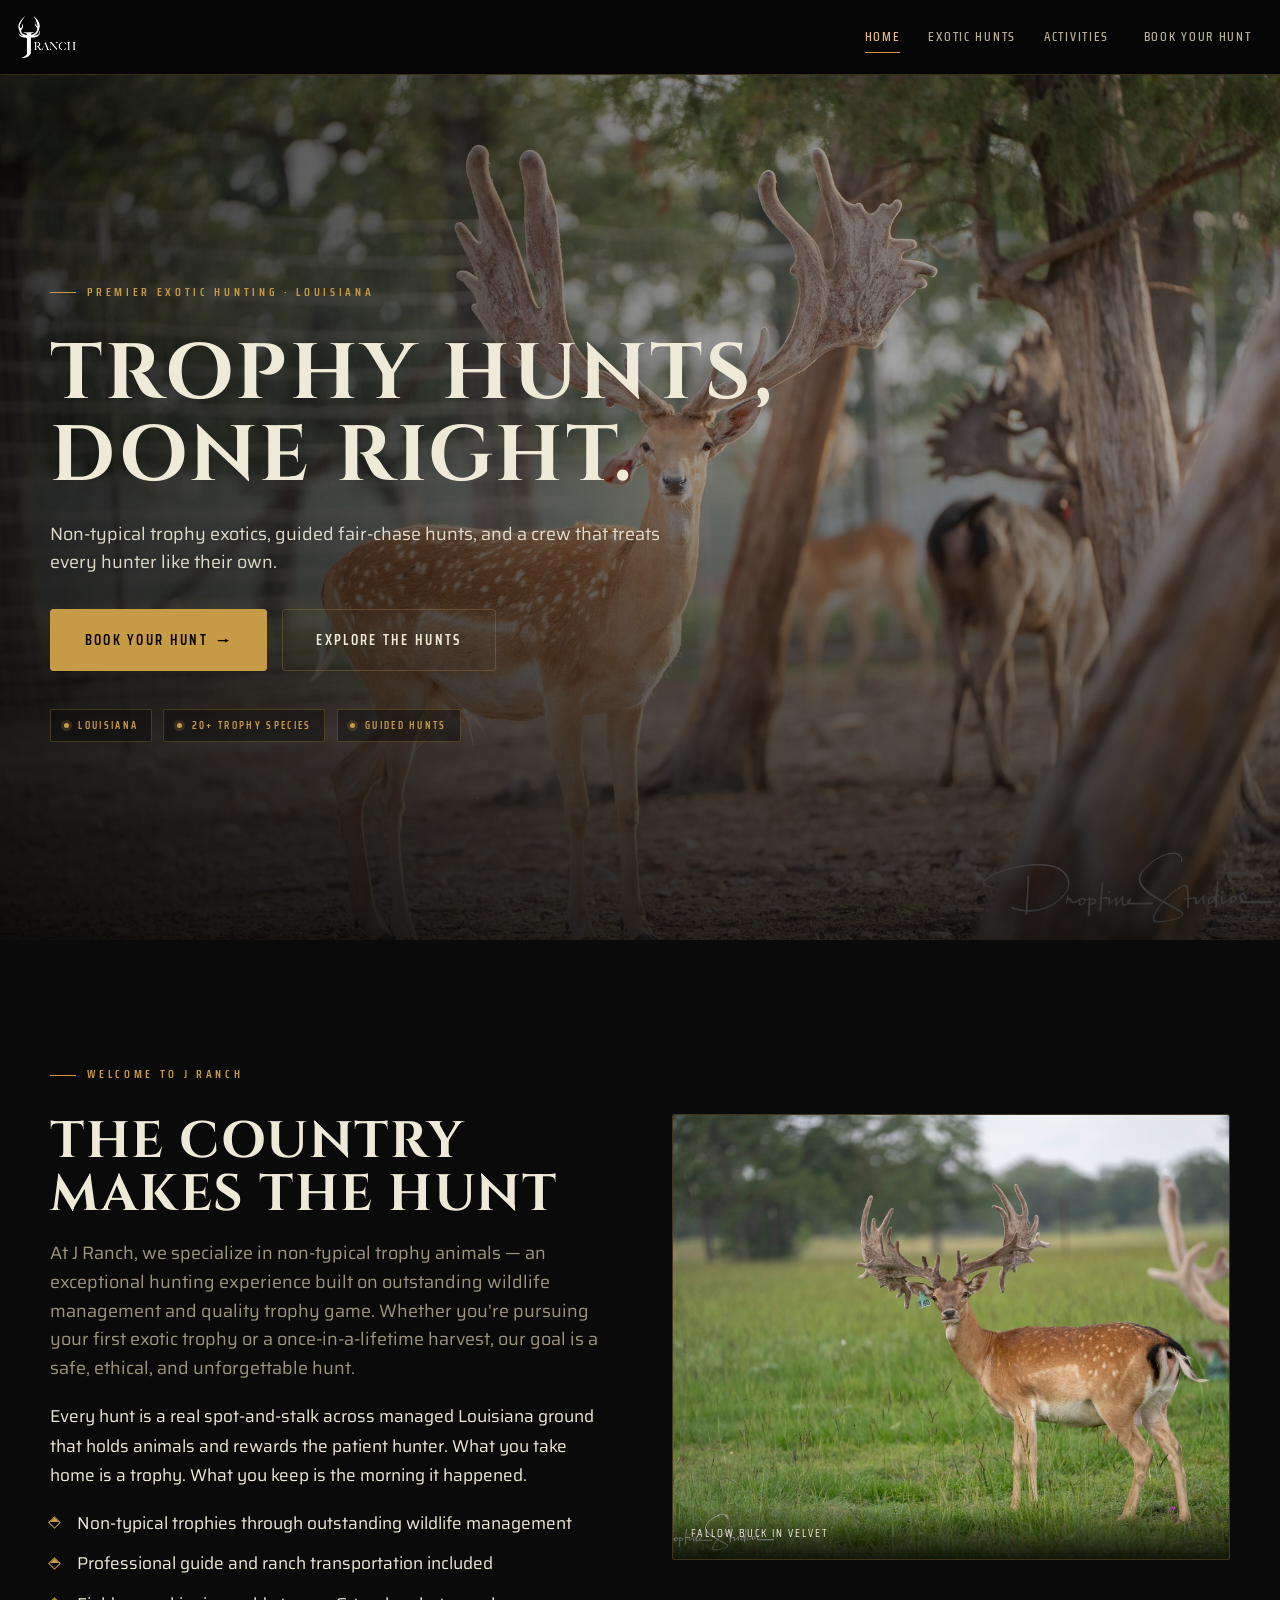
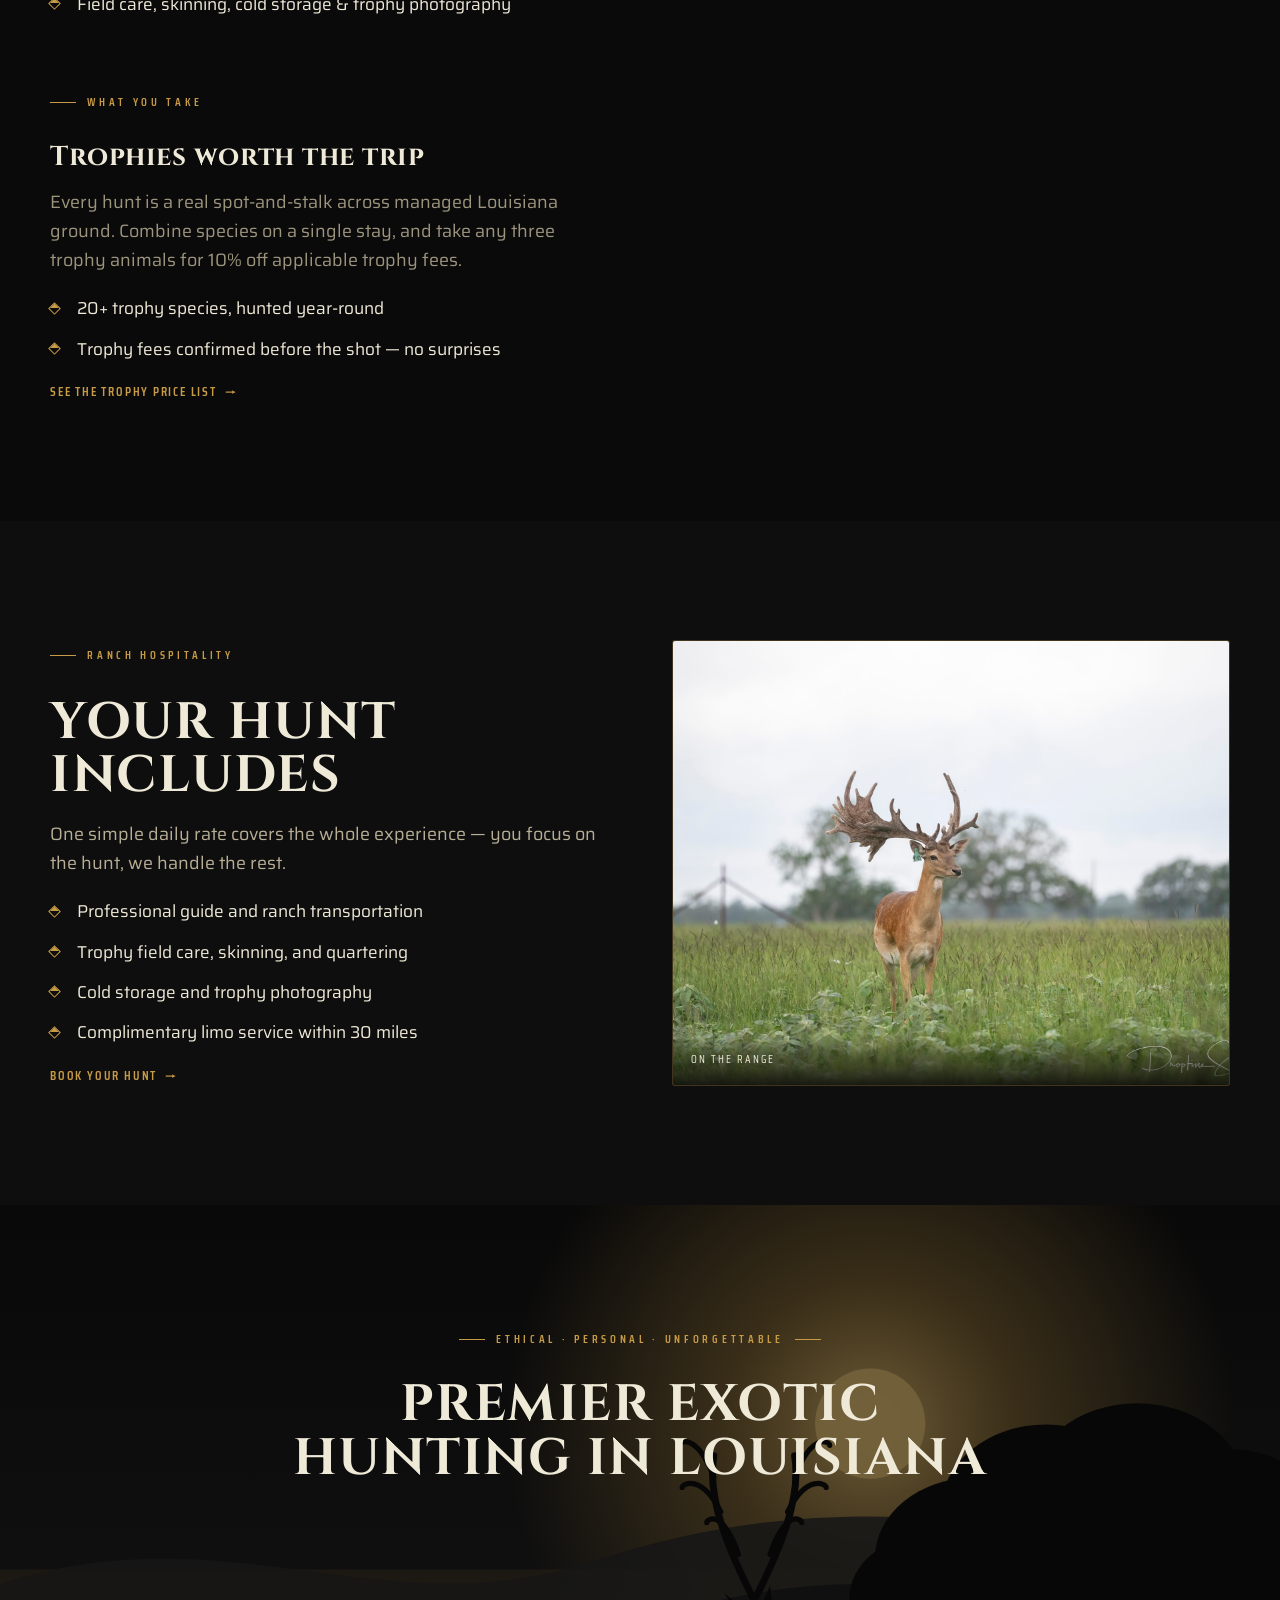
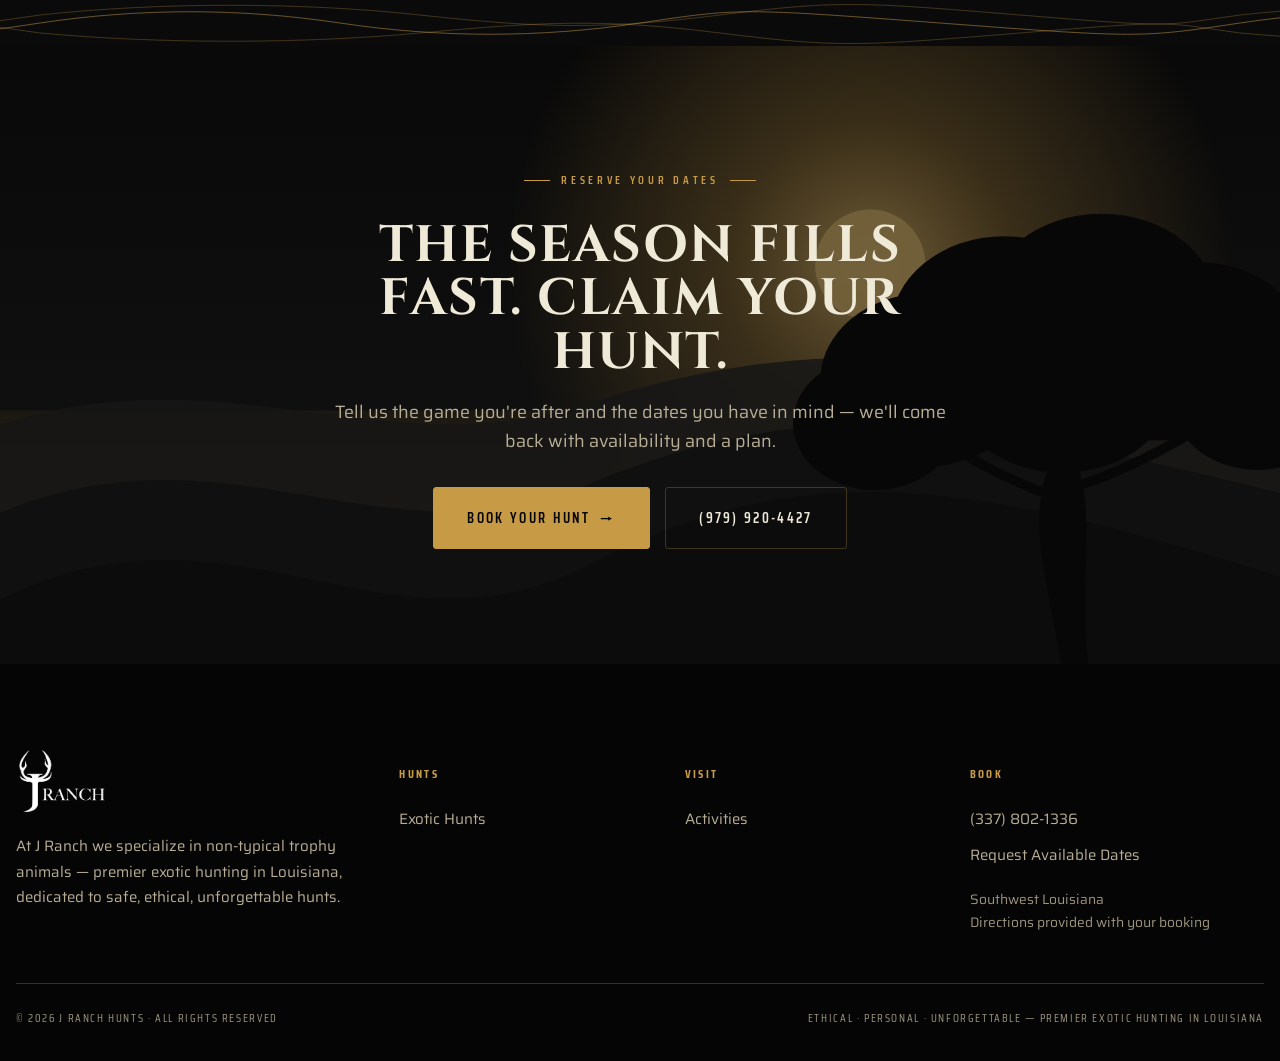
<file: index.html>
<!DOCTYPE html>
<html lang="en">
<head>
<meta charset="utf-8">
<meta name="viewport" content="width=device-width, initial-scale=1, viewport-fit=cover">
<title>Premier Exotic Hunts · J Ranch</title>
<meta name="description" content="Premier exotic hunting in Louisiana — 20+ trophy species hunted year-round with professional guides. Ethical, personal, unforgettable.">
<link rel="preconnect" href="https://fonts.googleapis.com">
<link rel="preconnect" href="https://fonts.gstatic.com" crossorigin>
<link href="https://fonts.googleapis.com/css2?family=Cinzel:wght@400;600;700&family=Saira+Condensed:wght@400;500;600;700&family=Saira:wght@300;400;500;600&display=swap" rel="stylesheet">
<link rel="stylesheet" href="styles.css">
<link rel="icon" type="image/png" href="images/favicon.png">
</head>
<body>
<a class="skip" href="#main">Skip to content</a><header class="site-header">
<div class="wrap-wide nav">
  <a class="brand" href="index.html"><img class="brand-logo" src="images/jranch-logo.png" alt="J Ranch — Premier Exotic Hunts"></a>
  <nav id="nav-links" class="nav-links" aria-label="Primary"><a href="index.html" aria-current="page">Home</a><a href="exotics.html">Exotic Hunts</a><a href="activities.html">Activities</a><a class="btn nav-cta" href="contact.html">Book Your Hunt</a></nav>
  <button class="nav-toggle" aria-label="Menu" aria-controls="nav-links" aria-expanded="false">
    <span></span><span></span><span></span></button>
</div>
</header><main id="main">
<section class="hero home">
  <div class="scene"><img src="images/fallow-cedars.jpg" alt="Fallow buck in velvet under the cedars at first light"></div>
  <div class="hero-veil"></div>
  <div class="wrap hero-inner" data-reveal>
    <p class="eyebrow" style="color:var(--brass)">Premier Exotic Hunting · Louisiana</p>
    <h1 class="display h1" style="margin-top:1.2rem">Trophy hunts, done right.</h1>
    <p class="lead" style="margin-top:1.4rem">Non-typical trophy exotics, guided fair-chase hunts, and a crew that treats every hunter like their own.</p>
    <div class="hero-cta">
      <a class="btn lg" href="contact.html">Book Your Hunt <span class="arw">→</span></a>
      <a class="btn ghost lg" href="exotics.html">Explore the Hunts</a>
    </div>
    <div style="display:flex;gap:.7rem;flex-wrap:wrap;margin-top:2.4rem">
      <span class="tag"><span class="dot"></span>Louisiana</span>
      <span class="tag"><span class="dot"></span>20+ Trophy Species</span>
      <span class="tag"><span class="dot"></span>Guided Hunts</span>
    </div>
  </div>
</section>

<section class="section">
  <div class="wrap">
    <div class="split">
      <div class="stack" data-reveal>
        <p class="eyebrow">Welcome to J Ranch</p>
        <h2 class="display h2">The country makes the hunt</h2>
        <p class="lead">At J Ranch, we specialize in non-typical trophy animals — an exceptional hunting experience built on outstanding wildlife management and quality trophy game. Whether you're pursuing your first exotic trophy or a once-in-a-lifetime harvest, our goal is a safe, ethical, and unforgettable hunt.</p>
        <p>Every hunt is a real spot-and-stalk across managed Louisiana ground that holds animals and rewards the patient hunter. What you take home is a trophy. What you keep is the morning it happened.</p>
        <ul class="ticks">
          <li>Non-typical trophies through outstanding wildlife management</li>
          <li>Professional guide and ranch transportation included</li>
          <li>Field care, skinning, cold storage &amp; trophy photography</li>
        </ul>
        
      </div>
      <div class="split-media" data-reveal data-delay="120"><img src="images/fallow-broadside.jpg" alt="Spotted fallow buck broadside in the pasture" loading="lazy"><div class="cap">Fallow buck in velvet</div></div>
      <div class="stack" data-reveal data-delay="120">
        <p class="eyebrow">What You Take</p>
        <h3 class="display h3">Trophies worth the trip</h3>
        <p class="lead">Every hunt is a real spot-and-stalk across managed Louisiana ground. Combine species on a single stay, and take any three trophy animals for 10% off applicable trophy fees.</p>
        <ul class="ticks">
          <li>20+ trophy species, hunted year-round</li>
          <li>Trophy fees confirmed before the shot &mdash; no surprises</li>
        </ul>
        <a class="textlink" href="exotics.html">See the Trophy Price List <span class="arw">&rarr;</span></a>
      </div>
    </div>
  </div>
</section>

<section class="section on-dark">
  <div class="wrap">
    <div class="split reverse">
      <div class="stack" data-reveal>
        <p class="eyebrow">Ranch Hospitality</p>
        <h2 class="display h2">Your hunt includes</h2>
        <p class="lead">One simple daily rate covers the whole experience &mdash; you focus on the hunt, we handle the rest.</p>
        <ul class="ticks">
          <li>Professional guide and ranch transportation</li>
          <li>Trophy field care, skinning, and quartering</li>
          <li>Cold storage and trophy photography</li>
          <li>Complimentary limo service within 30 miles</li>
        </ul>
        <a class="textlink" href="contact.html">Book Your Hunt <span class="arw">&rarr;</span></a>
      </div>
      <div class="split-media" data-reveal data-delay="120"><img src="images/fallow-pasture.jpg" alt="Fallow buck standing in an open green pasture" loading="lazy"><div class="cap">On the range</div>
      </div>
    </div>
  </div>
</section>



<section class="section on-ink cta-band">
  <div class="scene"><svg viewBox="0 0 1440 820" preserveAspectRatio="xMidYMid slice" xmlns="http://www.w3.org/2000/svg" role="img" aria-hidden="true"><defs>
  <linearGradient id="skybuckdusk" x1="0" y1="0" x2="0" y2="1"><stop offset="0" stop-color="#0d0d0d"/><stop offset="0.5" stop-color="#1a1a1a"/><stop offset="0.78" stop-color="#7d5e2b"/><stop offset="1" stop-color="#c79a46"/></linearGradient>
  <radialGradient id="sunbuckdusk" cx="0.5" cy="0.5" r="0.5">
    <stop offset="0" stop-color="#e0bd72" stop-opacity="0.95"/>
    <stop offset="0.4" stop-color="#c79a46" stop-opacity="0.5"/>
    <stop offset="1" stop-color="#c79a46" stop-opacity="0"/>
  </radialGradient>
  <linearGradient id="hazebuckdusk" x1="0" y1="0" x2="0" y2="1">
    <stop offset="0" stop-color="#c79a46" stop-opacity="0.14"/>
    <stop offset="1" stop-color="#c79a46" stop-opacity="0"/>
  </linearGradient>
</defs><rect width="1440" height="820" fill="url(#skybuckdusk)"/><circle cx="979" cy="246" r="410" fill="url(#sunbuckdusk)"/><circle cx="979" cy="246" r="62" fill="#e0bd72" fill-opacity="0.9"/><rect x="0" y="410" width="1440" height="180" fill="url(#hazebuckdusk)"/><path d="M0,426 C 259,344 432,476 662,402 S 1066,336 1440,410 L 1440,820 L0,820 Z" fill="#272727" fill-opacity="0.85"/><path d="M0,525 C 259,418 432,589 662,493 S 1066,408 1440,503 L 1440,820 L0,820 Z" fill="#1c1c1c" fill-opacity="0.95"/><path d="M0,623 C 259,492 432,702 662,584 S 1066,479 1440,597 L 1440,820 L0,820 Z" fill="#131313" fill-opacity="1.0"/><g><rect x="623.1" y="614.3" width="11.9" height="98.8" rx="4.0" fill="#0a0a0a"/><rect x="654.8" y="614.3" width="11.9" height="98.8" rx="4.0" fill="#0a0a0a"/><rect x="773.4" y="614.3" width="11.9" height="98.8" rx="4.0" fill="#0a0a0a"/><rect x="805.0" y="614.3" width="11.9" height="98.8" rx="4.0" fill="#0a0a0a"/><ellipse cx="720.0" cy="590.5" rx="106.7" ry="47.4" fill="#0a0a0a"/><ellipse cx="640.9" cy="590.5" rx="39.5" ry="43.5" fill="#0a0a0a"/><path d="M 799.1,566.8 L 834.7,491.7 L 862.3,499.6 L 830.7,594.5 Z" fill="#0a0a0a"/><ellipse cx="850.5" cy="483.8" rx="29.7" ry="21.7" fill="#0a0a0a"/><path d="M 870.2,471.9 L 909.8,487.8 L 905.8,503.6 L 866.3,499.6 Z" fill="#0a0a0a"/><path d="M 834.7,468.0 L 814.9,436.4 L 838.6,456.1 Z" fill="#0a0a0a"/><path d="M 850.5,464.0 L 866.3,428.5 L 870.2,460.1 Z" fill="#0a0a0a"/><path d="M 617.2,566.8 L 593.5,531.2 L 609.3,590.5 Z" fill="#0a0a0a"/><path d="M 842.6,456.1 C 878.1,388.9 901.9,329.6 894.0,282.2" stroke="#0a0a0a" stroke-width="7.9" fill="none" stroke-linecap="round"/><path d="M 866.3,392.9 C 884.1,341.5 901.9,353.3 901.9,357.3" stroke="#0a0a0a" stroke-width="5.9" fill="none" stroke-linecap="round"/><path d="M 886.0,345.4 C 907.8,301.9 929.5,313.8 929.5,317.8" stroke="#0a0a0a" stroke-width="5.9" fill="none" stroke-linecap="round"/><path d="M 894.0,305.9 C 913.7,254.5 933.5,266.4 933.5,270.3" stroke="#0a0a0a" stroke-width="5.9" fill="none" stroke-linecap="round"/><path d="M 854.4,456.1 C 818.8,388.9 795.1,329.6 803.0,282.2" stroke="#0a0a0a" stroke-width="7.9" fill="none" stroke-linecap="round"/><path d="M 830.7,392.9 C 812.9,341.5 795.1,353.3 795.1,357.3" stroke="#0a0a0a" stroke-width="5.9" fill="none" stroke-linecap="round"/><path d="M 810.9,345.4 C 789.2,301.9 767.4,313.8 767.4,317.8" stroke="#0a0a0a" stroke-width="5.9" fill="none" stroke-linecap="round"/><path d="M 803.0,305.9 C 783.3,254.5 763.5,266.4 763.5,270.3" stroke="#0a0a0a" stroke-width="5.9" fill="none" stroke-linecap="round"/></g><g><path d="M 1220.0,516.6 C 1156.4,492.0 1094.9,459.2 1049.8,397.7" stroke="#0a0a0a" stroke-width="10.2" fill="none" stroke-linecap="round"/><path d="M 1256.9,508.4 C 1328.6,483.8 1398.3,442.8 1451.6,397.7" stroke="#0a0a0a" stroke-width="10.2" fill="none" stroke-linecap="round"/><path d="M 1238.4,500.2 C 1226.1,418.2 1242.5,356.7 1238.4,303.4" stroke="#0a0a0a" stroke-width="9.2" fill="none" stroke-linecap="round"/><path d="M 1238.4,705.2 C 1226.1,623.2 1205.6,561.7 1217.9,508.4 C 1230.2,459.2 1250.7,459.2 1258.9,504.3 C 1271.2,557.6 1254.8,623.2 1267.1,705.2 Z" fill="#0a0a0a"/><ellipse cx="1094.9" cy="397.7" rx="110.7" ry="90.8" fill="#0a0a0a"/><ellipse cx="1176.9" cy="344.4" rx="118.9" ry="97.5" fill="#0a0a0a"/><ellipse cx="1279.4" cy="323.9" rx="123.0" ry="100.9" fill="#0a0a0a"/><ellipse cx="1381.9" cy="364.9" rx="110.7" ry="90.8" fill="#0a0a0a"/><ellipse cx="1443.4" cy="418.2" rx="90.2" ry="74.0" fill="#0a0a0a"/><ellipse cx="1041.6" cy="442.8" rx="86.1" ry="70.6" fill="#0a0a0a"/><ellipse cx="1238.4" cy="397.7" rx="118.9" ry="97.5" fill="#0a0a0a"/><ellipse cx="1336.8" cy="377.2" rx="102.5" ry="84.0" fill="#0a0a0a"/></g><rect x="0" y="705" width="1440" height="115" fill="#0a0a0a"/></svg></div>
  <div class="wrap inner" data-reveal>
    <p class="eyebrow center">Ethical &middot; Personal &middot; Unforgettable</p>
    <h2 class="display h2" style="margin:1rem auto 0;max-width:22ch">Premier exotic hunting in Louisiana</h2>
  </div>
</section>

<div class="contour" aria-hidden="true"></div>
<section class="section on-ink cta-band">
  <div class="scene"><svg viewBox="0 0 1440 820" preserveAspectRatio="xMidYMid slice" xmlns="http://www.w3.org/2000/svg" role="img" aria-hidden="true"><defs>
  <linearGradient id="skyridgedusk" x1="0" y1="0" x2="0" y2="1"><stop offset="0" stop-color="#0d0d0d"/><stop offset="0.5" stop-color="#1a1a1a"/><stop offset="0.78" stop-color="#7d5e2b"/><stop offset="1" stop-color="#c79a46"/></linearGradient>
  <radialGradient id="sunridgedusk" cx="0.5" cy="0.5" r="0.5">
    <stop offset="0" stop-color="#e0bd72" stop-opacity="0.95"/>
    <stop offset="0.4" stop-color="#c79a46" stop-opacity="0.5"/>
    <stop offset="1" stop-color="#c79a46" stop-opacity="0"/>
  </radialGradient>
  <linearGradient id="hazeridgedusk" x1="0" y1="0" x2="0" y2="1">
    <stop offset="0" stop-color="#c79a46" stop-opacity="0.14"/>
    <stop offset="1" stop-color="#c79a46" stop-opacity="0"/>
  </linearGradient>
</defs><rect width="1440" height="820" fill="url(#skyridgedusk)"/><circle cx="979" cy="246" r="410" fill="url(#sunridgedusk)"/><circle cx="979" cy="246" r="62" fill="#e0bd72" fill-opacity="0.9"/><rect x="0" y="410" width="1440" height="180" fill="url(#hazeridgedusk)"/><path d="M0,426 C 259,344 432,476 662,402 S 1066,336 1440,410 L 1440,820 L0,820 Z" fill="#272727" fill-opacity="0.85"/><path d="M0,525 C 259,418 432,589 662,493 S 1066,408 1440,503 L 1440,820 L0,820 Z" fill="#1c1c1c" fill-opacity="0.95"/><path d="M0,623 C 259,492 432,702 662,584 S 1066,479 1440,597 L 1440,820 L0,820 Z" fill="#131313" fill-opacity="1.0"/><g><path d="M 1175.4,503.1 C 1107.3,476.8 1041.5,441.6 993.1,375.7" stroke="#0a0a0a" stroke-width="11.0" fill="none" stroke-linecap="round"/><path d="M 1215.0,494.3 C 1291.8,468.0 1366.5,424.1 1423.6,375.7" stroke="#0a0a0a" stroke-width="11.0" fill="none" stroke-linecap="round"/><path d="M 1195.2,485.6 C 1182.0,397.7 1199.6,331.8 1195.2,274.7" stroke="#0a0a0a" stroke-width="9.9" fill="none" stroke-linecap="round"/><path d="M 1195.2,705.2 C 1182.0,617.3 1160.1,551.5 1173.2,494.3 C 1186.4,441.6 1208.4,441.6 1217.2,490.0 C 1230.3,547.1 1212.8,617.3 1226.0,705.2 Z" fill="#0a0a0a"/><ellipse cx="1041.5" cy="375.7" rx="118.6" ry="97.3" fill="#0a0a0a"/><ellipse cx="1129.3" cy="318.6" rx="127.4" ry="104.5" fill="#0a0a0a"/><ellipse cx="1239.1" cy="296.7" rx="131.8" ry="108.1" fill="#0a0a0a"/><ellipse cx="1349.0" cy="340.6" rx="118.6" ry="97.3" fill="#0a0a0a"/><ellipse cx="1414.8" cy="397.7" rx="96.6" ry="79.2" fill="#0a0a0a"/><ellipse cx="984.3" cy="424.1" rx="92.2" ry="75.6" fill="#0a0a0a"/><ellipse cx="1195.2" cy="375.7" rx="127.4" ry="104.5" fill="#0a0a0a"/><ellipse cx="1300.6" cy="353.8" rx="109.8" ry="90.1" fill="#0a0a0a"/></g><rect x="0" y="705" width="1440" height="115" fill="#0a0a0a"/></svg></div>
  <div class="wrap inner" data-reveal>
    <p class="eyebrow center">Reserve Your Dates</p>
    <h2 class="display h2" style="margin:1rem auto 1.2rem;max-width:18ch">The season fills fast. Claim your hunt.</h2>
    <p class="lead" style="max-width:52ch;margin:0 auto 2rem">Tell us the game you're after and the dates you have in mind — we'll come back with availability and a plan.</p>
    <div style="display:flex;gap:.9rem;justify-content:center;flex-wrap:wrap">
      <a class="btn lg" href="contact.html">Book Your Hunt <span class="arw">→</span></a>
      <a class="btn ghost lg" href="tel:+19799204427">(979) 920-4427</a>
    </div>
  </div>
</section>
</main><footer class="site-footer">
<div class="wrap-wide">
  <div class="footer-top">
    <div class="footer-about">
      <a class="brand" href="index.html"><img class="brand-logo" src="images/jranch-logo.png" alt="J Ranch — Premier Exotic Hunts"></a>
      <p>At J Ranch we specialize in non-typical trophy animals — premier exotic
         hunting in Louisiana, dedicated to safe, ethical, unforgettable hunts.</p>
    </div>
    <div class="footer-col"><h5>Hunts</h5><a href="exotics.html">Exotic Hunts</a></div>
    <div class="footer-col"><h5>Visit</h5><a href="activities.html">Activities</a></div>
    <div class="footer-col"><h5>Book</h5>
      <a href="tel:+13378021336">(337) 802-1336</a>
      <a href="contact.html">Request Available Dates</a>
      <p style="margin:.9rem 0 0;color:var(--stone-dk);font-size:.86rem">Southwest Louisiana<br>Directions provided with your booking</p>
    </div>
  </div>
  <div class="footer-bottom">
    <span>© 2026 J Ranch Hunts · All rights reserved</span>
    <span>Ethical · Personal · Unforgettable — premier exotic hunting in Louisiana</span>
  </div>
</div>
</footer>
<script src="main.js"></script>
</body></html>
</file>
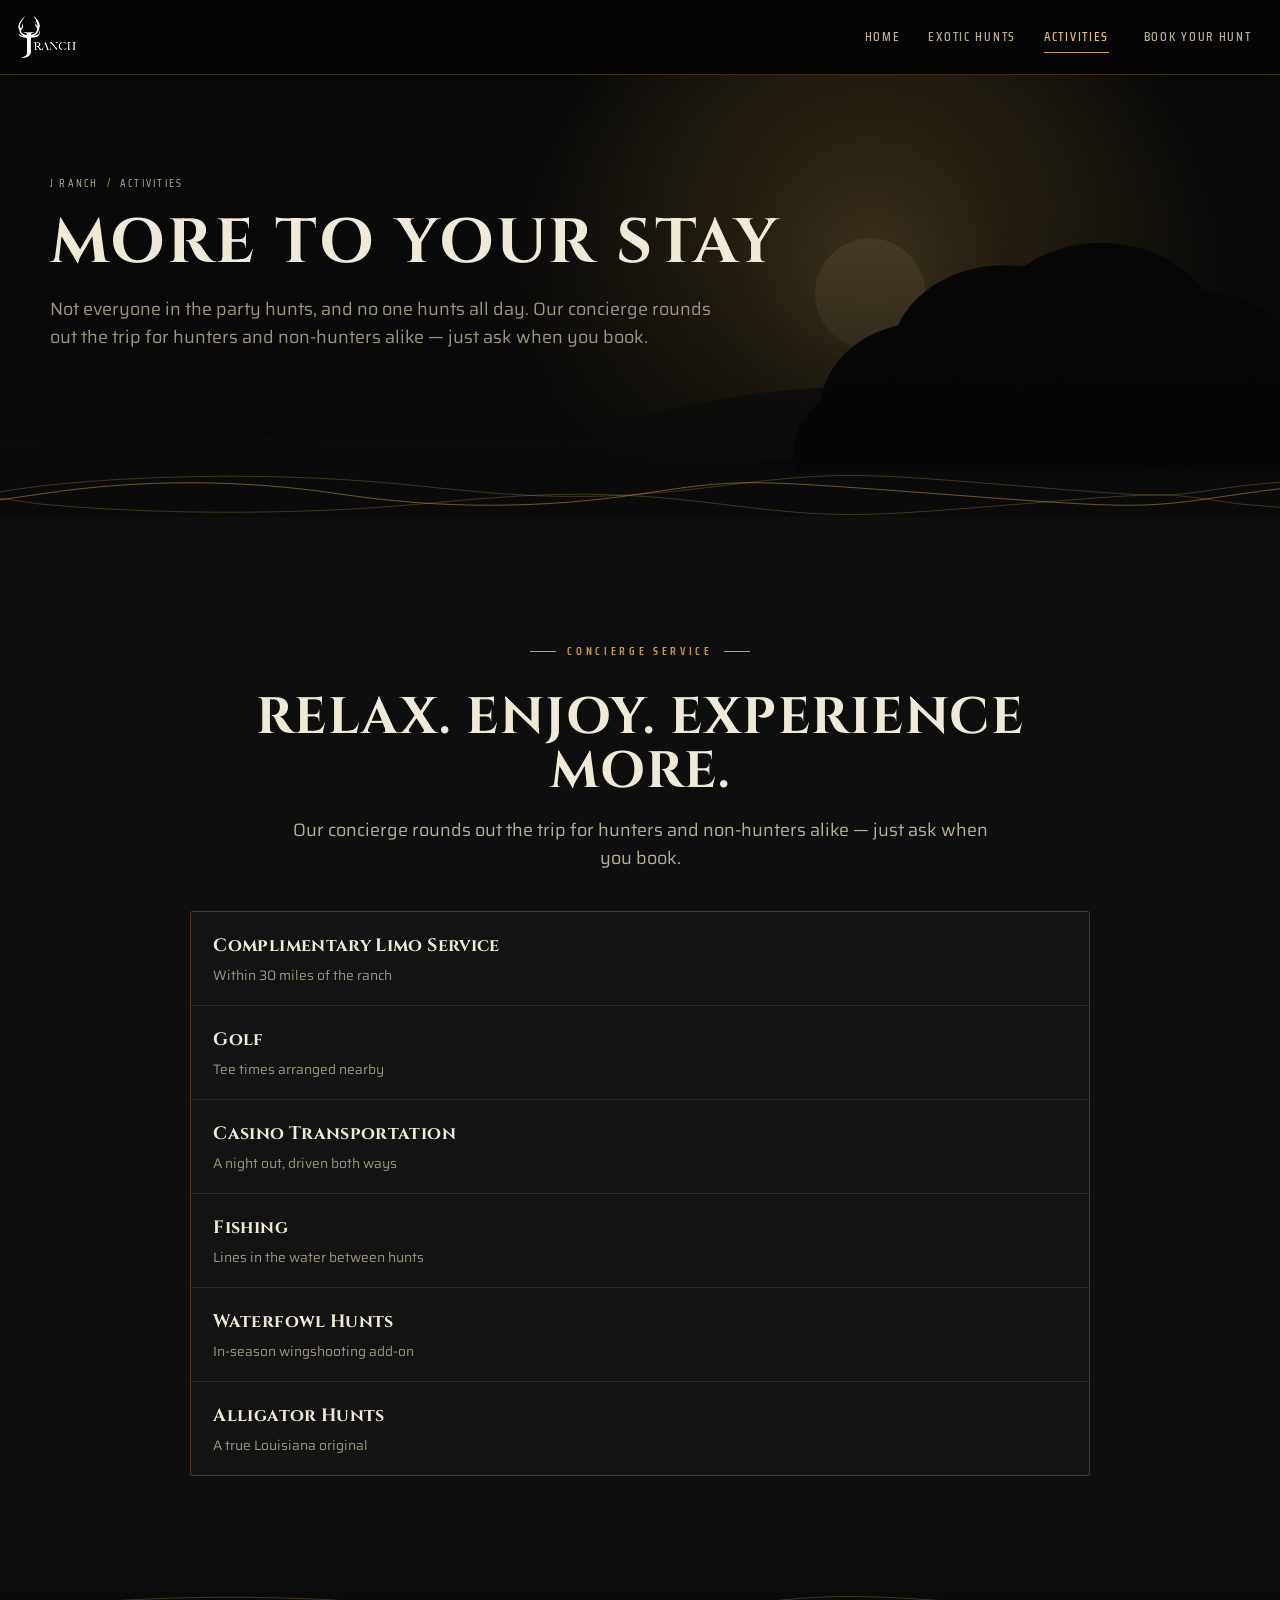
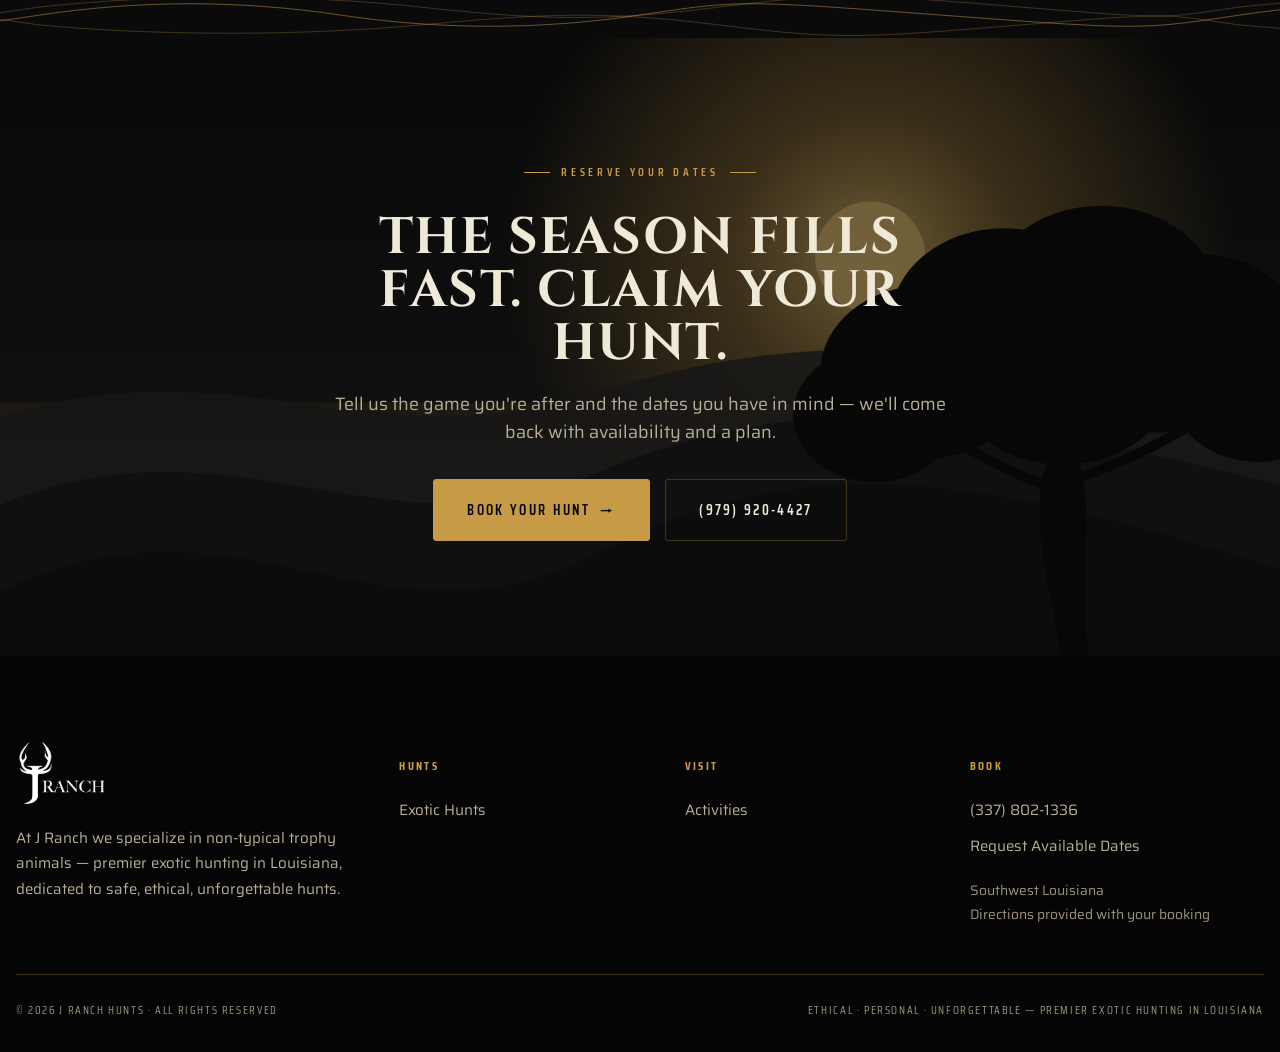
<file: activities.html>
<!DOCTYPE html>
<html lang="en">
<head>
<meta charset="utf-8">
<meta name="viewport" content="width=device-width, initial-scale=1, viewport-fit=cover">
<title>Activities · J Ranch</title>
<meta name="description" content="Concierge service at J Ranch — complimentary limo, golf, casino transportation, fishing, waterfowl hunts, and alligator hunts. Premier exotic hunting in Louisiana.">
<link rel="preconnect" href="https://fonts.googleapis.com">
<link rel="preconnect" href="https://fonts.gstatic.com" crossorigin>
<link href="https://fonts.googleapis.com/css2?family=Cinzel:wght@400;600;700&family=Saira+Condensed:wght@400;500;600;700&family=Saira:wght@300;400;500;600&display=swap" rel="stylesheet">
<link rel="stylesheet" href="styles.css">
<link rel="icon" type="image/png" href="images/favicon.png">
</head>
<body>
<a class="skip" href="#main">Skip to content</a><header class="site-header">
<div class="wrap-wide nav">
  <a class="brand" href="index.html"><img class="brand-logo" src="images/jranch-logo.png" alt="J Ranch — Premier Exotic Hunts"></a>
  <nav id="nav-links" class="nav-links" aria-label="Primary"><a href="index.html">Home</a><a href="exotics.html">Exotic Hunts</a><a href="activities.html" aria-current="page">Activities</a><a class="btn nav-cta" href="contact.html">Book Your Hunt</a></nav>
  <button class="nav-toggle" aria-label="Menu" aria-controls="nav-links" aria-expanded="false">
    <span></span><span></span><span></span></button>
</div>
</header><main id="main"><section class="pagehero">
  <div class="scene"><svg viewBox="0 0 1440 820" preserveAspectRatio="xMidYMid slice" xmlns="http://www.w3.org/2000/svg" role="img" aria-hidden="true"><defs>
  <linearGradient id="skyridgedawn" x1="0" y1="0" x2="0" y2="1"><stop offset="0" stop-color="#0d0d0d"/><stop offset="0.52" stop-color="#191919"/><stop offset="0.8" stop-color="#6f5629"/><stop offset="1" stop-color="#c99f49"/></linearGradient>
  <radialGradient id="sunridgedawn" cx="0.5" cy="0.5" r="0.5">
    <stop offset="0" stop-color="#e0bd72" stop-opacity="0.95"/>
    <stop offset="0.4" stop-color="#c79a46" stop-opacity="0.5"/>
    <stop offset="1" stop-color="#c79a46" stop-opacity="0"/>
  </radialGradient>
  <linearGradient id="hazeridgedawn" x1="0" y1="0" x2="0" y2="1">
    <stop offset="0" stop-color="#c79a46" stop-opacity="0.14"/>
    <stop offset="1" stop-color="#c79a46" stop-opacity="0"/>
  </linearGradient>
</defs><rect width="1440" height="820" fill="url(#skyridgedawn)"/><circle cx="979" cy="246" r="410" fill="url(#sunridgedawn)"/><circle cx="979" cy="246" r="62" fill="#e0bd72" fill-opacity="0.9"/><rect x="0" y="410" width="1440" height="180" fill="url(#hazeridgedawn)"/><path d="M0,426 C 259,344 432,476 662,402 S 1066,336 1440,410 L 1440,820 L0,820 Z" fill="#272727" fill-opacity="0.85"/><path d="M0,525 C 259,418 432,589 662,493 S 1066,408 1440,503 L 1440,820 L0,820 Z" fill="#1c1c1c" fill-opacity="0.95"/><path d="M0,623 C 259,492 432,702 662,584 S 1066,479 1440,597 L 1440,820 L0,820 Z" fill="#131313" fill-opacity="1.0"/><g><path d="M 1175.4,503.1 C 1107.3,476.8 1041.5,441.6 993.1,375.7" stroke="#0a0a0a" stroke-width="11.0" fill="none" stroke-linecap="round"/><path d="M 1215.0,494.3 C 1291.8,468.0 1366.5,424.1 1423.6,375.7" stroke="#0a0a0a" stroke-width="11.0" fill="none" stroke-linecap="round"/><path d="M 1195.2,485.6 C 1182.0,397.7 1199.6,331.8 1195.2,274.7" stroke="#0a0a0a" stroke-width="9.9" fill="none" stroke-linecap="round"/><path d="M 1195.2,705.2 C 1182.0,617.3 1160.1,551.5 1173.2,494.3 C 1186.4,441.6 1208.4,441.6 1217.2,490.0 C 1230.3,547.1 1212.8,617.3 1226.0,705.2 Z" fill="#0a0a0a"/><ellipse cx="1041.5" cy="375.7" rx="118.6" ry="97.3" fill="#0a0a0a"/><ellipse cx="1129.3" cy="318.6" rx="127.4" ry="104.5" fill="#0a0a0a"/><ellipse cx="1239.1" cy="296.7" rx="131.8" ry="108.1" fill="#0a0a0a"/><ellipse cx="1349.0" cy="340.6" rx="118.6" ry="97.3" fill="#0a0a0a"/><ellipse cx="1414.8" cy="397.7" rx="96.6" ry="79.2" fill="#0a0a0a"/><ellipse cx="984.3" cy="424.1" rx="92.2" ry="75.6" fill="#0a0a0a"/><ellipse cx="1195.2" cy="375.7" rx="127.4" ry="104.5" fill="#0a0a0a"/><ellipse cx="1300.6" cy="353.8" rx="109.8" ry="90.1" fill="#0a0a0a"/></g><rect x="0" y="705" width="1440" height="115" fill="#0a0a0a"/></svg></div>
  <div class="hero-veil"></div>
  <div class="wrap pagehero-inner" data-reveal>
    <p class="crumbs"><a href="index.html">J Ranch</a><span class="sep">/</span>Activities</p>
    <h1 class="display h1">More to your stay</h1>
    <p class="lead" style="margin-top:1.2rem;max-width:56ch">Not everyone in the party hunts, and no one hunts all day. Our concierge rounds out the trip for hunters and non-hunters alike &mdash; just ask when you book.</p>
  </div>
</section>


<div class="contour" aria-hidden="true"></div>
<section class="section on-dark">
  <div class="wrap" style="max-width:900px">
    <div class="center stack" style="margin-bottom:2.4rem" data-reveal>
      <p class="eyebrow center">Concierge Service</p>
      <h2 class="display h2">Relax. Enjoy. Experience more.</h2>
      <p class="lead measure center">Our concierge rounds out the trip for hunters and non-hunters alike — just ask when you book.</p>
    </div>
    <div class="rows" data-reveal style="--line-lt:rgba(199,154,70,.18)"><div class="row-item"><div class="rt"><strong>Complimentary Limo Service</strong><small>Within 30 miles of the ranch</small></div></div><div class="row-item"><div class="rt"><strong>Golf</strong><small>Tee times arranged nearby</small></div></div><div class="row-item"><div class="rt"><strong>Casino Transportation</strong><small>A night out, driven both ways</small></div></div><div class="row-item"><div class="rt"><strong>Fishing</strong><small>Lines in the water between hunts</small></div></div><div class="row-item"><div class="rt"><strong>Waterfowl Hunts</strong><small>In-season wingshooting add-on</small></div></div><div class="row-item"><div class="rt"><strong>Alligator Hunts</strong><small>A true Louisiana original</small></div></div></div>
  </div>
</section>



<div class="contour" aria-hidden="true"></div>
<section class="section on-ink cta-band">
  <div class="scene"><svg viewBox="0 0 1440 820" preserveAspectRatio="xMidYMid slice" xmlns="http://www.w3.org/2000/svg" role="img" aria-hidden="true"><defs>
  <linearGradient id="skyridgedusk" x1="0" y1="0" x2="0" y2="1"><stop offset="0" stop-color="#0d0d0d"/><stop offset="0.5" stop-color="#1a1a1a"/><stop offset="0.78" stop-color="#7d5e2b"/><stop offset="1" stop-color="#c79a46"/></linearGradient>
  <radialGradient id="sunridgedusk" cx="0.5" cy="0.5" r="0.5">
    <stop offset="0" stop-color="#e0bd72" stop-opacity="0.95"/>
    <stop offset="0.4" stop-color="#c79a46" stop-opacity="0.5"/>
    <stop offset="1" stop-color="#c79a46" stop-opacity="0"/>
  </radialGradient>
  <linearGradient id="hazeridgedusk" x1="0" y1="0" x2="0" y2="1">
    <stop offset="0" stop-color="#c79a46" stop-opacity="0.14"/>
    <stop offset="1" stop-color="#c79a46" stop-opacity="0"/>
  </linearGradient>
</defs><rect width="1440" height="820" fill="url(#skyridgedusk)"/><circle cx="979" cy="246" r="410" fill="url(#sunridgedusk)"/><circle cx="979" cy="246" r="62" fill="#e0bd72" fill-opacity="0.9"/><rect x="0" y="410" width="1440" height="180" fill="url(#hazeridgedusk)"/><path d="M0,426 C 259,344 432,476 662,402 S 1066,336 1440,410 L 1440,820 L0,820 Z" fill="#272727" fill-opacity="0.85"/><path d="M0,525 C 259,418 432,589 662,493 S 1066,408 1440,503 L 1440,820 L0,820 Z" fill="#1c1c1c" fill-opacity="0.95"/><path d="M0,623 C 259,492 432,702 662,584 S 1066,479 1440,597 L 1440,820 L0,820 Z" fill="#131313" fill-opacity="1.0"/><g><path d="M 1175.4,503.1 C 1107.3,476.8 1041.5,441.6 993.1,375.7" stroke="#0a0a0a" stroke-width="11.0" fill="none" stroke-linecap="round"/><path d="M 1215.0,494.3 C 1291.8,468.0 1366.5,424.1 1423.6,375.7" stroke="#0a0a0a" stroke-width="11.0" fill="none" stroke-linecap="round"/><path d="M 1195.2,485.6 C 1182.0,397.7 1199.6,331.8 1195.2,274.7" stroke="#0a0a0a" stroke-width="9.9" fill="none" stroke-linecap="round"/><path d="M 1195.2,705.2 C 1182.0,617.3 1160.1,551.5 1173.2,494.3 C 1186.4,441.6 1208.4,441.6 1217.2,490.0 C 1230.3,547.1 1212.8,617.3 1226.0,705.2 Z" fill="#0a0a0a"/><ellipse cx="1041.5" cy="375.7" rx="118.6" ry="97.3" fill="#0a0a0a"/><ellipse cx="1129.3" cy="318.6" rx="127.4" ry="104.5" fill="#0a0a0a"/><ellipse cx="1239.1" cy="296.7" rx="131.8" ry="108.1" fill="#0a0a0a"/><ellipse cx="1349.0" cy="340.6" rx="118.6" ry="97.3" fill="#0a0a0a"/><ellipse cx="1414.8" cy="397.7" rx="96.6" ry="79.2" fill="#0a0a0a"/><ellipse cx="984.3" cy="424.1" rx="92.2" ry="75.6" fill="#0a0a0a"/><ellipse cx="1195.2" cy="375.7" rx="127.4" ry="104.5" fill="#0a0a0a"/><ellipse cx="1300.6" cy="353.8" rx="109.8" ry="90.1" fill="#0a0a0a"/></g><rect x="0" y="705" width="1440" height="115" fill="#0a0a0a"/></svg></div>
  <div class="wrap inner" data-reveal>
    <p class="eyebrow center">Reserve Your Dates</p>
    <h2 class="display h2" style="margin:1rem auto 1.2rem;max-width:18ch">The season fills fast. Claim your hunt.</h2>
    <p class="lead" style="max-width:52ch;margin:0 auto 2rem">Tell us the game you're after and the dates you have in mind — we'll come back with availability and a plan.</p>
    <div style="display:flex;gap:.9rem;justify-content:center;flex-wrap:wrap">
      <a class="btn lg" href="contact.html">Book Your Hunt <span class="arw">→</span></a>
      <a class="btn ghost lg" href="tel:+19799204427">(979) 920-4427</a>
    </div>
  </div>
</section>
</main><footer class="site-footer">
<div class="wrap-wide">
  <div class="footer-top">
    <div class="footer-about">
      <a class="brand" href="index.html"><img class="brand-logo" src="images/jranch-logo.png" alt="J Ranch — Premier Exotic Hunts"></a>
      <p>At J Ranch we specialize in non-typical trophy animals — premier exotic
         hunting in Louisiana, dedicated to safe, ethical, unforgettable hunts.</p>
    </div>
    <div class="footer-col"><h5>Hunts</h5><a href="exotics.html">Exotic Hunts</a></div>
    <div class="footer-col"><h5>Visit</h5><a href="activities.html">Activities</a></div>
    <div class="footer-col"><h5>Book</h5>
      <a href="tel:+13378021336">(337) 802-1336</a>
      <a href="contact.html">Request Available Dates</a>
      <p style="margin:.9rem 0 0;color:var(--stone-dk);font-size:.86rem">Southwest Louisiana<br>Directions provided with your booking</p>
    </div>
  </div>
  <div class="footer-bottom">
    <span>© 2026 J Ranch Hunts · All rights reserved</span>
    <span>Ethical · Personal · Unforgettable — premier exotic hunting in Louisiana</span>
  </div>
</div>
</footer>
<script src="main.js"></script>
</body></html>
</file>
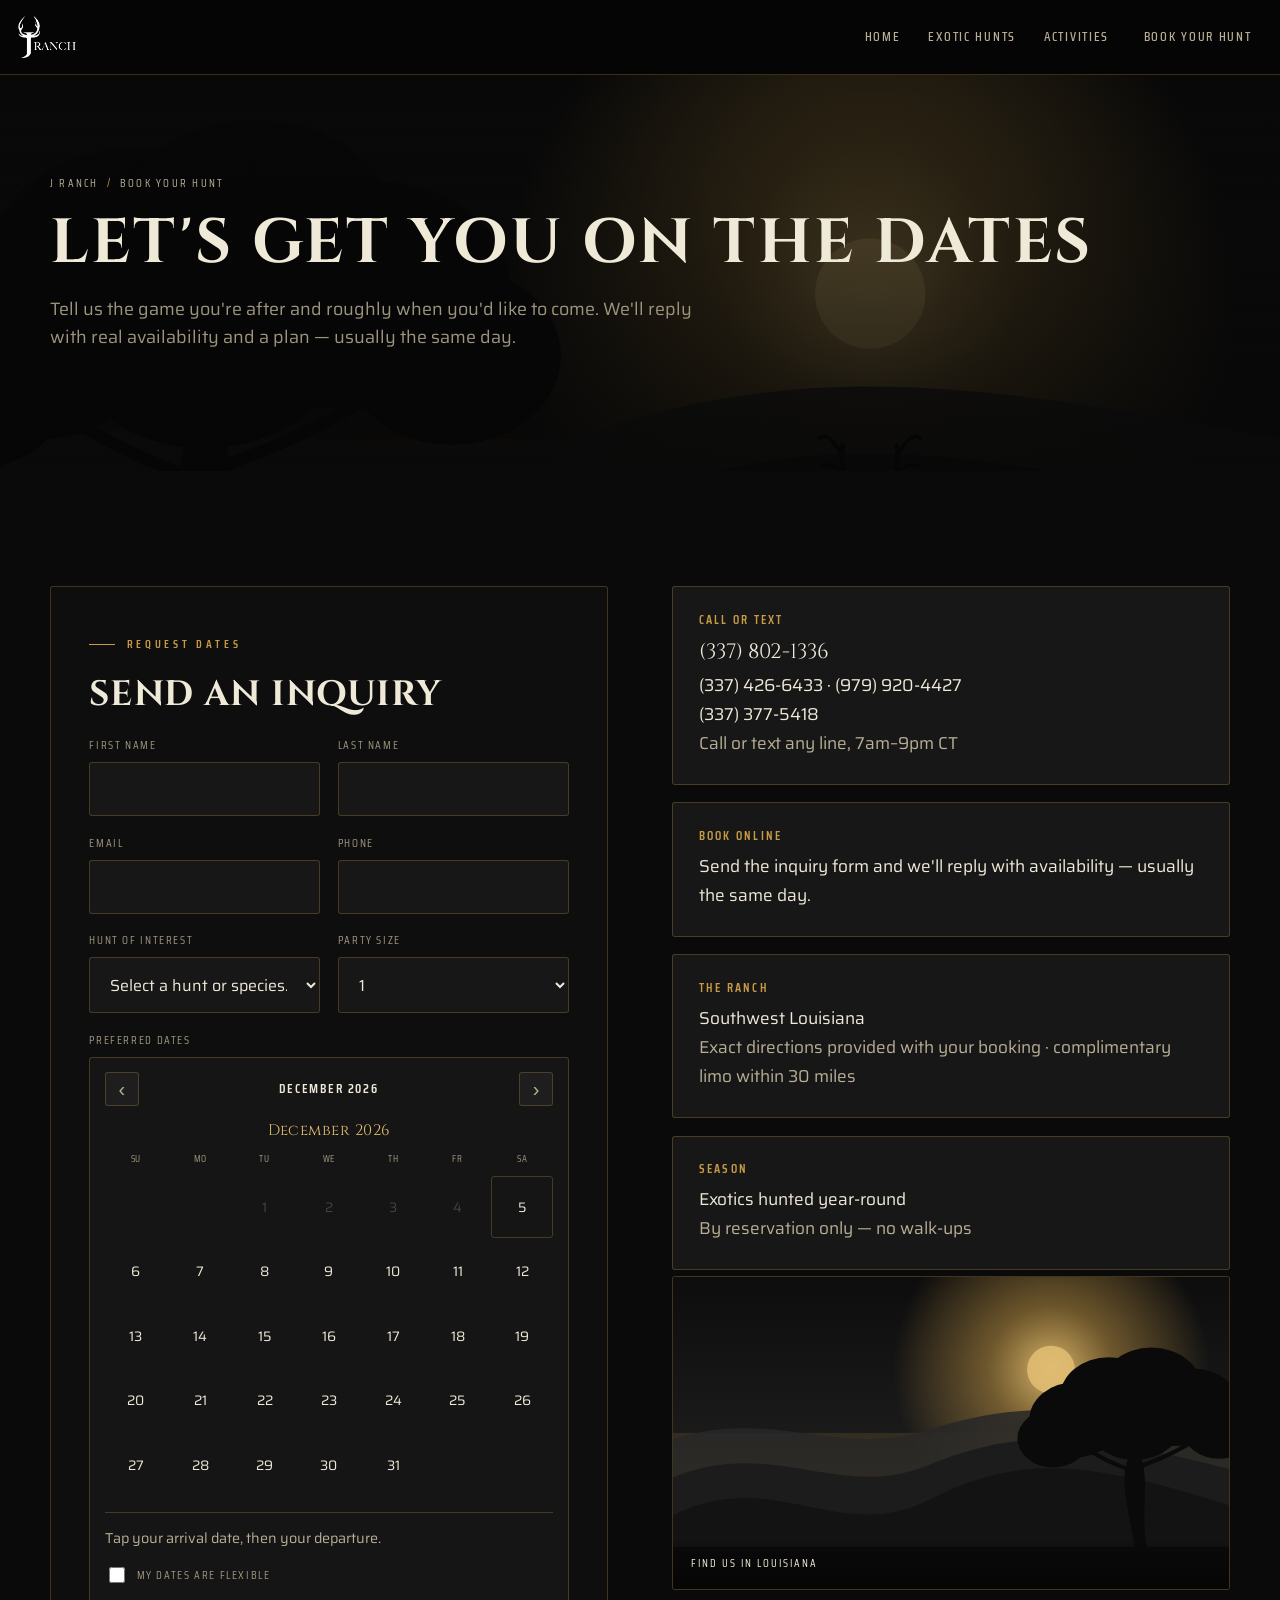
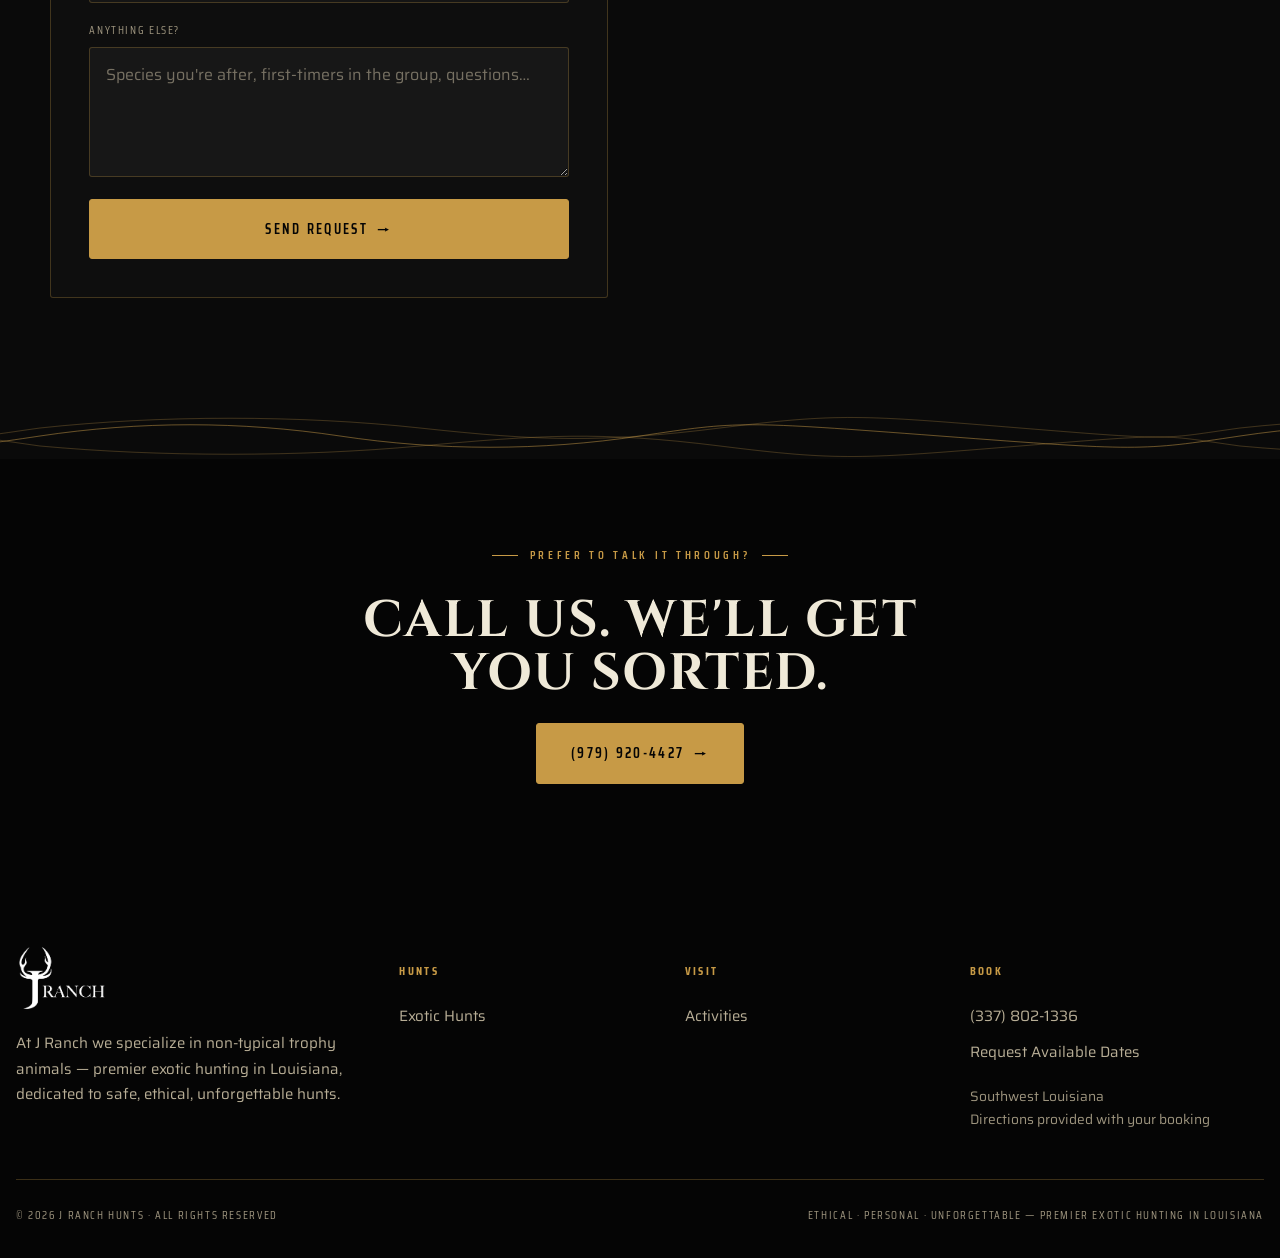
<file: contact.html>
<!DOCTYPE html>
<html lang="en">
<head>
<meta charset="utf-8">
<meta name="viewport" content="width=device-width, initial-scale=1, viewport-fit=cover">
<title>Book Your Hunt · J Ranch</title>
<meta name="description" content="Request available dates at J Ranch — premier exotic hunting in Louisiana. Call or text (337) 802-1336 or send an inquiry.">
<link rel="preconnect" href="https://fonts.googleapis.com">
<link rel="preconnect" href="https://fonts.gstatic.com" crossorigin>
<link href="https://fonts.googleapis.com/css2?family=Cinzel:wght@400;600;700&family=Saira+Condensed:wght@400;500;600;700&family=Saira:wght@300;400;500;600&display=swap" rel="stylesheet">
<link rel="stylesheet" href="styles.css">
<link rel="icon" type="image/png" href="images/favicon.png">
</head>
<body>
<a class="skip" href="#main">Skip to content</a><header class="site-header">
<div class="wrap-wide nav">
  <a class="brand" href="index.html"><img class="brand-logo" src="images/jranch-logo.png" alt="J Ranch — Premier Exotic Hunts"></a>
  <nav id="nav-links" class="nav-links" aria-label="Primary"><a href="index.html">Home</a><a href="exotics.html">Exotic Hunts</a><a href="activities.html">Activities</a><a class="btn nav-cta" href="contact.html">Book Your Hunt</a></nav>
  <button class="nav-toggle" aria-label="Menu" aria-controls="nav-links" aria-expanded="false">
    <span></span><span></span><span></span></button>
</div>
</header><main id="main"><section class="pagehero">
  <div class="scene"><svg viewBox="0 0 1440 820" preserveAspectRatio="xMidYMid slice" xmlns="http://www.w3.org/2000/svg" role="img" aria-hidden="true"><defs>
  <linearGradient id="skyoakdawn" x1="0" y1="0" x2="0" y2="1"><stop offset="0" stop-color="#0d0d0d"/><stop offset="0.52" stop-color="#191919"/><stop offset="0.8" stop-color="#6f5629"/><stop offset="1" stop-color="#c99f49"/></linearGradient>
  <radialGradient id="sunoakdawn" cx="0.5" cy="0.5" r="0.5">
    <stop offset="0" stop-color="#e0bd72" stop-opacity="0.95"/>
    <stop offset="0.4" stop-color="#c79a46" stop-opacity="0.5"/>
    <stop offset="1" stop-color="#c79a46" stop-opacity="0"/>
  </radialGradient>
  <linearGradient id="hazeoakdawn" x1="0" y1="0" x2="0" y2="1">
    <stop offset="0" stop-color="#c79a46" stop-opacity="0.14"/>
    <stop offset="1" stop-color="#c79a46" stop-opacity="0"/>
  </linearGradient>
</defs><rect width="1440" height="820" fill="url(#skyoakdawn)"/><circle cx="979" cy="246" r="410" fill="url(#sunoakdawn)"/><circle cx="979" cy="246" r="62" fill="#e0bd72" fill-opacity="0.9"/><rect x="0" y="410" width="1440" height="180" fill="url(#hazeoakdawn)"/><path d="M0,426 C 259,344 432,476 662,402 S 1066,336 1440,410 L 1440,820 L0,820 Z" fill="#272727" fill-opacity="0.85"/><path d="M0,525 C 259,418 432,589 662,493 S 1066,408 1440,503 L 1440,820 L0,820 Z" fill="#1c1c1c" fill-opacity="0.95"/><path d="M0,623 C 259,492 432,702 662,584 S 1066,479 1440,597 L 1440,820 L0,820 Z" fill="#131313" fill-opacity="1.0"/><g><path d="M 205.4,449.2 C 119.1,415.9 35.7,371.3 -25.6,287.9" stroke="#0a0a0a" stroke-width="13.9" fill="none" stroke-linecap="round"/><path d="M 255.4,438.1 C 352.8,404.7 447.4,349.1 519.7,287.9" stroke="#0a0a0a" stroke-width="13.9" fill="none" stroke-linecap="round"/><path d="M 230.4,427.0 C 213.7,315.7 236.0,232.2 230.4,159.9" stroke="#0a0a0a" stroke-width="12.5" fill="none" stroke-linecap="round"/><path d="M 230.4,705.2 C 213.7,593.9 185.9,510.5 202.6,438.1 C 219.3,371.3 247.1,371.3 258.2,432.6 C 274.9,504.9 252.7,593.9 269.4,705.2 Z" fill="#0a0a0a"/><ellipse cx="35.7" cy="287.9" rx="150.2" ry="123.2" fill="#0a0a0a"/><ellipse cx="146.9" cy="215.5" rx="161.4" ry="132.3" fill="#0a0a0a"/><ellipse cx="286.0" cy="187.7" rx="166.9" ry="136.9" fill="#0a0a0a"/><ellipse cx="425.1" cy="243.4" rx="150.2" ry="123.2" fill="#0a0a0a"/><ellipse cx="508.6" cy="315.7" rx="122.4" ry="100.4" fill="#0a0a0a"/><ellipse cx="-36.7" cy="349.1" rx="116.8" ry="95.8" fill="#0a0a0a"/><ellipse cx="230.4" cy="287.9" rx="161.4" ry="132.3" fill="#0a0a0a"/><ellipse cx="363.9" cy="260.1" rx="139.1" ry="114.1" fill="#0a0a0a"/></g><g><rect x="828.2" y="638.6" width="7.9" height="65.9" rx="2.6" fill="#0a0a0a"/><rect x="849.3" y="638.6" width="7.9" height="65.9" rx="2.6" fill="#0a0a0a"/><rect x="928.4" y="638.6" width="7.9" height="65.9" rx="2.6" fill="#0a0a0a"/><rect x="949.5" y="638.6" width="7.9" height="65.9" rx="2.6" fill="#0a0a0a"/><ellipse cx="892.8" cy="622.8" rx="71.2" ry="31.6" fill="#0a0a0a"/><ellipse cx="840.1" cy="622.8" rx="26.4" ry="29.0" fill="#0a0a0a"/><path d="M 945.5,607.0 L 969.2,556.9 L 987.7,562.1 L 966.6,625.4 Z" fill="#0a0a0a"/><ellipse cx="979.8" cy="551.6" rx="19.8" ry="14.5" fill="#0a0a0a"/><path d="M 993.0,543.7 L 1019.3,554.2 L 1016.7,564.8 L 990.3,562.1 Z" fill="#0a0a0a"/><path d="M 969.2,541.1 L 956.1,520.0 L 971.9,533.2 Z" fill="#0a0a0a"/><path d="M 979.8,538.4 L 990.3,514.7 L 993.0,535.8 Z" fill="#0a0a0a"/><path d="M 824.3,607.0 L 808.5,583.2 L 819.0,622.8 Z" fill="#0a0a0a"/><path d="M 974.5,533.2 C 998.2,488.3 1014.0,448.8 1008.8,417.2" stroke="#0a0a0a" stroke-width="5.3" fill="none" stroke-linecap="round"/><path d="M 990.3,491.0 C 1002.2,456.7 1014.0,464.6 1014.0,467.3" stroke="#0a0a0a" stroke-width="4.0" fill="none" stroke-linecap="round"/><path d="M 1003.5,459.4 C 1018.0,430.4 1032.5,438.3 1032.5,440.9" stroke="#0a0a0a" stroke-width="4.0" fill="none" stroke-linecap="round"/><path d="M 1008.8,433.0 C 1021.9,398.7 1035.1,406.6 1035.1,409.3" stroke="#0a0a0a" stroke-width="4.0" fill="none" stroke-linecap="round"/><path d="M 982.4,533.2 C 958.7,488.3 942.9,448.8 948.1,417.2" stroke="#0a0a0a" stroke-width="5.3" fill="none" stroke-linecap="round"/><path d="M 966.6,491.0 C 954.7,456.7 942.9,464.6 942.9,467.3" stroke="#0a0a0a" stroke-width="4.0" fill="none" stroke-linecap="round"/><path d="M 953.4,459.4 C 938.9,430.4 924.4,438.3 924.4,440.9" stroke="#0a0a0a" stroke-width="4.0" fill="none" stroke-linecap="round"/><path d="M 948.1,433.0 C 935.0,398.7 921.8,406.6 921.8,409.3" stroke="#0a0a0a" stroke-width="4.0" fill="none" stroke-linecap="round"/></g><rect x="0" y="705" width="1440" height="115" fill="#0a0a0a"/></svg></div>
  <div class="hero-veil"></div>
  <div class="wrap pagehero-inner" data-reveal>
    <p class="crumbs"><a href="index.html">J Ranch</a><span class="sep">/</span>Book Your Hunt</p>
    <h1 class="display h1">Let's get you on the dates</h1>
    <p class="lead" style="margin-top:1.2rem;max-width:56ch">Tell us the game you're after and roughly when you'd like to come. We'll reply with real availability and a plan — usually the same day.</p>
  </div>
</section>
<section class="section on-light">
  <div class="wrap">
    <div class="split" style="align-items:start;gap:clamp(2rem,5vw,4rem)">
      <div class="on-dark" style="background:var(--forest);padding:clamp(1.6rem,3vw,2.4rem);border-radius:var(--radius);border:1px solid var(--line-dk)" data-reveal>
        <p class="eyebrow">Request Dates</p>
        <h2 class="display h2" style="font-size:clamp(1.6rem,3vw,2.2rem);margin:.6rem 0 1.4rem">Send an inquiry</h2>
        <p id="form-note" hidden tabindex="-1" role="status">Thanks — your request is in. We'll be in touch shortly with availability.</p>
        <form id="inquiry-form" action="/api/inquiry" method="post" novalidate>
          <input type="text" name="company" tabindex="-1" autocomplete="off" aria-hidden="true" class="hp-field">
          <div class="form-grid">
            <div class="field"><label for="fn">First name</label><input id="fn" name="fn" autocomplete="given-name" required></div>
            <div class="field"><label for="ln">Last name</label><input id="ln" name="ln" autocomplete="family-name" required></div>
            <div class="field"><label for="em">Email</label><input id="em" name="em" type="email" autocomplete="email" required></div>
            <div class="field"><label for="ph">Phone</label><input id="ph" name="ph" type="tel" autocomplete="tel"></div>
            <div class="field"><label for="hunt">Hunt of interest</label>
              <select id="hunt" name="hunt">
                <option value="">Select a hunt or species&hellip;</option>
                <option>Not sure yet &mdash; help me choose</option>
                <option>Combo &mdash; any 3 trophies (10% off)</option>
                <option>Youth hunt</option>
                <optgroup label="Trophy Animals"><option>Trophy Axis Buck</option><option>Gold Medal Axis Buck</option><option>Elite Axis Buck</option><option>Axis Doe</option><option>Blackbuck</option><option>Blackbuck Doe</option><option>Trophy Fallow Buck</option><option>Premium Fallow Buck</option><option>Elite Fallow Buck</option><option>Fallow Doe</option><option>Red Stag</option><option>Sika Deer</option><option>Père David Deer</option><option>Nilgai Bull</option><option>Nilgai Cow</option></optgroup>
                <optgroup label="Premier Game"><option>Scimitar Oryx</option><option>Gemsbok</option><option>Addax</option><option>Aoudad Ram</option><option>Mouflon Ram</option><option>Texas Dall Ram</option><option>Corsican Ram</option><option>Black Hawaiian Ram</option><option>Buffalo Bull</option><option>Buffalo Cow</option><option>Zebra</option><option>Eland</option><option>Blue Wildebeest</option></optgroup>
              </select></div>
            <div class="field"><label for="party">Party size</label>
              <select id="party" name="party"><option>1</option><option>2</option><option>3–4</option><option>5–8</option><option>9+</option></select></div>
            <div class="field full">
              <label id="dates-label">Preferred dates</label>
              <div class="datepick" role="group" aria-labelledby="dates-label">
                <div class="dp-head">
                  <button type="button" class="dp-nav" data-dp="prev" aria-label="Previous month">‹</button>
                  <div class="dp-title" id="dp-title" aria-live="polite"></div>
                  <button type="button" class="dp-nav" data-dp="next" aria-label="Next month">›</button>
                </div>
                <div class="dp-months" id="dp-months"></div>
                <div class="dp-foot">
                  <span class="dp-readout" id="dp-readout">Tap your arrival date, then your departure.</span>
                  <button type="button" class="dp-clear" id="dp-clear" hidden>Clear</button>
                </div>
                <label class="dp-flex"><input type="checkbox" id="dp-flex" name="flexible" value="yes"> My dates are flexible</label>
              </div>
              <input type="hidden" id="dates" name="dates">
            </div>
            <div class="field full"><label for="msg">Anything else?</label><textarea id="msg" name="msg" placeholder="Species you're after, first-timers in the group, questions…"></textarea></div>
          </div>
          <button class="btn lg" type="submit" style="margin-top:1.4rem;width:100%;justify-content:center">Send Request <span class="arw">→</span></button>
        </form>
      </div>

      <div class="stack" style="gap:1rem" data-reveal data-delay="120">
        <div class="info-card"><h4>Call or Text</h4>
          <p><a href="tel:+13378021336" style="font-size:1.3rem;font-family:var(--display)">(337) 802-1336</a><br>
          <a href="tel:+13374266433">(337) 426-6433</a> · <a href="tel:+19799204427">(979) 920-4427</a><br>
          <a href="tel:+13373775418">(337) 377-5418</a><br>
          <span class="muted" style="color:var(--stone)">Call or text any line, 7am–9pm CT</span></p></div>
        <div class="info-card"><h4>Book Online</h4>
          <p>Send the inquiry form and we'll reply with availability &mdash; usually the same day.</p></div>
        <div class="info-card"><h4>The Ranch</h4>
          <p>Southwest Louisiana<br>
          <span class="muted" style="color:var(--stone)">Exact directions provided with your booking &middot; complimentary limo within 30 miles</span></p></div>
        <div class="info-card"><h4>Season</h4>
          <p>Exotics hunted year-round<br>
          <span class="muted" style="color:var(--stone)">By reservation only — no walk-ups</span></p></div>
        <div class="split-media" style="aspect-ratio:16/9;margin-top:.4rem"><svg viewBox="0 0 1440 820" preserveAspectRatio="xMidYMid slice" xmlns="http://www.w3.org/2000/svg" role="img" aria-hidden="true"><defs>
  <linearGradient id="skyridgedusk" x1="0" y1="0" x2="0" y2="1"><stop offset="0" stop-color="#0d0d0d"/><stop offset="0.5" stop-color="#1a1a1a"/><stop offset="0.78" stop-color="#7d5e2b"/><stop offset="1" stop-color="#c79a46"/></linearGradient>
  <radialGradient id="sunridgedusk" cx="0.5" cy="0.5" r="0.5">
    <stop offset="0" stop-color="#e0bd72" stop-opacity="0.95"/>
    <stop offset="0.4" stop-color="#c79a46" stop-opacity="0.5"/>
    <stop offset="1" stop-color="#c79a46" stop-opacity="0"/>
  </radialGradient>
  <linearGradient id="hazeridgedusk" x1="0" y1="0" x2="0" y2="1">
    <stop offset="0" stop-color="#c79a46" stop-opacity="0.14"/>
    <stop offset="1" stop-color="#c79a46" stop-opacity="0"/>
  </linearGradient>
</defs><rect width="1440" height="820" fill="url(#skyridgedusk)"/><circle cx="979" cy="246" r="410" fill="url(#sunridgedusk)"/><circle cx="979" cy="246" r="62" fill="#e0bd72" fill-opacity="0.9"/><rect x="0" y="410" width="1440" height="180" fill="url(#hazeridgedusk)"/><path d="M0,426 C 259,344 432,476 662,402 S 1066,336 1440,410 L 1440,820 L0,820 Z" fill="#272727" fill-opacity="0.85"/><path d="M0,525 C 259,418 432,589 662,493 S 1066,408 1440,503 L 1440,820 L0,820 Z" fill="#1c1c1c" fill-opacity="0.95"/><path d="M0,623 C 259,492 432,702 662,584 S 1066,479 1440,597 L 1440,820 L0,820 Z" fill="#131313" fill-opacity="1.0"/><g><path d="M 1175.4,503.1 C 1107.3,476.8 1041.5,441.6 993.1,375.7" stroke="#0a0a0a" stroke-width="11.0" fill="none" stroke-linecap="round"/><path d="M 1215.0,494.3 C 1291.8,468.0 1366.5,424.1 1423.6,375.7" stroke="#0a0a0a" stroke-width="11.0" fill="none" stroke-linecap="round"/><path d="M 1195.2,485.6 C 1182.0,397.7 1199.6,331.8 1195.2,274.7" stroke="#0a0a0a" stroke-width="9.9" fill="none" stroke-linecap="round"/><path d="M 1195.2,705.2 C 1182.0,617.3 1160.1,551.5 1173.2,494.3 C 1186.4,441.6 1208.4,441.6 1217.2,490.0 C 1230.3,547.1 1212.8,617.3 1226.0,705.2 Z" fill="#0a0a0a"/><ellipse cx="1041.5" cy="375.7" rx="118.6" ry="97.3" fill="#0a0a0a"/><ellipse cx="1129.3" cy="318.6" rx="127.4" ry="104.5" fill="#0a0a0a"/><ellipse cx="1239.1" cy="296.7" rx="131.8" ry="108.1" fill="#0a0a0a"/><ellipse cx="1349.0" cy="340.6" rx="118.6" ry="97.3" fill="#0a0a0a"/><ellipse cx="1414.8" cy="397.7" rx="96.6" ry="79.2" fill="#0a0a0a"/><ellipse cx="984.3" cy="424.1" rx="92.2" ry="75.6" fill="#0a0a0a"/><ellipse cx="1195.2" cy="375.7" rx="127.4" ry="104.5" fill="#0a0a0a"/><ellipse cx="1300.6" cy="353.8" rx="109.8" ry="90.1" fill="#0a0a0a"/></g><rect x="0" y="705" width="1440" height="115" fill="#0a0a0a"/></svg><div class="cap">Find us in Louisiana</div></div>
      </div>
    </div>
  </div>
</section>

<div class="contour" aria-hidden="true"></div>
<section class="section tight on-ink">
  <div class="wrap center" data-reveal>
    <p class="eyebrow center">Prefer to Talk It Through?</p>
    <h2 class="display h2" style="margin:1rem auto 1.4rem;max-width:20ch">Call us. We'll get you sorted.</h2>
    <a class="btn lg" href="tel:+19799204427">(979) 920-4427 <span class="arw">→</span></a>
  </div>
</section>
</main><footer class="site-footer">
<div class="wrap-wide">
  <div class="footer-top">
    <div class="footer-about">
      <a class="brand" href="index.html"><img class="brand-logo" src="images/jranch-logo.png" alt="J Ranch — Premier Exotic Hunts"></a>
      <p>At J Ranch we specialize in non-typical trophy animals — premier exotic
         hunting in Louisiana, dedicated to safe, ethical, unforgettable hunts.</p>
    </div>
    <div class="footer-col"><h5>Hunts</h5><a href="exotics.html">Exotic Hunts</a></div>
    <div class="footer-col"><h5>Visit</h5><a href="activities.html">Activities</a></div>
    <div class="footer-col"><h5>Book</h5>
      <a href="tel:+13378021336">(337) 802-1336</a>
      <a href="contact.html">Request Available Dates</a>
      <p style="margin:.9rem 0 0;color:var(--stone-dk);font-size:.86rem">Southwest Louisiana<br>Directions provided with your booking</p>
    </div>
  </div>
  <div class="footer-bottom">
    <span>© 2026 J Ranch Hunts · All rights reserved</span>
    <span>Ethical · Personal · Unforgettable — premier exotic hunting in Louisiana</span>
  </div>
</div>
</footer>
<script>
/* J RANCH — inquiry date-range calendar */
(function () {
  "use strict";
  var monthsEl = document.getElementById("dp-months");
  if (!monthsEl) return;

  var titleEl   = document.getElementById("dp-title");
  var readoutEl = document.getElementById("dp-readout");
  var clearBtn  = document.getElementById("dp-clear");
  var flexEl    = document.getElementById("dp-flex");
  var hidden    = document.getElementById("dates");

  var DOW   = ["Su", "Mo", "Tu", "We", "Th", "Fr", "Sa"];
  var MON   = ["January","February","March","April","May","June","July",
               "August","September","October","November","December"];
  var MONS  = ["Jan","Feb","Mar","Apr","May","Jun","Jul","Aug","Sep","Oct","Nov","Dec"];
  var DAYS  = ["Sun","Mon","Tue","Wed","Thu","Fri","Sat"];

  var today = new Date(); today.setHours(0, 0, 0, 0);
  var view  = new Date(today.getFullYear(), today.getMonth(), 1);
  var start = null, end = null, hover = null;

  // show two months only when the calendar's own container is wide enough
  // for them (not just the viewport) — otherwise a narrow form column would
  // push the second month past the border
  function monthCount() {
    var w = monthsEl.clientWidth ||
            (monthsEl.parentElement ? monthsEl.parentElement.clientWidth : 0);
    return w >= 560 ? 2 : 1;
  }
  function key(d) { return d.getFullYear() * 10000 + d.getMonth() * 100 + d.getDate(); }
  function same(a, b) { return a && b && key(a) === key(b); }
  function fmt(d) { return DAYS[d.getDay()] + ", " + MONS[d.getMonth()] + " " + d.getDate(); }

  function within(d) {
    var lo = start, hi = end || hover;
    if (!lo || !hi) return false;
    var a = key(lo), b = key(hi), k = key(d);
    if (a > b) { var t = a; a = b; b = t; }
    return k > a && k < b;
  }

  function pick(d) {
    if (!start || (start && end)) { start = d; end = null; }
    else if (key(d) < key(start)) { start = d; }
    else if (key(d) === key(start)) { end = d; }
    else { end = d; }
    render();
  }

  function render() {
    monthsEl.innerHTML = "";
    var n = monthCount();
    monthsEl.style.gridTemplateColumns = "repeat(" + n + ", minmax(0, 1fr))";
    for (var m = 0; m < n; m++) {
      monthsEl.appendChild(buildMonth(view.getFullYear(), view.getMonth() + m));
    }
    var first = view;
    var last  = new Date(view.getFullYear(), view.getMonth() + n - 1, 1);
    titleEl.textContent = n === 2
      ? MON[first.getMonth()] + " – " + MON[last.getMonth()] + " " + last.getFullYear()
      : MON[first.getMonth()] + " " + first.getFullYear();
    updateReadout();
  }

  function buildMonth(year, monthIdx) {
    var base = new Date(year, monthIdx, 1);
    var wrap = document.createElement("div");
    wrap.className = "dp-month";

    var cap = document.createElement("div");
    cap.className = "dp-mname";
    cap.textContent = MON[base.getMonth()] + " " + base.getFullYear();
    wrap.appendChild(cap);

    var grid = document.createElement("div");
    grid.className = "dp-grid";
    DOW.forEach(function (d) {
      var h = document.createElement("span");
      h.className = "dp-dow"; h.textContent = d; grid.appendChild(h);
    });

    var lead = base.getDay();
    for (var i = 0; i < lead; i++) grid.appendChild(document.createElement("span"));

    var days = new Date(year, monthIdx + 1, 0).getDate();
    for (var day = 1; day <= days; day++) {
      var d = new Date(year, monthIdx, day);
      var cell = document.createElement("button");
      cell.type = "button";
      cell.className = "dp-day";
      cell.textContent = day;

      if (key(d) < key(today)) {
        cell.disabled = true; cell.classList.add("is-disabled");
      } else {
        if (same(d, today)) cell.classList.add("is-today");
        if (same(d, start)) cell.classList.add("is-start", "is-sel");
        if (same(d, end))   cell.classList.add("is-end", "is-sel");
        if (within(d))      cell.classList.add("in-range");
        (function (dd) {
          cell.addEventListener("click", function () { pick(dd); });
          cell.addEventListener("mouseenter", function () {
            if (start && !end) { hover = dd; paintRange(); }
          });
        })(d);
      }
      grid.appendChild(cell);
    }
    wrap.appendChild(grid);
    return wrap;
  }

  // lightweight repaint of range on hover (no full rebuild)
  function paintRange() {
    monthsEl.querySelectorAll(".dp-day").forEach(function (cell) {
      cell.classList.remove("in-range", "is-end-preview");
    });
    if (!(start && !end && hover)) return;
    monthsEl.querySelectorAll(".dp-day:not(.is-disabled)").forEach(function (cell) {
      var day = parseInt(cell.textContent, 10);
      // resolve the cell's month via its parent caption
      var cap = cell.closest(".dp-month").querySelector(".dp-mname").textContent.split(" ");
      var mi = MON.indexOf(cap[0]), yr = parseInt(cap[1], 10);
      var d = new Date(yr, mi, day);
      if (within(d)) cell.classList.add("in-range");
      if (same(d, hover) && key(hover) !== key(start)) cell.classList.add("is-end-preview");
    });
  }

  function updateReadout() {
    if (start && end) {
      var lo = start, hi = end;
      if (key(lo) > key(hi)) { var t = lo; lo = hi; hi = t; }
      var nights = Math.round((hi - lo) / 86400000);
      var label = fmt(lo) + "  →  " + fmt(hi) +
                  (nights > 0 ? "  ·  " + nights + " night" + (nights > 1 ? "s" : "") : "  ·  day trip");
      readoutEl.textContent = label;
      readoutEl.classList.add("has-val");
      clearBtn.hidden = false;
      writeHidden(fmt(lo) + " to " + fmt(hi) + " (" + lo.getFullYear() + ")");
    } else if (start) {
      readoutEl.textContent = "Arrival " + fmt(start) + " — now pick your departure.";
      readoutEl.classList.add("has-val");
      clearBtn.hidden = false;
      writeHidden(fmt(start) + " (" + start.getFullYear() + ")");
    } else {
      readoutEl.textContent = "Tap your arrival date, then your departure.";
      readoutEl.classList.remove("has-val");
      clearBtn.hidden = true;
      writeHidden("");
    }
  }

  function writeHidden(text) {
    if (text && flexEl && flexEl.checked) text += " — flexible";
    else if (!text && flexEl && flexEl.checked) text = "Flexible / open to suggestions";
    hidden.value = text;
  }

  monthsEl.addEventListener("mouseleave", function () {
    hover = null; render();
  });

  document.querySelectorAll("[data-dp]").forEach(function (btn) {
    btn.addEventListener("click", function () {
      var step = btn.getAttribute("data-dp") === "next" ? 1 : -1;
      view = new Date(view.getFullYear(), view.getMonth() + step, 1);
      // don't page earlier than the current month
      var floor = new Date(today.getFullYear(), today.getMonth(), 1);
      if (view < floor) view = floor;
      render();
    });
  });

  clearBtn.addEventListener("click", function () {
    start = end = hover = null; render();
  });
  if (flexEl) flexEl.addEventListener("change", updateReadout);

  // when the form is reset after a successful send, clear the calendar too
  var formEl = document.getElementById("inquiry-form");
  if (formEl) formEl.addEventListener("reset", function () {
    start = end = hover = null;
    setTimeout(render, 0); // let the native reset clear the flexible checkbox first
  });

  var rt;
  window.addEventListener("resize", function () {
    clearTimeout(rt); rt = setTimeout(render, 150);
  });

  render();
})();
</script>
<script src="main.js"></script>
</body></html>
</file>
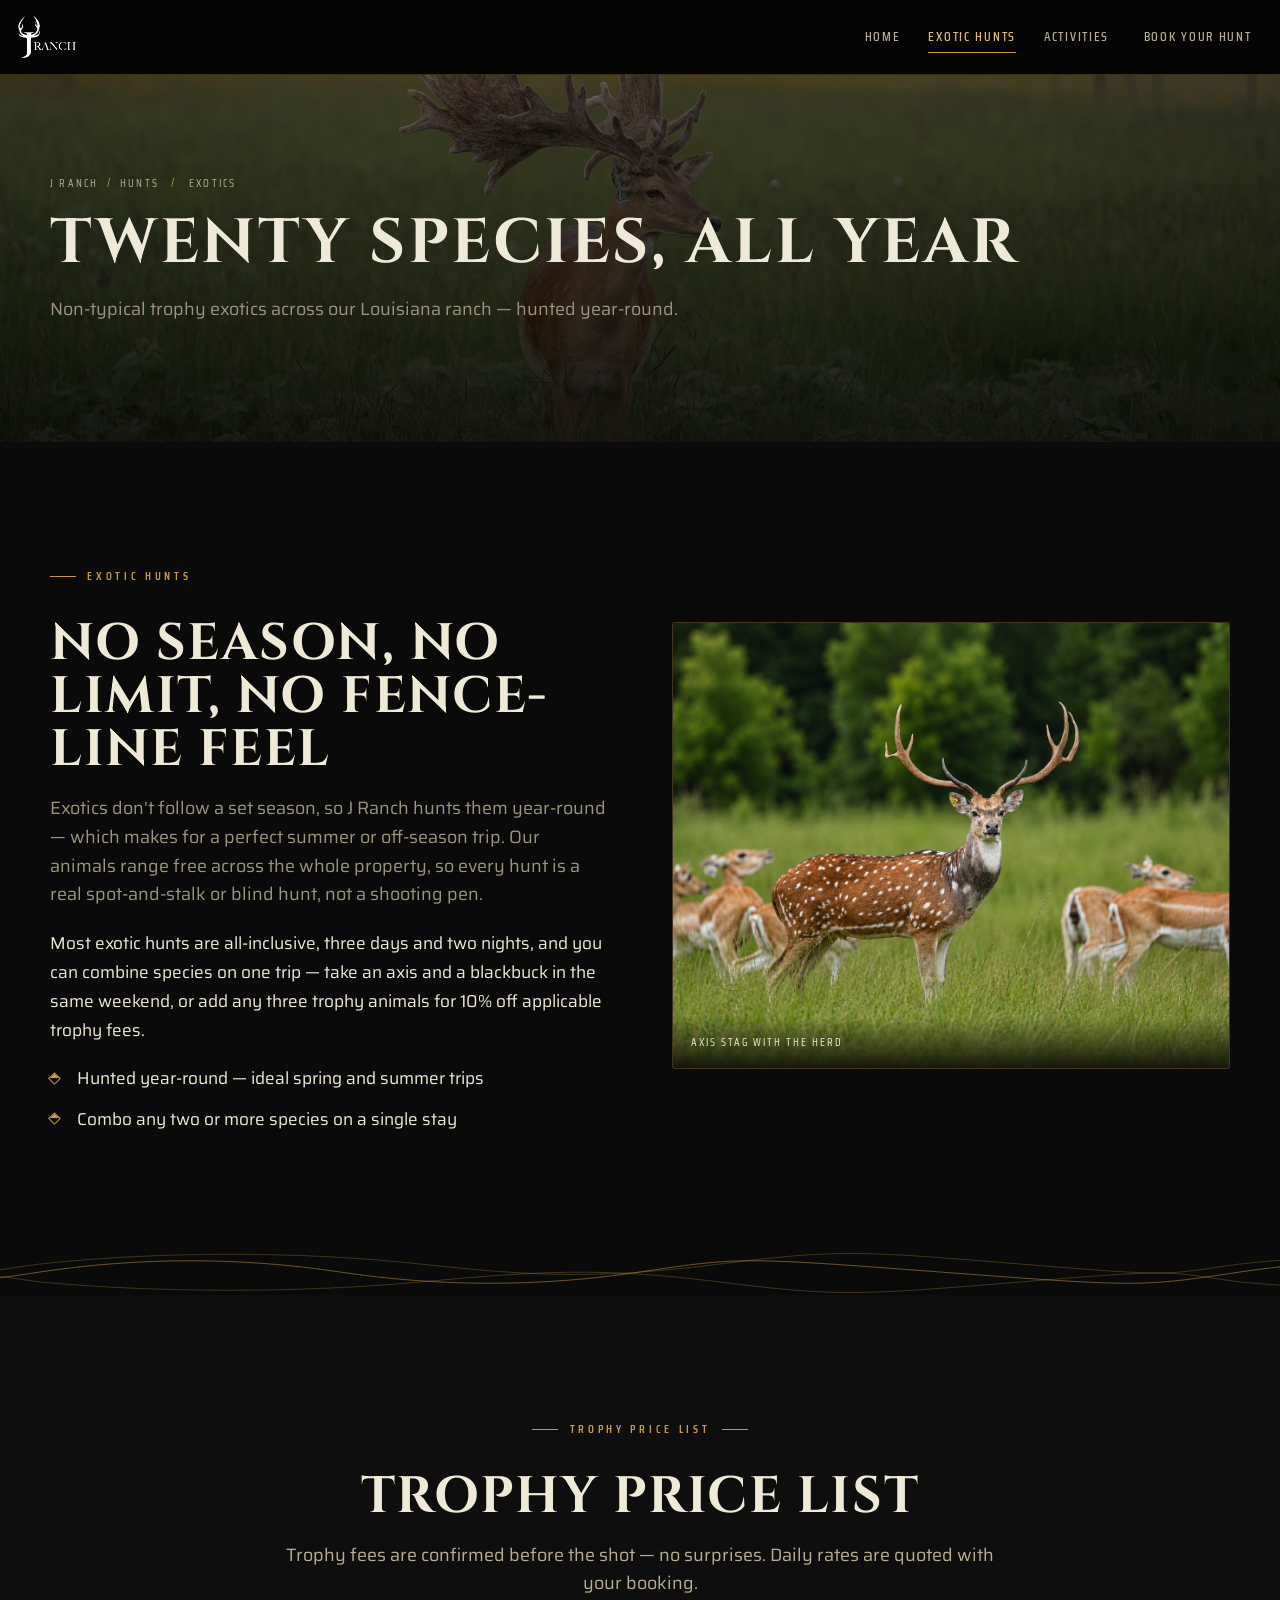
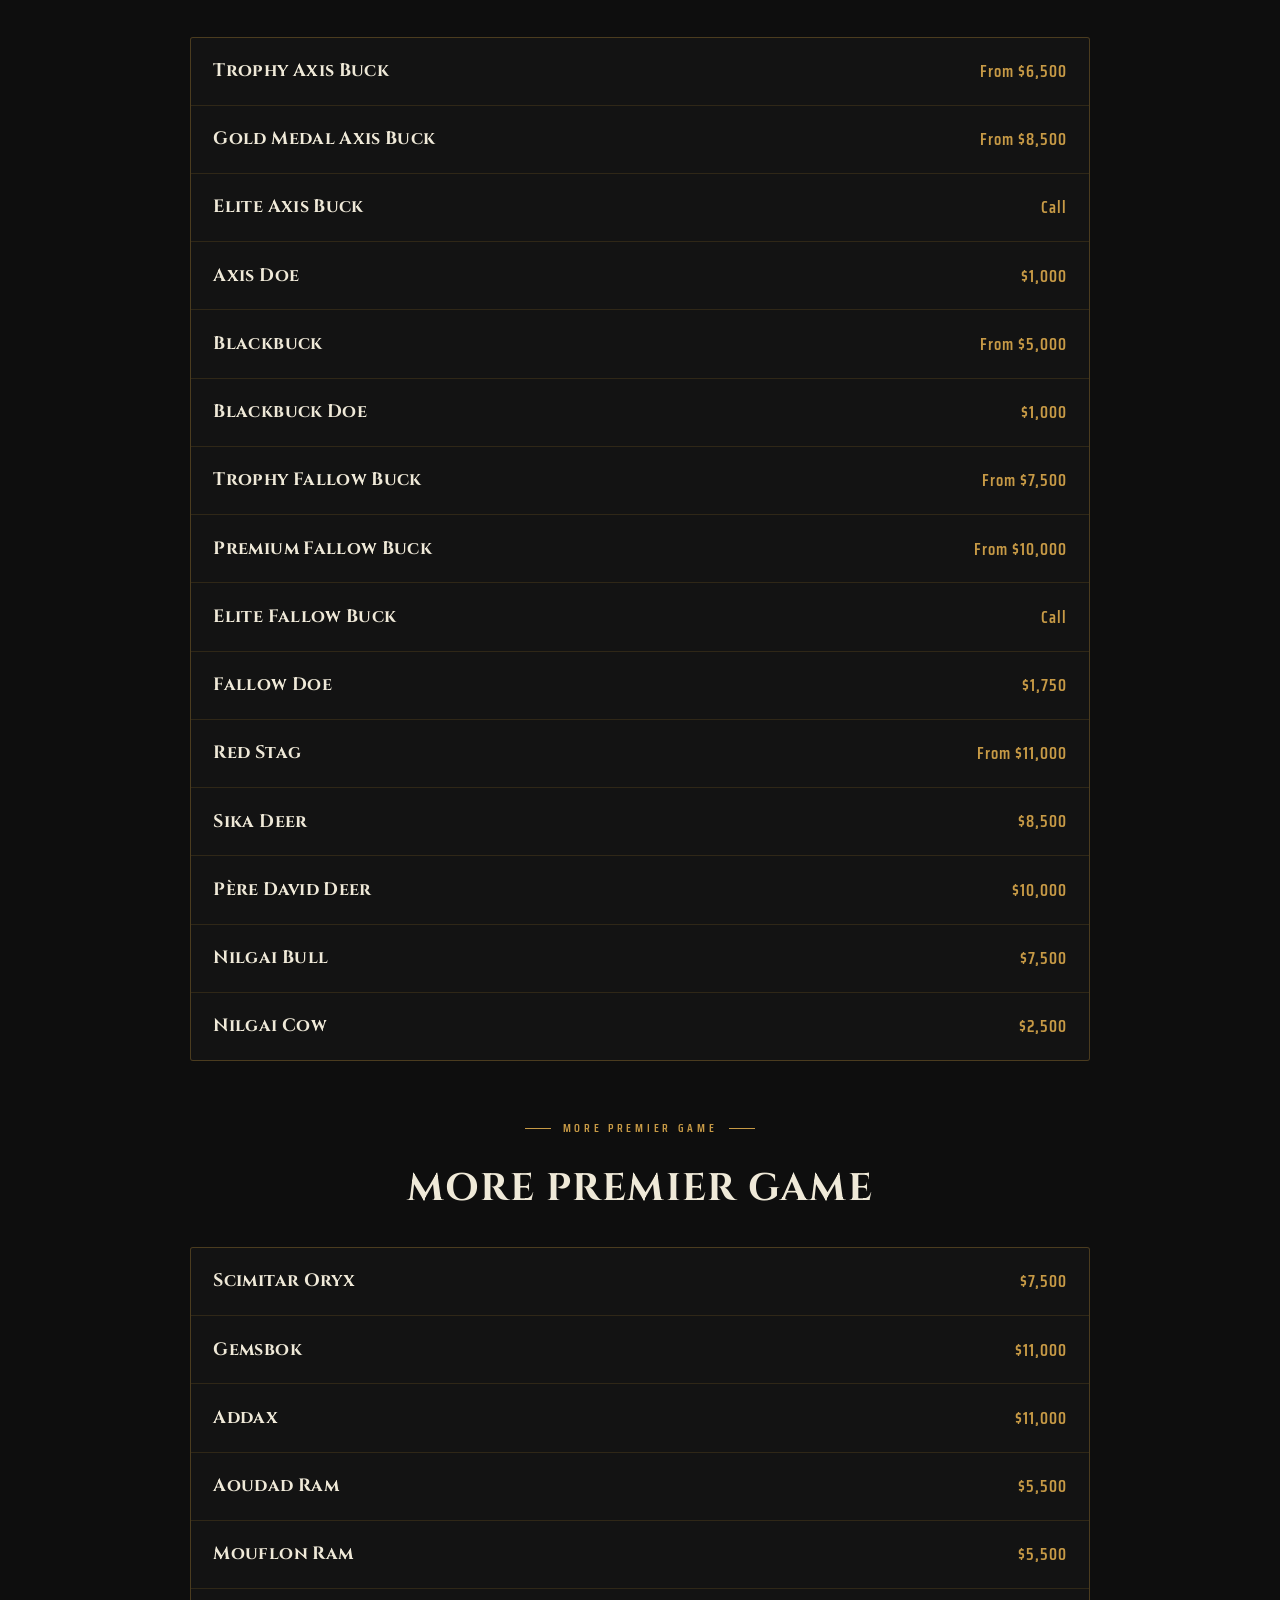
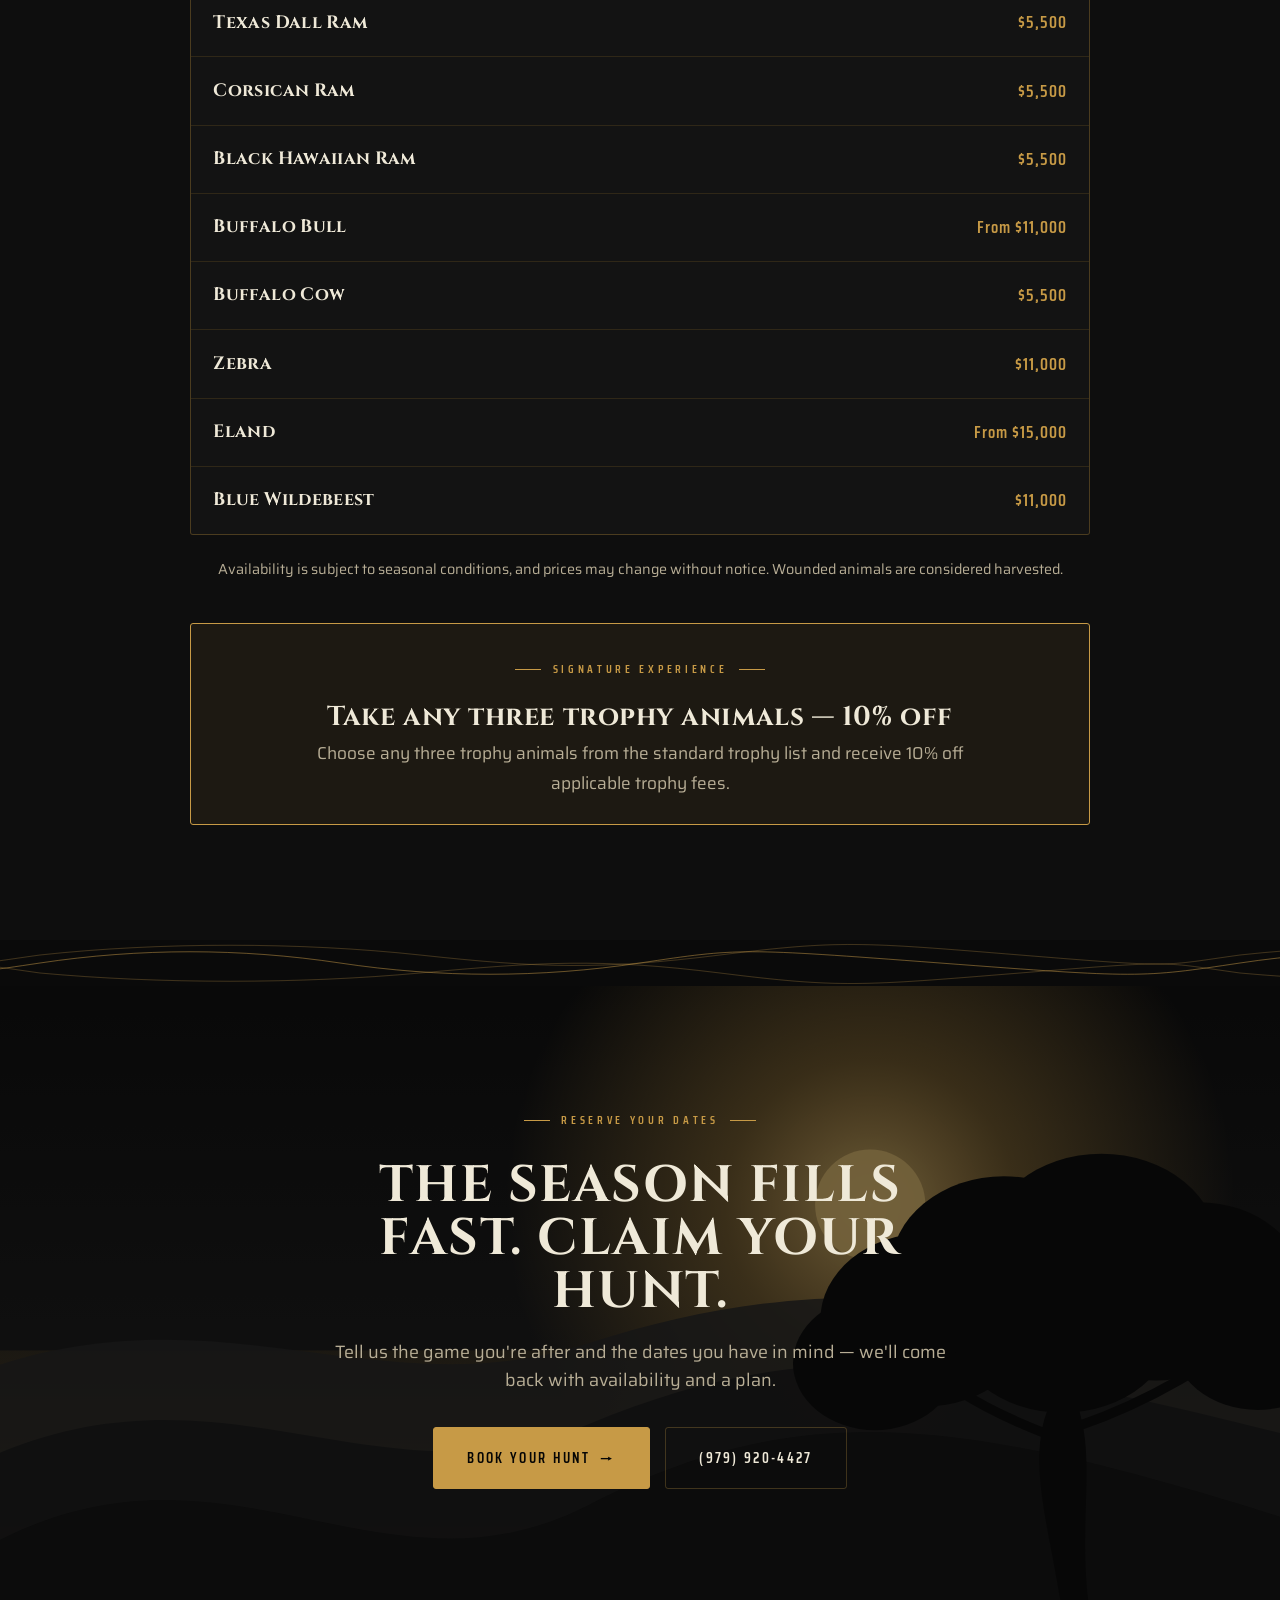
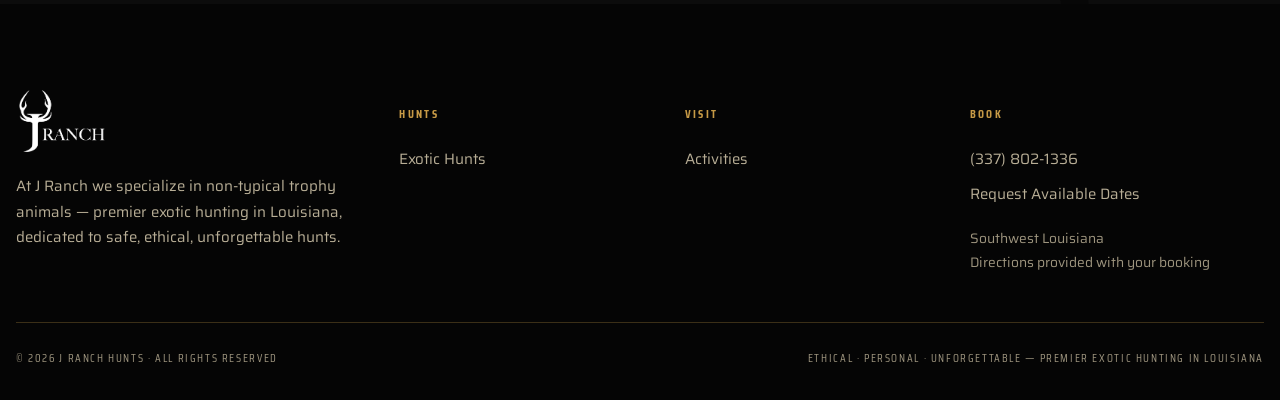
<file: exotics.html>
<!DOCTYPE html>
<html lang="en">
<head>
<meta charset="utf-8">
<meta name="viewport" content="width=device-width, initial-scale=1, viewport-fit=cover">
<title>Exotic Hunts · J Ranch</title>
<meta name="description" content="Premier exotic hunting in Louisiana — trophy axis, fallow, blackbuck, red stag, oryx, addax and more, hunted year-round. Trophy price list inside.">
<link rel="preconnect" href="https://fonts.googleapis.com">
<link rel="preconnect" href="https://fonts.gstatic.com" crossorigin>
<link href="https://fonts.googleapis.com/css2?family=Cinzel:wght@400;600;700&family=Saira+Condensed:wght@400;500;600;700&family=Saira:wght@300;400;500;600&display=swap" rel="stylesheet">
<link rel="stylesheet" href="styles.css">
<link rel="icon" type="image/png" href="images/favicon.png">
</head>
<body>
<a class="skip" href="#main">Skip to content</a><header class="site-header">
<div class="wrap-wide nav">
  <a class="brand" href="index.html"><img class="brand-logo" src="images/jranch-logo.png" alt="J Ranch — Premier Exotic Hunts"></a>
  <nav id="nav-links" class="nav-links" aria-label="Primary"><a href="index.html">Home</a><a href="exotics.html" aria-current="page">Exotic Hunts</a><a href="activities.html">Activities</a><a class="btn nav-cta" href="contact.html">Book Your Hunt</a></nav>
  <button class="nav-toggle" aria-label="Menu" aria-controls="nav-links" aria-expanded="false">
    <span></span><span></span><span></span></button>
</div>
</header><main id="main"><section class="pagehero">
  <div class="scene"><img src="images/fallow-wildflowers.jpg" alt="Trophy fallow buck in velvet among summer wildflowers"></div>
  <div class="hero-veil"></div>
  <div class="wrap pagehero-inner" data-reveal>
    <p class="crumbs"><a href="index.html">J Ranch</a><span class="sep">/</span>Hunts <span class="sep">/</span> Exotics</p>
    <h1 class="display h1">Twenty species, all year</h1>
    <p class="lead" style="margin-top:1.2rem;max-width:56ch">Non-typical trophy exotics across our Louisiana ranch — hunted year-round.</p>
  </div>
</section>
<section class="section">
  <div class="wrap">
    <div class="split">
      <div class="stack" data-reveal>
        <p class="eyebrow">Exotic Hunts</p>
        <h2 class="display h2">No season, no limit, no fence-line feel</h2>
        <p class="lead">Exotics don't follow a set season, so J Ranch hunts them year-round — which makes for a perfect summer or off-season trip. Our animals range free across the whole property, so every hunt is a real spot-and-stalk or blind hunt, not a shooting pen.</p>
        <p>Most exotic hunts are all-inclusive, three days and two nights, and you can combine species on one trip — take an axis and a blackbuck in the same weekend, or add any three trophy animals for 10% off applicable trophy fees.</p>
        <ul class="ticks">
          <li>Hunted year-round — ideal spring and summer trips</li>
          <li>Combo any two or more species on a single stay</li>
        </ul>
      </div>
      <div class="split-media" data-reveal data-delay="120"><img src="images/axis-herd.jpg" alt="Spotted axis stag standing with the herd" loading="lazy"><div class="cap">Axis stag with the herd</div></div>
    </div>
  </div>
</section>

<div class="contour" aria-hidden="true"></div>
<section class="section on-dark">
  <div class="wrap" style="max-width:900px">
    <div class="center stack" style="margin-bottom:2.4rem" data-reveal>
      <p class="eyebrow center">Trophy Price List</p>
      <h2 class="display h2">Trophy price list</h2>
      <p class="lead measure center">Trophy fees are confirmed before the shot — no surprises. Daily rates are quoted with your booking.</p>
    </div>
    <div class="rows" data-reveal style="--line-lt:rgba(199,154,70,.18)"><div class="row-item"><div class="rt"><strong>Trophy Axis Buck</strong></div>
        <div class="price">From $6,500</div></div><div class="row-item"><div class="rt"><strong>Gold Medal Axis Buck</strong></div>
        <div class="price">From $8,500</div></div><div class="row-item"><div class="rt"><strong>Elite Axis Buck</strong></div>
        <div class="price">Call</div></div><div class="row-item"><div class="rt"><strong>Axis Doe</strong></div>
        <div class="price">$1,000</div></div><div class="row-item"><div class="rt"><strong>Blackbuck</strong></div>
        <div class="price">From $5,000</div></div><div class="row-item"><div class="rt"><strong>Blackbuck Doe</strong></div>
        <div class="price">$1,000</div></div><div class="row-item"><div class="rt"><strong>Trophy Fallow Buck</strong></div>
        <div class="price">From $7,500</div></div><div class="row-item"><div class="rt"><strong>Premium Fallow Buck</strong></div>
        <div class="price">From $10,000</div></div><div class="row-item"><div class="rt"><strong>Elite Fallow Buck</strong></div>
        <div class="price">Call</div></div><div class="row-item"><div class="rt"><strong>Fallow Doe</strong></div>
        <div class="price">$1,750</div></div><div class="row-item"><div class="rt"><strong>Red Stag</strong></div>
        <div class="price">From $11,000</div></div><div class="row-item"><div class="rt"><strong>Sika Deer</strong></div>
        <div class="price">$8,500</div></div><div class="row-item"><div class="rt"><strong>Père David Deer</strong></div>
        <div class="price">$10,000</div></div><div class="row-item"><div class="rt"><strong>Nilgai Bull</strong></div>
        <div class="price">$7,500</div></div><div class="row-item"><div class="rt"><strong>Nilgai Cow</strong></div>
        <div class="price">$2,500</div></div></div>
    <div class="center stack" style="margin:3rem 0 2.4rem" data-reveal>
      <p class="eyebrow center">More Premier Game</p>
      <h2 class="display h2" style="font-size:clamp(1.6rem,3vw,2.4rem)">More premier game</h2>
    </div>
    <div class="rows" data-reveal style="--line-lt:rgba(199,154,70,.18)"><div class="row-item"><div class="rt"><strong>Scimitar Oryx</strong></div>
        <div class="price">$7,500</div></div><div class="row-item"><div class="rt"><strong>Gemsbok</strong></div>
        <div class="price">$11,000</div></div><div class="row-item"><div class="rt"><strong>Addax</strong></div>
        <div class="price">$11,000</div></div><div class="row-item"><div class="rt"><strong>Aoudad Ram</strong></div>
        <div class="price">$5,500</div></div><div class="row-item"><div class="rt"><strong>Mouflon Ram</strong></div>
        <div class="price">$5,500</div></div><div class="row-item"><div class="rt"><strong>Texas Dall Ram</strong></div>
        <div class="price">$5,500</div></div><div class="row-item"><div class="rt"><strong>Corsican Ram</strong></div>
        <div class="price">$5,500</div></div><div class="row-item"><div class="rt"><strong>Black Hawaiian Ram</strong></div>
        <div class="price">$5,500</div></div><div class="row-item"><div class="rt"><strong>Buffalo Bull</strong></div>
        <div class="price">From $11,000</div></div><div class="row-item"><div class="rt"><strong>Buffalo Cow</strong></div>
        <div class="price">$5,500</div></div><div class="row-item"><div class="rt"><strong>Zebra</strong></div>
        <div class="price">$11,000</div></div><div class="row-item"><div class="rt"><strong>Eland</strong></div>
        <div class="price">From $15,000</div></div><div class="row-item"><div class="rt"><strong>Blue Wildebeest</strong></div>
        <div class="price">$11,000</div></div></div>
    <p class="muted center" style="margin-top:1.4rem;font-size:.9rem;color:var(--stone)">Availability is subject to seasonal conditions, and prices may change without notice. Wounded animals are considered harvested.</p>
    <div class="center" data-reveal style="margin-top:2.6rem;padding:1.6rem 1.4rem;border:1px solid var(--brass);border-radius:var(--radius);background:rgba(199,154,70,.08)">
      <p class="eyebrow center">Signature Experience</p>
      <h3 class="display h3" style="margin:.7rem 0 .5rem">Take any three trophy animals — 10% off</h3>
      <p class="measure center" style="margin:0 auto;color:var(--stone)">Choose any three trophy animals from the standard trophy list and receive 10% off applicable trophy fees.</p>
    </div>
  </div>
</section>

<div class="contour" aria-hidden="true"></div>
<section class="section on-ink cta-band">
  <div class="scene"><svg viewBox="0 0 1440 820" preserveAspectRatio="xMidYMid slice" xmlns="http://www.w3.org/2000/svg" role="img" aria-hidden="true"><defs>
  <linearGradient id="skyridgedusk" x1="0" y1="0" x2="0" y2="1"><stop offset="0" stop-color="#0d0d0d"/><stop offset="0.5" stop-color="#1a1a1a"/><stop offset="0.78" stop-color="#7d5e2b"/><stop offset="1" stop-color="#c79a46"/></linearGradient>
  <radialGradient id="sunridgedusk" cx="0.5" cy="0.5" r="0.5">
    <stop offset="0" stop-color="#e0bd72" stop-opacity="0.95"/>
    <stop offset="0.4" stop-color="#c79a46" stop-opacity="0.5"/>
    <stop offset="1" stop-color="#c79a46" stop-opacity="0"/>
  </radialGradient>
  <linearGradient id="hazeridgedusk" x1="0" y1="0" x2="0" y2="1">
    <stop offset="0" stop-color="#c79a46" stop-opacity="0.14"/>
    <stop offset="1" stop-color="#c79a46" stop-opacity="0"/>
  </linearGradient>
</defs><rect width="1440" height="820" fill="url(#skyridgedusk)"/><circle cx="979" cy="246" r="410" fill="url(#sunridgedusk)"/><circle cx="979" cy="246" r="62" fill="#e0bd72" fill-opacity="0.9"/><rect x="0" y="410" width="1440" height="180" fill="url(#hazeridgedusk)"/><path d="M0,426 C 259,344 432,476 662,402 S 1066,336 1440,410 L 1440,820 L0,820 Z" fill="#272727" fill-opacity="0.85"/><path d="M0,525 C 259,418 432,589 662,493 S 1066,408 1440,503 L 1440,820 L0,820 Z" fill="#1c1c1c" fill-opacity="0.95"/><path d="M0,623 C 259,492 432,702 662,584 S 1066,479 1440,597 L 1440,820 L0,820 Z" fill="#131313" fill-opacity="1.0"/><g><path d="M 1175.4,503.1 C 1107.3,476.8 1041.5,441.6 993.1,375.7" stroke="#0a0a0a" stroke-width="11.0" fill="none" stroke-linecap="round"/><path d="M 1215.0,494.3 C 1291.8,468.0 1366.5,424.1 1423.6,375.7" stroke="#0a0a0a" stroke-width="11.0" fill="none" stroke-linecap="round"/><path d="M 1195.2,485.6 C 1182.0,397.7 1199.6,331.8 1195.2,274.7" stroke="#0a0a0a" stroke-width="9.9" fill="none" stroke-linecap="round"/><path d="M 1195.2,705.2 C 1182.0,617.3 1160.1,551.5 1173.2,494.3 C 1186.4,441.6 1208.4,441.6 1217.2,490.0 C 1230.3,547.1 1212.8,617.3 1226.0,705.2 Z" fill="#0a0a0a"/><ellipse cx="1041.5" cy="375.7" rx="118.6" ry="97.3" fill="#0a0a0a"/><ellipse cx="1129.3" cy="318.6" rx="127.4" ry="104.5" fill="#0a0a0a"/><ellipse cx="1239.1" cy="296.7" rx="131.8" ry="108.1" fill="#0a0a0a"/><ellipse cx="1349.0" cy="340.6" rx="118.6" ry="97.3" fill="#0a0a0a"/><ellipse cx="1414.8" cy="397.7" rx="96.6" ry="79.2" fill="#0a0a0a"/><ellipse cx="984.3" cy="424.1" rx="92.2" ry="75.6" fill="#0a0a0a"/><ellipse cx="1195.2" cy="375.7" rx="127.4" ry="104.5" fill="#0a0a0a"/><ellipse cx="1300.6" cy="353.8" rx="109.8" ry="90.1" fill="#0a0a0a"/></g><rect x="0" y="705" width="1440" height="115" fill="#0a0a0a"/></svg></div>
  <div class="wrap inner" data-reveal>
    <p class="eyebrow center">Reserve Your Dates</p>
    <h2 class="display h2" style="margin:1rem auto 1.2rem;max-width:18ch">The season fills fast. Claim your hunt.</h2>
    <p class="lead" style="max-width:52ch;margin:0 auto 2rem">Tell us the game you're after and the dates you have in mind — we'll come back with availability and a plan.</p>
    <div style="display:flex;gap:.9rem;justify-content:center;flex-wrap:wrap">
      <a class="btn lg" href="contact.html">Book Your Hunt <span class="arw">→</span></a>
      <a class="btn ghost lg" href="tel:+19799204427">(979) 920-4427</a>
    </div>
  </div>
</section>
</main><footer class="site-footer">
<div class="wrap-wide">
  <div class="footer-top">
    <div class="footer-about">
      <a class="brand" href="index.html"><img class="brand-logo" src="images/jranch-logo.png" alt="J Ranch — Premier Exotic Hunts"></a>
      <p>At J Ranch we specialize in non-typical trophy animals — premier exotic
         hunting in Louisiana, dedicated to safe, ethical, unforgettable hunts.</p>
    </div>
    <div class="footer-col"><h5>Hunts</h5><a href="exotics.html">Exotic Hunts</a></div>
    <div class="footer-col"><h5>Visit</h5><a href="activities.html">Activities</a></div>
    <div class="footer-col"><h5>Book</h5>
      <a href="tel:+13378021336">(337) 802-1336</a>
      <a href="contact.html">Request Available Dates</a>
      <p style="margin:.9rem 0 0;color:var(--stone-dk);font-size:.86rem">Southwest Louisiana<br>Directions provided with your booking</p>
    </div>
  </div>
  <div class="footer-bottom">
    <span>© 2026 J Ranch Hunts · All rights reserved</span>
    <span>Ethical · Personal · Unforgettable — premier exotic hunting in Louisiana</span>
  </div>
</div>
</footer>
<script src="main.js"></script>
</body></html>
</file>
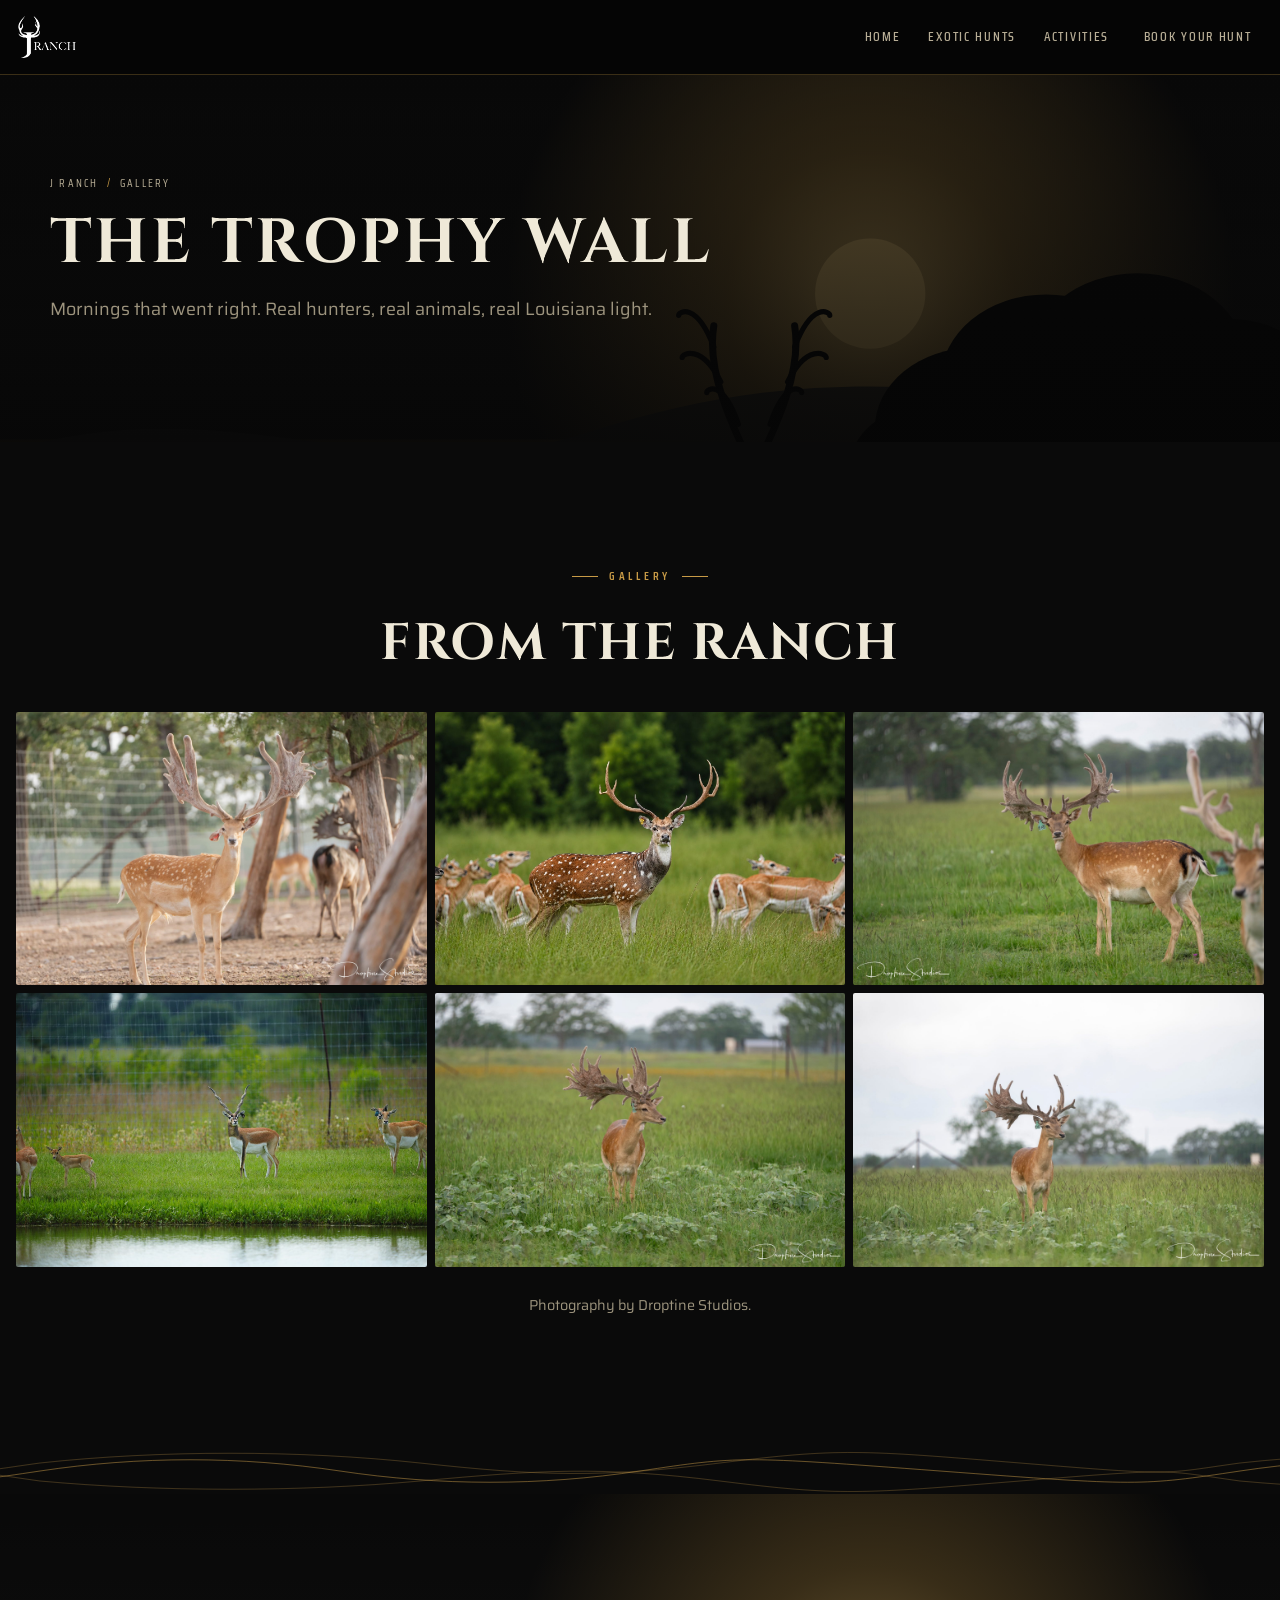
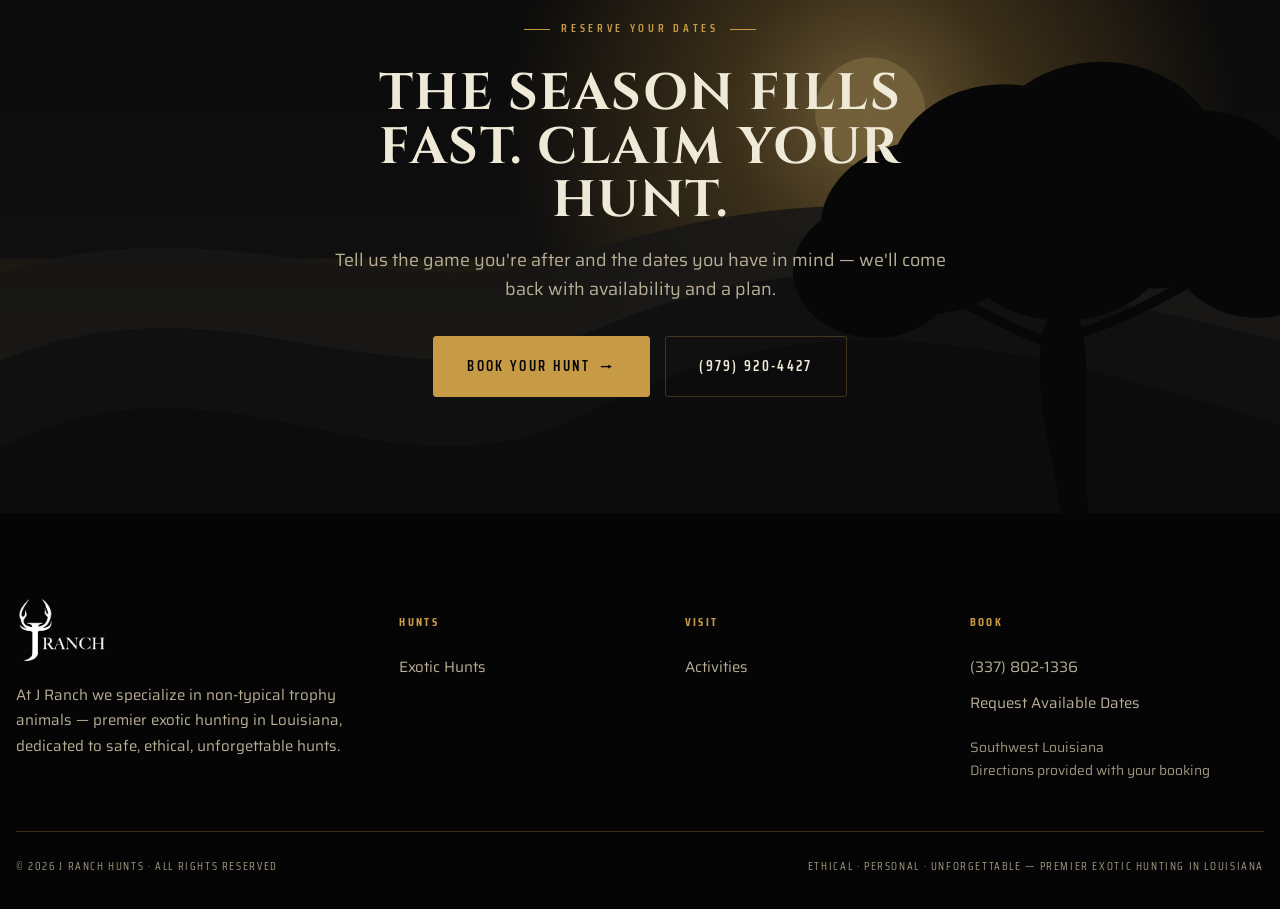
<file: gallery.html>
<!DOCTYPE html>
<html lang="en">
<head>
<meta charset="utf-8">
<meta name="viewport" content="width=device-width, initial-scale=1, viewport-fit=cover">
<title>Trophy Gallery · J Ranch</title>
<meta name="description" content="Photos from J Ranch — trophy fallow bucks, axis, and blackbuck. Premier exotic hunting in Louisiana. Photography by Droptine Studios.">
<link rel="preconnect" href="https://fonts.googleapis.com">
<link rel="preconnect" href="https://fonts.gstatic.com" crossorigin>
<link href="https://fonts.googleapis.com/css2?family=Cinzel:wght@400;600;700&family=Saira+Condensed:wght@400;500;600;700&family=Saira:wght@300;400;500;600&display=swap" rel="stylesheet">
<link rel="stylesheet" href="styles.css">
<link rel="icon" type="image/png" href="images/favicon.png">
<meta name="robots" content="noindex, nofollow">
</head>
<body>
<a class="skip" href="#main">Skip to content</a><header class="site-header">
<div class="wrap-wide nav">
  <a class="brand" href="index.html"><img class="brand-logo" src="images/jranch-logo.png" alt="J Ranch — Premier Exotic Hunts"></a>
  <nav id="nav-links" class="nav-links" aria-label="Primary"><a href="index.html">Home</a><a href="exotics.html">Exotic Hunts</a><a href="activities.html">Activities</a><a class="btn nav-cta" href="contact.html">Book Your Hunt</a></nav>
  <button class="nav-toggle" aria-label="Menu" aria-controls="nav-links" aria-expanded="false">
    <span></span><span></span><span></span></button>
</div>
</header><main id="main"><section class="pagehero">
  <div class="scene"><svg viewBox="0 0 1440 820" preserveAspectRatio="xMidYMid slice" xmlns="http://www.w3.org/2000/svg" role="img" aria-hidden="true"><defs>
  <linearGradient id="skybuckdawn" x1="0" y1="0" x2="0" y2="1"><stop offset="0" stop-color="#0d0d0d"/><stop offset="0.52" stop-color="#191919"/><stop offset="0.8" stop-color="#6f5629"/><stop offset="1" stop-color="#c99f49"/></linearGradient>
  <radialGradient id="sunbuckdawn" cx="0.5" cy="0.5" r="0.5">
    <stop offset="0" stop-color="#e0bd72" stop-opacity="0.95"/>
    <stop offset="0.4" stop-color="#c79a46" stop-opacity="0.5"/>
    <stop offset="1" stop-color="#c79a46" stop-opacity="0"/>
  </radialGradient>
  <linearGradient id="hazebuckdawn" x1="0" y1="0" x2="0" y2="1">
    <stop offset="0" stop-color="#c79a46" stop-opacity="0.14"/>
    <stop offset="1" stop-color="#c79a46" stop-opacity="0"/>
  </linearGradient>
</defs><rect width="1440" height="820" fill="url(#skybuckdawn)"/><circle cx="979" cy="246" r="410" fill="url(#sunbuckdawn)"/><circle cx="979" cy="246" r="62" fill="#e0bd72" fill-opacity="0.9"/><rect x="0" y="410" width="1440" height="180" fill="url(#hazebuckdawn)"/><path d="M0,426 C 259,344 432,476 662,402 S 1066,336 1440,410 L 1440,820 L0,820 Z" fill="#272727" fill-opacity="0.85"/><path d="M0,525 C 259,418 432,589 662,493 S 1066,408 1440,503 L 1440,820 L0,820 Z" fill="#1c1c1c" fill-opacity="0.95"/><path d="M0,623 C 259,492 432,702 662,584 S 1066,479 1440,597 L 1440,820 L0,820 Z" fill="#131313" fill-opacity="1.0"/><g><rect x="623.1" y="614.3" width="11.9" height="98.8" rx="4.0" fill="#0a0a0a"/><rect x="654.8" y="614.3" width="11.9" height="98.8" rx="4.0" fill="#0a0a0a"/><rect x="773.4" y="614.3" width="11.9" height="98.8" rx="4.0" fill="#0a0a0a"/><rect x="805.0" y="614.3" width="11.9" height="98.8" rx="4.0" fill="#0a0a0a"/><ellipse cx="720.0" cy="590.5" rx="106.7" ry="47.4" fill="#0a0a0a"/><ellipse cx="640.9" cy="590.5" rx="39.5" ry="43.5" fill="#0a0a0a"/><path d="M 799.1,566.8 L 834.7,491.7 L 862.3,499.6 L 830.7,594.5 Z" fill="#0a0a0a"/><ellipse cx="850.5" cy="483.8" rx="29.7" ry="21.7" fill="#0a0a0a"/><path d="M 870.2,471.9 L 909.8,487.8 L 905.8,503.6 L 866.3,499.6 Z" fill="#0a0a0a"/><path d="M 834.7,468.0 L 814.9,436.4 L 838.6,456.1 Z" fill="#0a0a0a"/><path d="M 850.5,464.0 L 866.3,428.5 L 870.2,460.1 Z" fill="#0a0a0a"/><path d="M 617.2,566.8 L 593.5,531.2 L 609.3,590.5 Z" fill="#0a0a0a"/><path d="M 842.6,456.1 C 878.1,388.9 901.9,329.6 894.0,282.2" stroke="#0a0a0a" stroke-width="7.9" fill="none" stroke-linecap="round"/><path d="M 866.3,392.9 C 884.1,341.5 901.9,353.3 901.9,357.3" stroke="#0a0a0a" stroke-width="5.9" fill="none" stroke-linecap="round"/><path d="M 886.0,345.4 C 907.8,301.9 929.5,313.8 929.5,317.8" stroke="#0a0a0a" stroke-width="5.9" fill="none" stroke-linecap="round"/><path d="M 894.0,305.9 C 913.7,254.5 933.5,266.4 933.5,270.3" stroke="#0a0a0a" stroke-width="5.9" fill="none" stroke-linecap="round"/><path d="M 854.4,456.1 C 818.8,388.9 795.1,329.6 803.0,282.2" stroke="#0a0a0a" stroke-width="7.9" fill="none" stroke-linecap="round"/><path d="M 830.7,392.9 C 812.9,341.5 795.1,353.3 795.1,357.3" stroke="#0a0a0a" stroke-width="5.9" fill="none" stroke-linecap="round"/><path d="M 810.9,345.4 C 789.2,301.9 767.4,313.8 767.4,317.8" stroke="#0a0a0a" stroke-width="5.9" fill="none" stroke-linecap="round"/><path d="M 803.0,305.9 C 783.3,254.5 763.5,266.4 763.5,270.3" stroke="#0a0a0a" stroke-width="5.9" fill="none" stroke-linecap="round"/></g><g><path d="M 1220.0,516.6 C 1156.4,492.0 1094.9,459.2 1049.8,397.7" stroke="#0a0a0a" stroke-width="10.2" fill="none" stroke-linecap="round"/><path d="M 1256.9,508.4 C 1328.6,483.8 1398.3,442.8 1451.6,397.7" stroke="#0a0a0a" stroke-width="10.2" fill="none" stroke-linecap="round"/><path d="M 1238.4,500.2 C 1226.1,418.2 1242.5,356.7 1238.4,303.4" stroke="#0a0a0a" stroke-width="9.2" fill="none" stroke-linecap="round"/><path d="M 1238.4,705.2 C 1226.1,623.2 1205.6,561.7 1217.9,508.4 C 1230.2,459.2 1250.7,459.2 1258.9,504.3 C 1271.2,557.6 1254.8,623.2 1267.1,705.2 Z" fill="#0a0a0a"/><ellipse cx="1094.9" cy="397.7" rx="110.7" ry="90.8" fill="#0a0a0a"/><ellipse cx="1176.9" cy="344.4" rx="118.9" ry="97.5" fill="#0a0a0a"/><ellipse cx="1279.4" cy="323.9" rx="123.0" ry="100.9" fill="#0a0a0a"/><ellipse cx="1381.9" cy="364.9" rx="110.7" ry="90.8" fill="#0a0a0a"/><ellipse cx="1443.4" cy="418.2" rx="90.2" ry="74.0" fill="#0a0a0a"/><ellipse cx="1041.6" cy="442.8" rx="86.1" ry="70.6" fill="#0a0a0a"/><ellipse cx="1238.4" cy="397.7" rx="118.9" ry="97.5" fill="#0a0a0a"/><ellipse cx="1336.8" cy="377.2" rx="102.5" ry="84.0" fill="#0a0a0a"/></g><rect x="0" y="705" width="1440" height="115" fill="#0a0a0a"/></svg></div>
  <div class="hero-veil"></div>
  <div class="wrap pagehero-inner" data-reveal>
    <p class="crumbs"><a href="index.html">J Ranch</a><span class="sep">/</span>Gallery</p>
    <h1 class="display h1">The trophy wall</h1>
    <p class="lead" style="margin-top:1.2rem;max-width:56ch">Mornings that went right. Real hunters, real animals, real Louisiana light.</p>
  </div>
</section>
<section class="section">
  <div class="wrap-wide">
    <div class="center stack" style="margin-bottom:2.6rem" data-reveal>
      <p class="eyebrow center">Gallery</p>
      <h2 class="display h2">From the ranch</h2>
    </div>
    <div class="gallery gallery-photos" data-reveal><figure><img src="images/fallow-cedars.jpg" alt="Fallow buck in velvet under the cedars at first light" loading="lazy"><figcaption>Velvet fallow, first light</figcaption></figure><figure><img src="images/axis-herd.jpg" alt="Spotted axis stag standing with the herd" loading="lazy"><figcaption>Axis stag with the herd</figcaption></figure><figure><img src="images/fallow-broadside.jpg" alt="Spotted fallow buck broadside in the pasture" loading="lazy"><figcaption>Fallow buck in velvet</figcaption></figure><figure><img src="images/blackbuck-water.jpg" alt="Blackbuck antelope with does at the water's edge" loading="lazy"><figcaption>Blackbuck on the water</figcaption></figure><figure><img src="images/fallow-wildflowers.jpg" alt="Trophy fallow buck among summer wildflowers" loading="lazy"><figcaption>Fallow in the wildflowers</figcaption></figure><figure><img src="images/fallow-pasture.jpg" alt="Fallow buck standing in an open green pasture" loading="lazy"><figcaption>On the range</figcaption></figure></div>
    <p class="muted center" style="margin-top:1.6rem;font-size:.9rem;color:var(--stone-dk)">Photography by Droptine Studios.</p>
  </div>
</section>

<div class="contour" aria-hidden="true"></div>
<section class="section on-ink cta-band">
  <div class="scene"><svg viewBox="0 0 1440 820" preserveAspectRatio="xMidYMid slice" xmlns="http://www.w3.org/2000/svg" role="img" aria-hidden="true"><defs>
  <linearGradient id="skyridgedusk" x1="0" y1="0" x2="0" y2="1"><stop offset="0" stop-color="#0d0d0d"/><stop offset="0.5" stop-color="#1a1a1a"/><stop offset="0.78" stop-color="#7d5e2b"/><stop offset="1" stop-color="#c79a46"/></linearGradient>
  <radialGradient id="sunridgedusk" cx="0.5" cy="0.5" r="0.5">
    <stop offset="0" stop-color="#e0bd72" stop-opacity="0.95"/>
    <stop offset="0.4" stop-color="#c79a46" stop-opacity="0.5"/>
    <stop offset="1" stop-color="#c79a46" stop-opacity="0"/>
  </radialGradient>
  <linearGradient id="hazeridgedusk" x1="0" y1="0" x2="0" y2="1">
    <stop offset="0" stop-color="#c79a46" stop-opacity="0.14"/>
    <stop offset="1" stop-color="#c79a46" stop-opacity="0"/>
  </linearGradient>
</defs><rect width="1440" height="820" fill="url(#skyridgedusk)"/><circle cx="979" cy="246" r="410" fill="url(#sunridgedusk)"/><circle cx="979" cy="246" r="62" fill="#e0bd72" fill-opacity="0.9"/><rect x="0" y="410" width="1440" height="180" fill="url(#hazeridgedusk)"/><path d="M0,426 C 259,344 432,476 662,402 S 1066,336 1440,410 L 1440,820 L0,820 Z" fill="#272727" fill-opacity="0.85"/><path d="M0,525 C 259,418 432,589 662,493 S 1066,408 1440,503 L 1440,820 L0,820 Z" fill="#1c1c1c" fill-opacity="0.95"/><path d="M0,623 C 259,492 432,702 662,584 S 1066,479 1440,597 L 1440,820 L0,820 Z" fill="#131313" fill-opacity="1.0"/><g><path d="M 1175.4,503.1 C 1107.3,476.8 1041.5,441.6 993.1,375.7" stroke="#0a0a0a" stroke-width="11.0" fill="none" stroke-linecap="round"/><path d="M 1215.0,494.3 C 1291.8,468.0 1366.5,424.1 1423.6,375.7" stroke="#0a0a0a" stroke-width="11.0" fill="none" stroke-linecap="round"/><path d="M 1195.2,485.6 C 1182.0,397.7 1199.6,331.8 1195.2,274.7" stroke="#0a0a0a" stroke-width="9.9" fill="none" stroke-linecap="round"/><path d="M 1195.2,705.2 C 1182.0,617.3 1160.1,551.5 1173.2,494.3 C 1186.4,441.6 1208.4,441.6 1217.2,490.0 C 1230.3,547.1 1212.8,617.3 1226.0,705.2 Z" fill="#0a0a0a"/><ellipse cx="1041.5" cy="375.7" rx="118.6" ry="97.3" fill="#0a0a0a"/><ellipse cx="1129.3" cy="318.6" rx="127.4" ry="104.5" fill="#0a0a0a"/><ellipse cx="1239.1" cy="296.7" rx="131.8" ry="108.1" fill="#0a0a0a"/><ellipse cx="1349.0" cy="340.6" rx="118.6" ry="97.3" fill="#0a0a0a"/><ellipse cx="1414.8" cy="397.7" rx="96.6" ry="79.2" fill="#0a0a0a"/><ellipse cx="984.3" cy="424.1" rx="92.2" ry="75.6" fill="#0a0a0a"/><ellipse cx="1195.2" cy="375.7" rx="127.4" ry="104.5" fill="#0a0a0a"/><ellipse cx="1300.6" cy="353.8" rx="109.8" ry="90.1" fill="#0a0a0a"/></g><rect x="0" y="705" width="1440" height="115" fill="#0a0a0a"/></svg></div>
  <div class="wrap inner" data-reveal>
    <p class="eyebrow center">Reserve Your Dates</p>
    <h2 class="display h2" style="margin:1rem auto 1.2rem;max-width:18ch">The season fills fast. Claim your hunt.</h2>
    <p class="lead" style="max-width:52ch;margin:0 auto 2rem">Tell us the game you're after and the dates you have in mind — we'll come back with availability and a plan.</p>
    <div style="display:flex;gap:.9rem;justify-content:center;flex-wrap:wrap">
      <a class="btn lg" href="contact.html">Book Your Hunt <span class="arw">→</span></a>
      <a class="btn ghost lg" href="tel:+19799204427">(979) 920-4427</a>
    </div>
  </div>
</section>
</main><footer class="site-footer">
<div class="wrap-wide">
  <div class="footer-top">
    <div class="footer-about">
      <a class="brand" href="index.html"><img class="brand-logo" src="images/jranch-logo.png" alt="J Ranch — Premier Exotic Hunts"></a>
      <p>At J Ranch we specialize in non-typical trophy animals — premier exotic
         hunting in Louisiana, dedicated to safe, ethical, unforgettable hunts.</p>
    </div>
    <div class="footer-col"><h5>Hunts</h5><a href="exotics.html">Exotic Hunts</a></div>
    <div class="footer-col"><h5>Visit</h5><a href="activities.html">Activities</a></div>
    <div class="footer-col"><h5>Book</h5>
      <a href="tel:+13378021336">(337) 802-1336</a>
      <a href="contact.html">Request Available Dates</a>
      <p style="margin:.9rem 0 0;color:var(--stone-dk);font-size:.86rem">Southwest Louisiana<br>Directions provided with your booking</p>
    </div>
  </div>
  <div class="footer-bottom">
    <span>© 2026 J Ranch Hunts · All rights reserved</span>
    <span>Ethical · Personal · Unforgettable — premier exotic hunting in Louisiana</span>
  </div>
</div>
</footer>
<script src="main.js"></script>
</body></html>
</file>
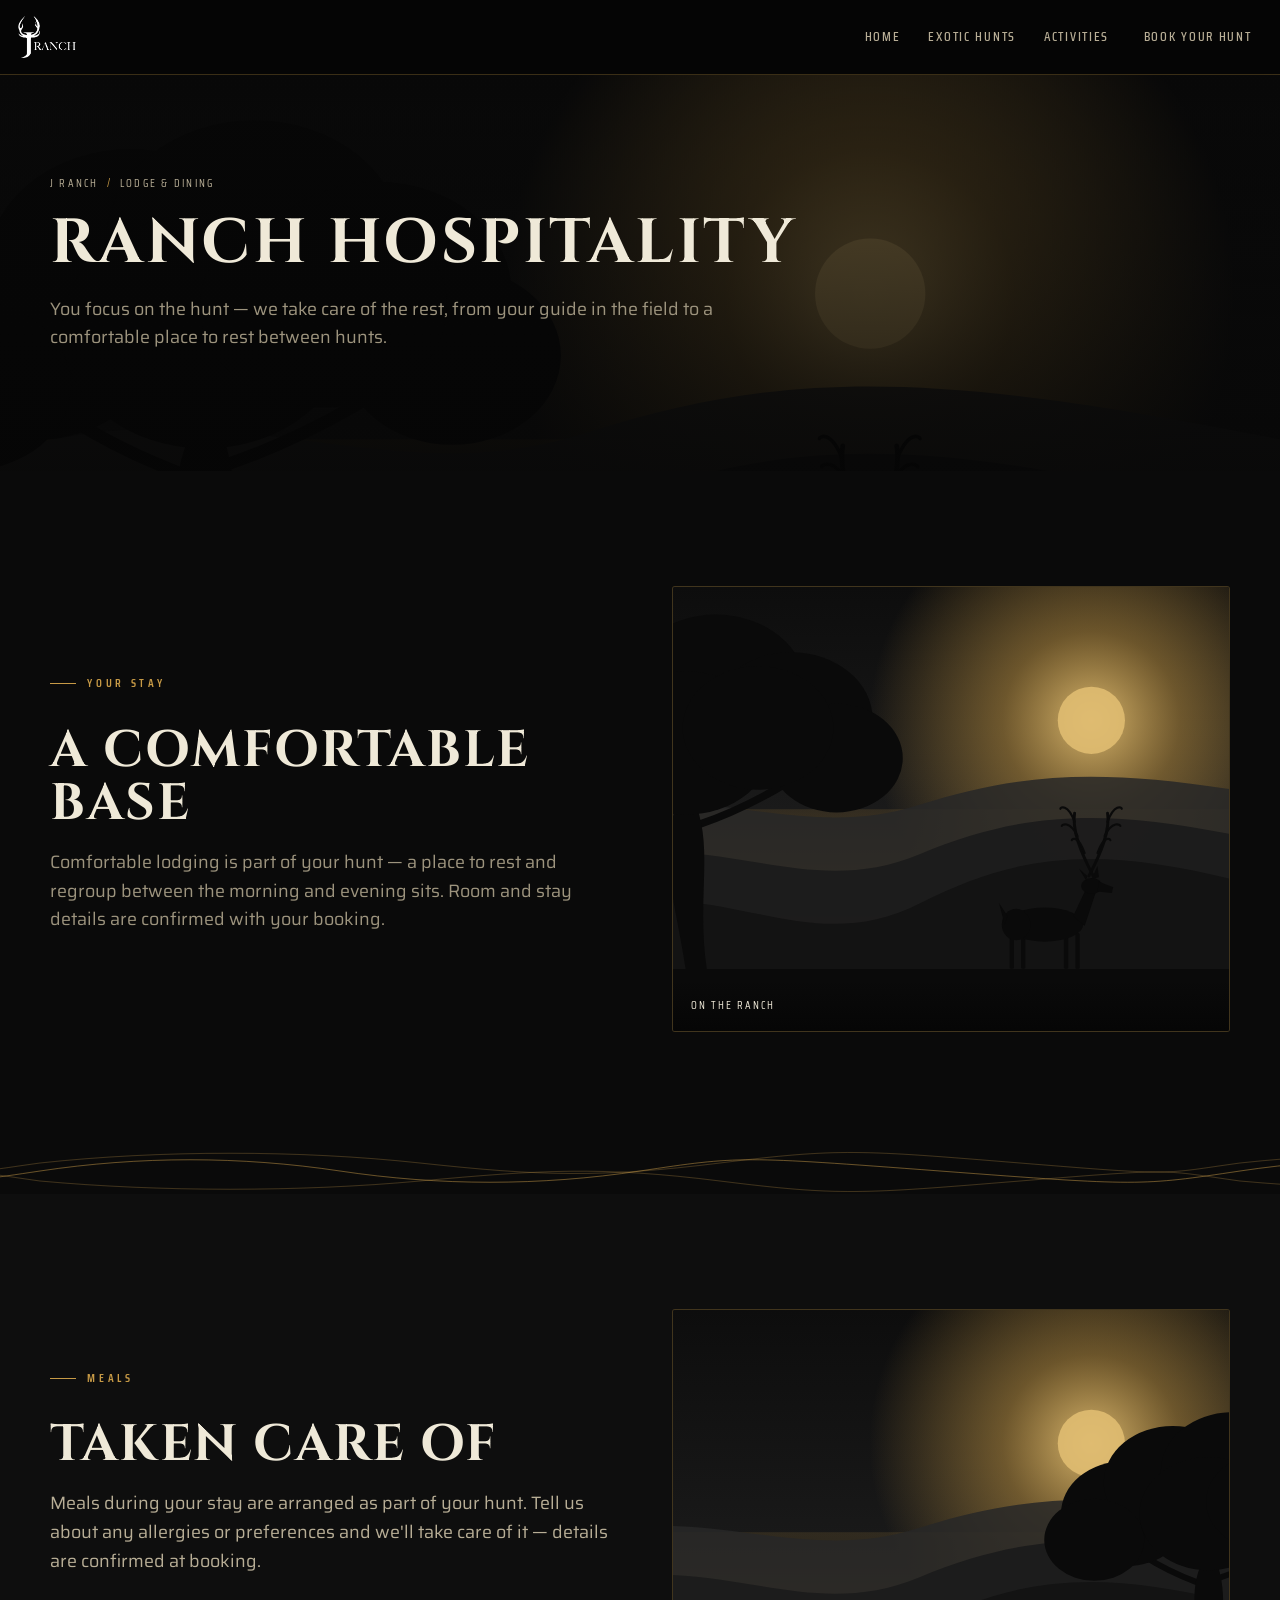
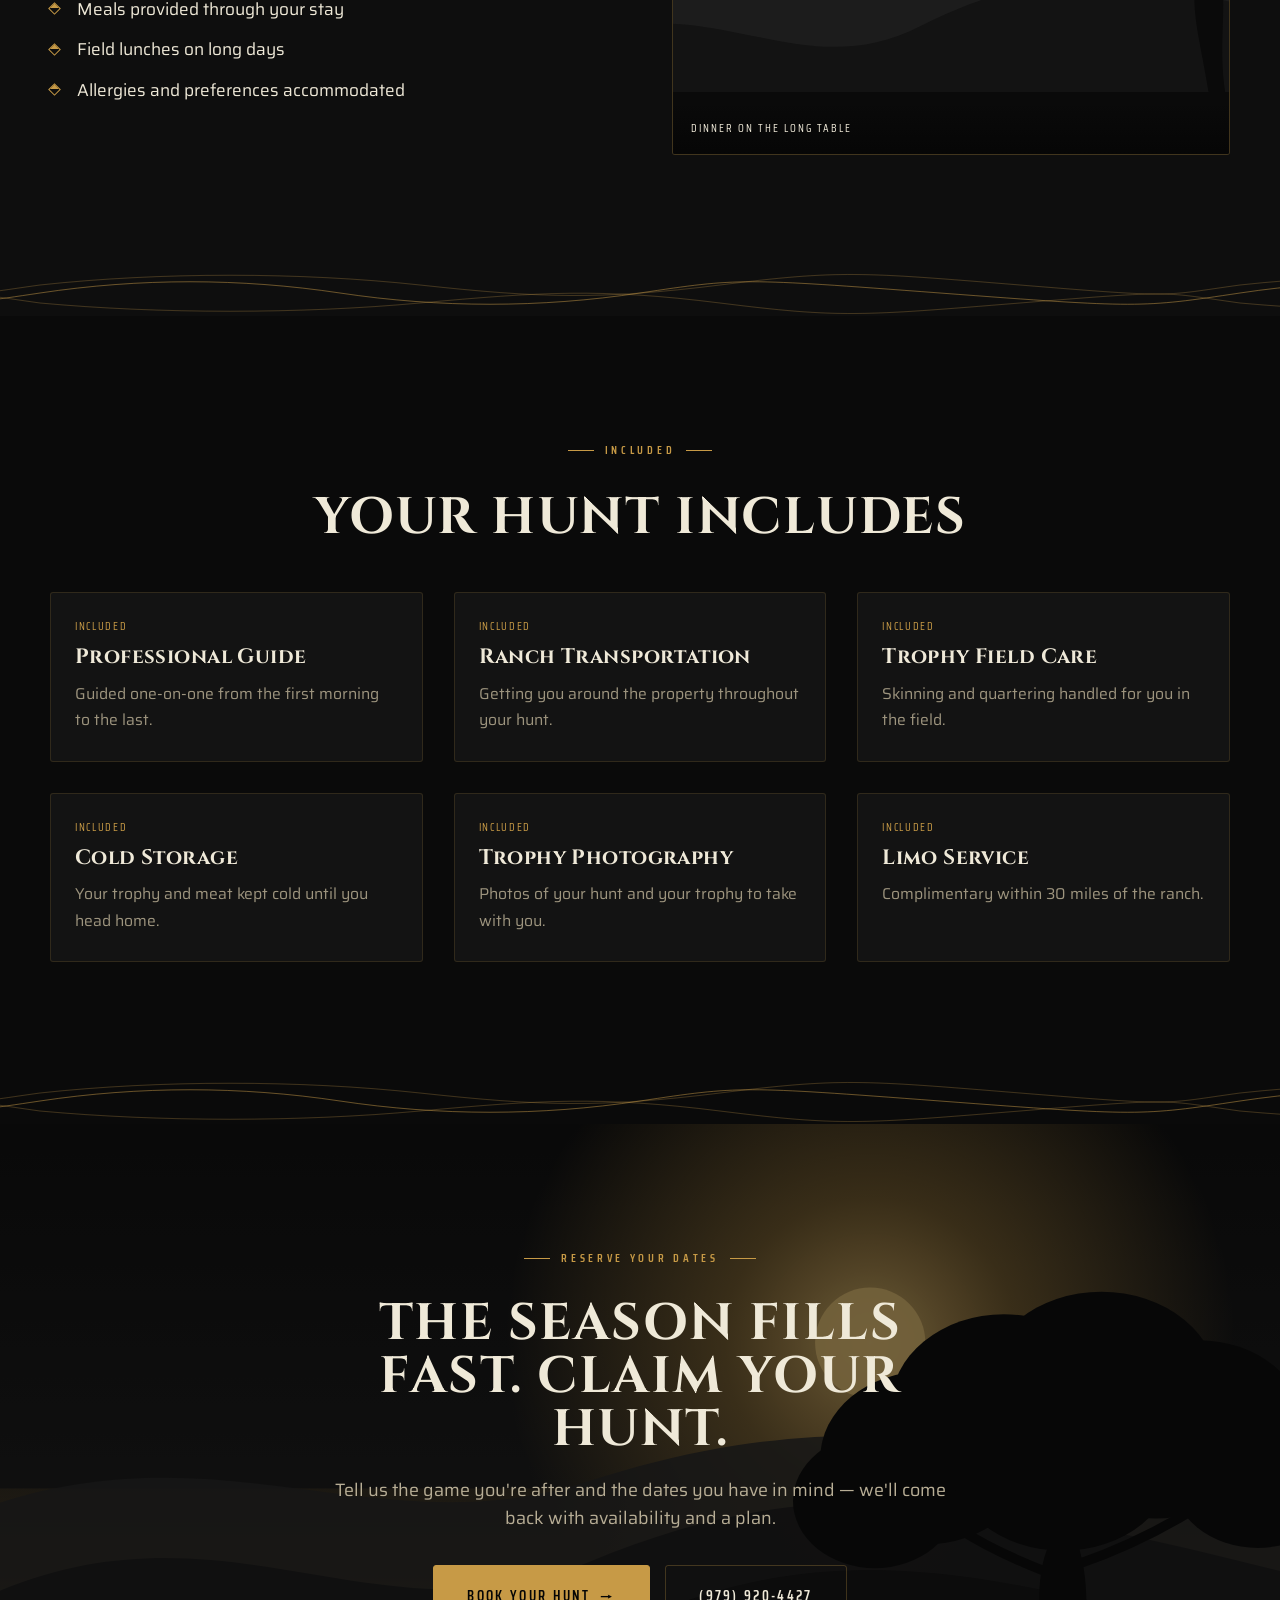
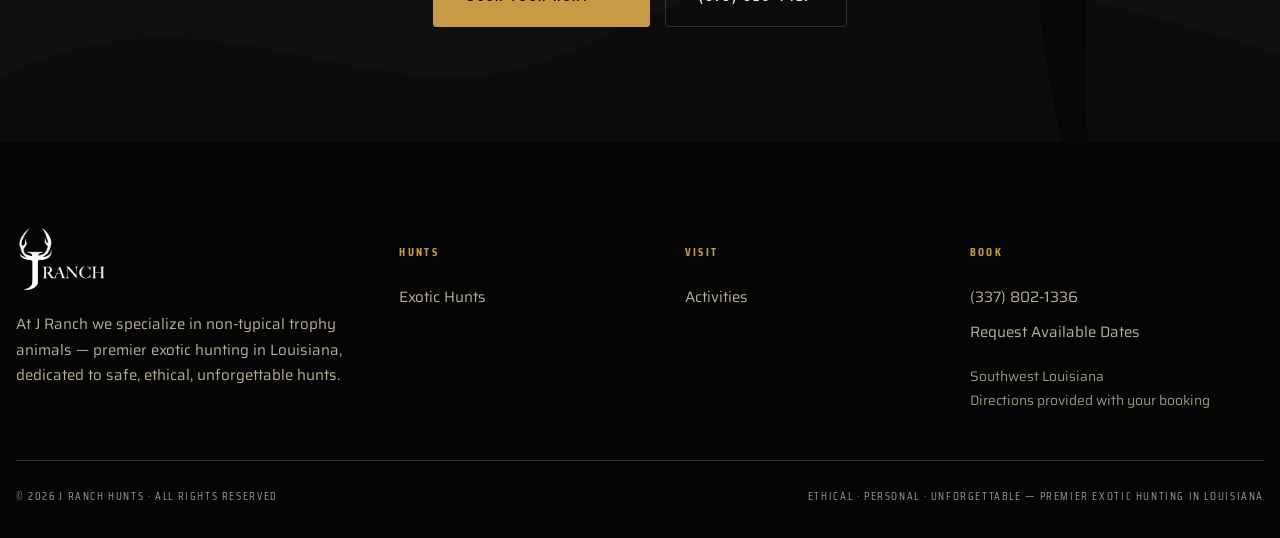
<file: lodging.html>
<!DOCTYPE html>
<html lang="en">
<head>
<meta charset="utf-8">
<meta name="viewport" content="width=device-width, initial-scale=1, viewport-fit=cover">
<title>Lodge & Dining · J Ranch</title>
<meta name="description" content="Ranch hospitality at J Ranch — professional guide, ranch transportation, trophy field care, cold storage, and trophy photography included with your hunt.">
<link rel="preconnect" href="https://fonts.googleapis.com">
<link rel="preconnect" href="https://fonts.gstatic.com" crossorigin>
<link href="https://fonts.googleapis.com/css2?family=Cinzel:wght@400;600;700&family=Saira+Condensed:wght@400;500;600;700&family=Saira:wght@300;400;500;600&display=swap" rel="stylesheet">
<link rel="stylesheet" href="styles.css">
<link rel="icon" type="image/png" href="images/favicon.png">
<meta name="robots" content="noindex, nofollow">
</head>
<body>
<a class="skip" href="#main">Skip to content</a><header class="site-header">
<div class="wrap-wide nav">
  <a class="brand" href="index.html"><img class="brand-logo" src="images/jranch-logo.png" alt="J Ranch — Premier Exotic Hunts"></a>
  <nav id="nav-links" class="nav-links" aria-label="Primary"><a href="index.html">Home</a><a href="exotics.html">Exotic Hunts</a><a href="activities.html">Activities</a><a class="btn nav-cta" href="contact.html">Book Your Hunt</a></nav>
  <button class="nav-toggle" aria-label="Menu" aria-controls="nav-links" aria-expanded="false">
    <span></span><span></span><span></span></button>
</div>
</header><main id="main"><section class="pagehero">
  <div class="scene"><svg viewBox="0 0 1440 820" preserveAspectRatio="xMidYMid slice" xmlns="http://www.w3.org/2000/svg" role="img" aria-hidden="true"><defs>
  <linearGradient id="skyoakdawn" x1="0" y1="0" x2="0" y2="1"><stop offset="0" stop-color="#0d0d0d"/><stop offset="0.52" stop-color="#191919"/><stop offset="0.8" stop-color="#6f5629"/><stop offset="1" stop-color="#c99f49"/></linearGradient>
  <radialGradient id="sunoakdawn" cx="0.5" cy="0.5" r="0.5">
    <stop offset="0" stop-color="#e0bd72" stop-opacity="0.95"/>
    <stop offset="0.4" stop-color="#c79a46" stop-opacity="0.5"/>
    <stop offset="1" stop-color="#c79a46" stop-opacity="0"/>
  </radialGradient>
  <linearGradient id="hazeoakdawn" x1="0" y1="0" x2="0" y2="1">
    <stop offset="0" stop-color="#c79a46" stop-opacity="0.14"/>
    <stop offset="1" stop-color="#c79a46" stop-opacity="0"/>
  </linearGradient>
</defs><rect width="1440" height="820" fill="url(#skyoakdawn)"/><circle cx="979" cy="246" r="410" fill="url(#sunoakdawn)"/><circle cx="979" cy="246" r="62" fill="#e0bd72" fill-opacity="0.9"/><rect x="0" y="410" width="1440" height="180" fill="url(#hazeoakdawn)"/><path d="M0,426 C 259,344 432,476 662,402 S 1066,336 1440,410 L 1440,820 L0,820 Z" fill="#272727" fill-opacity="0.85"/><path d="M0,525 C 259,418 432,589 662,493 S 1066,408 1440,503 L 1440,820 L0,820 Z" fill="#1c1c1c" fill-opacity="0.95"/><path d="M0,623 C 259,492 432,702 662,584 S 1066,479 1440,597 L 1440,820 L0,820 Z" fill="#131313" fill-opacity="1.0"/><g><path d="M 205.4,449.2 C 119.1,415.9 35.7,371.3 -25.6,287.9" stroke="#0a0a0a" stroke-width="13.9" fill="none" stroke-linecap="round"/><path d="M 255.4,438.1 C 352.8,404.7 447.4,349.1 519.7,287.9" stroke="#0a0a0a" stroke-width="13.9" fill="none" stroke-linecap="round"/><path d="M 230.4,427.0 C 213.7,315.7 236.0,232.2 230.4,159.9" stroke="#0a0a0a" stroke-width="12.5" fill="none" stroke-linecap="round"/><path d="M 230.4,705.2 C 213.7,593.9 185.9,510.5 202.6,438.1 C 219.3,371.3 247.1,371.3 258.2,432.6 C 274.9,504.9 252.7,593.9 269.4,705.2 Z" fill="#0a0a0a"/><ellipse cx="35.7" cy="287.9" rx="150.2" ry="123.2" fill="#0a0a0a"/><ellipse cx="146.9" cy="215.5" rx="161.4" ry="132.3" fill="#0a0a0a"/><ellipse cx="286.0" cy="187.7" rx="166.9" ry="136.9" fill="#0a0a0a"/><ellipse cx="425.1" cy="243.4" rx="150.2" ry="123.2" fill="#0a0a0a"/><ellipse cx="508.6" cy="315.7" rx="122.4" ry="100.4" fill="#0a0a0a"/><ellipse cx="-36.7" cy="349.1" rx="116.8" ry="95.8" fill="#0a0a0a"/><ellipse cx="230.4" cy="287.9" rx="161.4" ry="132.3" fill="#0a0a0a"/><ellipse cx="363.9" cy="260.1" rx="139.1" ry="114.1" fill="#0a0a0a"/></g><g><rect x="828.2" y="638.6" width="7.9" height="65.9" rx="2.6" fill="#0a0a0a"/><rect x="849.3" y="638.6" width="7.9" height="65.9" rx="2.6" fill="#0a0a0a"/><rect x="928.4" y="638.6" width="7.9" height="65.9" rx="2.6" fill="#0a0a0a"/><rect x="949.5" y="638.6" width="7.9" height="65.9" rx="2.6" fill="#0a0a0a"/><ellipse cx="892.8" cy="622.8" rx="71.2" ry="31.6" fill="#0a0a0a"/><ellipse cx="840.1" cy="622.8" rx="26.4" ry="29.0" fill="#0a0a0a"/><path d="M 945.5,607.0 L 969.2,556.9 L 987.7,562.1 L 966.6,625.4 Z" fill="#0a0a0a"/><ellipse cx="979.8" cy="551.6" rx="19.8" ry="14.5" fill="#0a0a0a"/><path d="M 993.0,543.7 L 1019.3,554.2 L 1016.7,564.8 L 990.3,562.1 Z" fill="#0a0a0a"/><path d="M 969.2,541.1 L 956.1,520.0 L 971.9,533.2 Z" fill="#0a0a0a"/><path d="M 979.8,538.4 L 990.3,514.7 L 993.0,535.8 Z" fill="#0a0a0a"/><path d="M 824.3,607.0 L 808.5,583.2 L 819.0,622.8 Z" fill="#0a0a0a"/><path d="M 974.5,533.2 C 998.2,488.3 1014.0,448.8 1008.8,417.2" stroke="#0a0a0a" stroke-width="5.3" fill="none" stroke-linecap="round"/><path d="M 990.3,491.0 C 1002.2,456.7 1014.0,464.6 1014.0,467.3" stroke="#0a0a0a" stroke-width="4.0" fill="none" stroke-linecap="round"/><path d="M 1003.5,459.4 C 1018.0,430.4 1032.5,438.3 1032.5,440.9" stroke="#0a0a0a" stroke-width="4.0" fill="none" stroke-linecap="round"/><path d="M 1008.8,433.0 C 1021.9,398.7 1035.1,406.6 1035.1,409.3" stroke="#0a0a0a" stroke-width="4.0" fill="none" stroke-linecap="round"/><path d="M 982.4,533.2 C 958.7,488.3 942.9,448.8 948.1,417.2" stroke="#0a0a0a" stroke-width="5.3" fill="none" stroke-linecap="round"/><path d="M 966.6,491.0 C 954.7,456.7 942.9,464.6 942.9,467.3" stroke="#0a0a0a" stroke-width="4.0" fill="none" stroke-linecap="round"/><path d="M 953.4,459.4 C 938.9,430.4 924.4,438.3 924.4,440.9" stroke="#0a0a0a" stroke-width="4.0" fill="none" stroke-linecap="round"/><path d="M 948.1,433.0 C 935.0,398.7 921.8,406.6 921.8,409.3" stroke="#0a0a0a" stroke-width="4.0" fill="none" stroke-linecap="round"/></g><rect x="0" y="705" width="1440" height="115" fill="#0a0a0a"/></svg></div>
  <div class="hero-veil"></div>
  <div class="wrap pagehero-inner" data-reveal>
    <p class="crumbs"><a href="index.html">J Ranch</a><span class="sep">/</span>Lodge &amp; Dining</p>
    <h1 class="display h1">Ranch hospitality</h1>
    <p class="lead" style="margin-top:1.2rem;max-width:56ch">You focus on the hunt &mdash; we take care of the rest, from your guide in the field to a comfortable place to rest between hunts.</p>
  </div>
</section>
<section class="section">
  <div class="wrap">
    <div class="split">
      <div class="stack" data-reveal>
        <p class="eyebrow">Your Stay</p>
        <h2 class="display h2">A comfortable base</h2>
        <p class="lead">Comfortable lodging is part of your hunt &mdash; a place to rest and regroup between the morning and evening sits. Room and stay details are confirmed with your booking.</p>
      </div>
      <div class="split-media" data-reveal data-delay="120"><svg viewBox="0 0 1440 820" preserveAspectRatio="xMidYMid slice" xmlns="http://www.w3.org/2000/svg" role="img" aria-hidden="true"><defs>
  <linearGradient id="skyoakdusk" x1="0" y1="0" x2="0" y2="1"><stop offset="0" stop-color="#0d0d0d"/><stop offset="0.5" stop-color="#1a1a1a"/><stop offset="0.78" stop-color="#7d5e2b"/><stop offset="1" stop-color="#c79a46"/></linearGradient>
  <radialGradient id="sunoakdusk" cx="0.5" cy="0.5" r="0.5">
    <stop offset="0" stop-color="#e0bd72" stop-opacity="0.95"/>
    <stop offset="0.4" stop-color="#c79a46" stop-opacity="0.5"/>
    <stop offset="1" stop-color="#c79a46" stop-opacity="0"/>
  </radialGradient>
  <linearGradient id="hazeoakdusk" x1="0" y1="0" x2="0" y2="1">
    <stop offset="0" stop-color="#c79a46" stop-opacity="0.14"/>
    <stop offset="1" stop-color="#c79a46" stop-opacity="0"/>
  </linearGradient>
</defs><rect width="1440" height="820" fill="url(#skyoakdusk)"/><circle cx="979" cy="246" r="410" fill="url(#sunoakdusk)"/><circle cx="979" cy="246" r="62" fill="#e0bd72" fill-opacity="0.9"/><rect x="0" y="410" width="1440" height="180" fill="url(#hazeoakdusk)"/><path d="M0,426 C 259,344 432,476 662,402 S 1066,336 1440,410 L 1440,820 L0,820 Z" fill="#272727" fill-opacity="0.85"/><path d="M0,525 C 259,418 432,589 662,493 S 1066,408 1440,503 L 1440,820 L0,820 Z" fill="#1c1c1c" fill-opacity="0.95"/><path d="M0,623 C 259,492 432,702 662,584 S 1066,479 1440,597 L 1440,820 L0,820 Z" fill="#131313" fill-opacity="1.0"/><g><path d="M 205.4,449.2 C 119.1,415.9 35.7,371.3 -25.6,287.9" stroke="#0a0a0a" stroke-width="13.9" fill="none" stroke-linecap="round"/><path d="M 255.4,438.1 C 352.8,404.7 447.4,349.1 519.7,287.9" stroke="#0a0a0a" stroke-width="13.9" fill="none" stroke-linecap="round"/><path d="M 230.4,427.0 C 213.7,315.7 236.0,232.2 230.4,159.9" stroke="#0a0a0a" stroke-width="12.5" fill="none" stroke-linecap="round"/><path d="M 230.4,705.2 C 213.7,593.9 185.9,510.5 202.6,438.1 C 219.3,371.3 247.1,371.3 258.2,432.6 C 274.9,504.9 252.7,593.9 269.4,705.2 Z" fill="#0a0a0a"/><ellipse cx="35.7" cy="287.9" rx="150.2" ry="123.2" fill="#0a0a0a"/><ellipse cx="146.9" cy="215.5" rx="161.4" ry="132.3" fill="#0a0a0a"/><ellipse cx="286.0" cy="187.7" rx="166.9" ry="136.9" fill="#0a0a0a"/><ellipse cx="425.1" cy="243.4" rx="150.2" ry="123.2" fill="#0a0a0a"/><ellipse cx="508.6" cy="315.7" rx="122.4" ry="100.4" fill="#0a0a0a"/><ellipse cx="-36.7" cy="349.1" rx="116.8" ry="95.8" fill="#0a0a0a"/><ellipse cx="230.4" cy="287.9" rx="161.4" ry="132.3" fill="#0a0a0a"/><ellipse cx="363.9" cy="260.1" rx="139.1" ry="114.1" fill="#0a0a0a"/></g><g><rect x="828.2" y="638.6" width="7.9" height="65.9" rx="2.6" fill="#0a0a0a"/><rect x="849.3" y="638.6" width="7.9" height="65.9" rx="2.6" fill="#0a0a0a"/><rect x="928.4" y="638.6" width="7.9" height="65.9" rx="2.6" fill="#0a0a0a"/><rect x="949.5" y="638.6" width="7.9" height="65.9" rx="2.6" fill="#0a0a0a"/><ellipse cx="892.8" cy="622.8" rx="71.2" ry="31.6" fill="#0a0a0a"/><ellipse cx="840.1" cy="622.8" rx="26.4" ry="29.0" fill="#0a0a0a"/><path d="M 945.5,607.0 L 969.2,556.9 L 987.7,562.1 L 966.6,625.4 Z" fill="#0a0a0a"/><ellipse cx="979.8" cy="551.6" rx="19.8" ry="14.5" fill="#0a0a0a"/><path d="M 993.0,543.7 L 1019.3,554.2 L 1016.7,564.8 L 990.3,562.1 Z" fill="#0a0a0a"/><path d="M 969.2,541.1 L 956.1,520.0 L 971.9,533.2 Z" fill="#0a0a0a"/><path d="M 979.8,538.4 L 990.3,514.7 L 993.0,535.8 Z" fill="#0a0a0a"/><path d="M 824.3,607.0 L 808.5,583.2 L 819.0,622.8 Z" fill="#0a0a0a"/><path d="M 974.5,533.2 C 998.2,488.3 1014.0,448.8 1008.8,417.2" stroke="#0a0a0a" stroke-width="5.3" fill="none" stroke-linecap="round"/><path d="M 990.3,491.0 C 1002.2,456.7 1014.0,464.6 1014.0,467.3" stroke="#0a0a0a" stroke-width="4.0" fill="none" stroke-linecap="round"/><path d="M 1003.5,459.4 C 1018.0,430.4 1032.5,438.3 1032.5,440.9" stroke="#0a0a0a" stroke-width="4.0" fill="none" stroke-linecap="round"/><path d="M 1008.8,433.0 C 1021.9,398.7 1035.1,406.6 1035.1,409.3" stroke="#0a0a0a" stroke-width="4.0" fill="none" stroke-linecap="round"/><path d="M 982.4,533.2 C 958.7,488.3 942.9,448.8 948.1,417.2" stroke="#0a0a0a" stroke-width="5.3" fill="none" stroke-linecap="round"/><path d="M 966.6,491.0 C 954.7,456.7 942.9,464.6 942.9,467.3" stroke="#0a0a0a" stroke-width="4.0" fill="none" stroke-linecap="round"/><path d="M 953.4,459.4 C 938.9,430.4 924.4,438.3 924.4,440.9" stroke="#0a0a0a" stroke-width="4.0" fill="none" stroke-linecap="round"/><path d="M 948.1,433.0 C 935.0,398.7 921.8,406.6 921.8,409.3" stroke="#0a0a0a" stroke-width="4.0" fill="none" stroke-linecap="round"/></g><rect x="0" y="705" width="1440" height="115" fill="#0a0a0a"/></svg><div class="cap">On the ranch</div></div>
    </div>
  </div>
</section>

<div class="contour" aria-hidden="true"></div>
<section class="section on-dark">
  <div class="wrap">
    <div class="split reverse">
      <div class="stack" data-reveal>
        <p class="eyebrow">Meals</p>
        <h2 class="display h2">Taken care of</h2>
        <p class="lead">Meals during your stay are arranged as part of your hunt. Tell us about any allergies or preferences and we'll take care of it &mdash; details are confirmed at booking.</p>
        <ul class="ticks">
          <li>Meals provided through your stay</li>
          <li>Field lunches on long days</li>
          <li>Allergies and preferences accommodated</li>
        </ul>
      </div>
      <div class="split-media" data-reveal data-delay="120"><svg viewBox="0 0 1440 820" preserveAspectRatio="xMidYMid slice" xmlns="http://www.w3.org/2000/svg" role="img" aria-hidden="true"><defs>
  <linearGradient id="skyridgedawn" x1="0" y1="0" x2="0" y2="1"><stop offset="0" stop-color="#0d0d0d"/><stop offset="0.52" stop-color="#191919"/><stop offset="0.8" stop-color="#6f5629"/><stop offset="1" stop-color="#c99f49"/></linearGradient>
  <radialGradient id="sunridgedawn" cx="0.5" cy="0.5" r="0.5">
    <stop offset="0" stop-color="#e0bd72" stop-opacity="0.95"/>
    <stop offset="0.4" stop-color="#c79a46" stop-opacity="0.5"/>
    <stop offset="1" stop-color="#c79a46" stop-opacity="0"/>
  </radialGradient>
  <linearGradient id="hazeridgedawn" x1="0" y1="0" x2="0" y2="1">
    <stop offset="0" stop-color="#c79a46" stop-opacity="0.14"/>
    <stop offset="1" stop-color="#c79a46" stop-opacity="0"/>
  </linearGradient>
</defs><rect width="1440" height="820" fill="url(#skyridgedawn)"/><circle cx="979" cy="246" r="410" fill="url(#sunridgedawn)"/><circle cx="979" cy="246" r="62" fill="#e0bd72" fill-opacity="0.9"/><rect x="0" y="410" width="1440" height="180" fill="url(#hazeridgedawn)"/><path d="M0,426 C 259,344 432,476 662,402 S 1066,336 1440,410 L 1440,820 L0,820 Z" fill="#272727" fill-opacity="0.85"/><path d="M0,525 C 259,418 432,589 662,493 S 1066,408 1440,503 L 1440,820 L0,820 Z" fill="#1c1c1c" fill-opacity="0.95"/><path d="M0,623 C 259,492 432,702 662,584 S 1066,479 1440,597 L 1440,820 L0,820 Z" fill="#131313" fill-opacity="1.0"/><g><path d="M 1175.4,503.1 C 1107.3,476.8 1041.5,441.6 993.1,375.7" stroke="#0a0a0a" stroke-width="11.0" fill="none" stroke-linecap="round"/><path d="M 1215.0,494.3 C 1291.8,468.0 1366.5,424.1 1423.6,375.7" stroke="#0a0a0a" stroke-width="11.0" fill="none" stroke-linecap="round"/><path d="M 1195.2,485.6 C 1182.0,397.7 1199.6,331.8 1195.2,274.7" stroke="#0a0a0a" stroke-width="9.9" fill="none" stroke-linecap="round"/><path d="M 1195.2,705.2 C 1182.0,617.3 1160.1,551.5 1173.2,494.3 C 1186.4,441.6 1208.4,441.6 1217.2,490.0 C 1230.3,547.1 1212.8,617.3 1226.0,705.2 Z" fill="#0a0a0a"/><ellipse cx="1041.5" cy="375.7" rx="118.6" ry="97.3" fill="#0a0a0a"/><ellipse cx="1129.3" cy="318.6" rx="127.4" ry="104.5" fill="#0a0a0a"/><ellipse cx="1239.1" cy="296.7" rx="131.8" ry="108.1" fill="#0a0a0a"/><ellipse cx="1349.0" cy="340.6" rx="118.6" ry="97.3" fill="#0a0a0a"/><ellipse cx="1414.8" cy="397.7" rx="96.6" ry="79.2" fill="#0a0a0a"/><ellipse cx="984.3" cy="424.1" rx="92.2" ry="75.6" fill="#0a0a0a"/><ellipse cx="1195.2" cy="375.7" rx="127.4" ry="104.5" fill="#0a0a0a"/><ellipse cx="1300.6" cy="353.8" rx="109.8" ry="90.1" fill="#0a0a0a"/></g><rect x="0" y="705" width="1440" height="115" fill="#0a0a0a"/></svg><div class="cap">Dinner on the long table</div></div>
    </div>
  </div>
</section>
<div class="contour on-forest" aria-hidden="true"></div>

<section class="section">
  <div class="wrap">
    <div class="center stack" style="margin-bottom:3rem" data-reveal>
      <p class="eyebrow center">Included</p>
      <h2 class="display h2">Your hunt includes</h2>
    </div>
    <div class="grid cols-3" data-reveal><div class="card"><div class="body"><span class="meta">Included</span><h3>Professional Guide</h3><p>Guided one-on-one from the first morning to the last.</p></div></div><div class="card"><div class="body"><span class="meta">Included</span><h3>Ranch Transportation</h3><p>Getting you around the property throughout your hunt.</p></div></div><div class="card"><div class="body"><span class="meta">Included</span><h3>Trophy Field Care</h3><p>Skinning and quartering handled for you in the field.</p></div></div><div class="card"><div class="body"><span class="meta">Included</span><h3>Cold Storage</h3><p>Your trophy and meat kept cold until you head home.</p></div></div><div class="card"><div class="body"><span class="meta">Included</span><h3>Trophy Photography</h3><p>Photos of your hunt and your trophy to take with you.</p></div></div><div class="card"><div class="body"><span class="meta">Included</span><h3>Limo Service</h3><p>Complimentary within 30 miles of the ranch.</p></div></div></div>
  </div>
</section>

<div class="contour" aria-hidden="true"></div>
<section class="section on-ink cta-band">
  <div class="scene"><svg viewBox="0 0 1440 820" preserveAspectRatio="xMidYMid slice" xmlns="http://www.w3.org/2000/svg" role="img" aria-hidden="true"><defs>
  <linearGradient id="skyridgedusk" x1="0" y1="0" x2="0" y2="1"><stop offset="0" stop-color="#0d0d0d"/><stop offset="0.5" stop-color="#1a1a1a"/><stop offset="0.78" stop-color="#7d5e2b"/><stop offset="1" stop-color="#c79a46"/></linearGradient>
  <radialGradient id="sunridgedusk" cx="0.5" cy="0.5" r="0.5">
    <stop offset="0" stop-color="#e0bd72" stop-opacity="0.95"/>
    <stop offset="0.4" stop-color="#c79a46" stop-opacity="0.5"/>
    <stop offset="1" stop-color="#c79a46" stop-opacity="0"/>
  </radialGradient>
  <linearGradient id="hazeridgedusk" x1="0" y1="0" x2="0" y2="1">
    <stop offset="0" stop-color="#c79a46" stop-opacity="0.14"/>
    <stop offset="1" stop-color="#c79a46" stop-opacity="0"/>
  </linearGradient>
</defs><rect width="1440" height="820" fill="url(#skyridgedusk)"/><circle cx="979" cy="246" r="410" fill="url(#sunridgedusk)"/><circle cx="979" cy="246" r="62" fill="#e0bd72" fill-opacity="0.9"/><rect x="0" y="410" width="1440" height="180" fill="url(#hazeridgedusk)"/><path d="M0,426 C 259,344 432,476 662,402 S 1066,336 1440,410 L 1440,820 L0,820 Z" fill="#272727" fill-opacity="0.85"/><path d="M0,525 C 259,418 432,589 662,493 S 1066,408 1440,503 L 1440,820 L0,820 Z" fill="#1c1c1c" fill-opacity="0.95"/><path d="M0,623 C 259,492 432,702 662,584 S 1066,479 1440,597 L 1440,820 L0,820 Z" fill="#131313" fill-opacity="1.0"/><g><path d="M 1175.4,503.1 C 1107.3,476.8 1041.5,441.6 993.1,375.7" stroke="#0a0a0a" stroke-width="11.0" fill="none" stroke-linecap="round"/><path d="M 1215.0,494.3 C 1291.8,468.0 1366.5,424.1 1423.6,375.7" stroke="#0a0a0a" stroke-width="11.0" fill="none" stroke-linecap="round"/><path d="M 1195.2,485.6 C 1182.0,397.7 1199.6,331.8 1195.2,274.7" stroke="#0a0a0a" stroke-width="9.9" fill="none" stroke-linecap="round"/><path d="M 1195.2,705.2 C 1182.0,617.3 1160.1,551.5 1173.2,494.3 C 1186.4,441.6 1208.4,441.6 1217.2,490.0 C 1230.3,547.1 1212.8,617.3 1226.0,705.2 Z" fill="#0a0a0a"/><ellipse cx="1041.5" cy="375.7" rx="118.6" ry="97.3" fill="#0a0a0a"/><ellipse cx="1129.3" cy="318.6" rx="127.4" ry="104.5" fill="#0a0a0a"/><ellipse cx="1239.1" cy="296.7" rx="131.8" ry="108.1" fill="#0a0a0a"/><ellipse cx="1349.0" cy="340.6" rx="118.6" ry="97.3" fill="#0a0a0a"/><ellipse cx="1414.8" cy="397.7" rx="96.6" ry="79.2" fill="#0a0a0a"/><ellipse cx="984.3" cy="424.1" rx="92.2" ry="75.6" fill="#0a0a0a"/><ellipse cx="1195.2" cy="375.7" rx="127.4" ry="104.5" fill="#0a0a0a"/><ellipse cx="1300.6" cy="353.8" rx="109.8" ry="90.1" fill="#0a0a0a"/></g><rect x="0" y="705" width="1440" height="115" fill="#0a0a0a"/></svg></div>
  <div class="wrap inner" data-reveal>
    <p class="eyebrow center">Reserve Your Dates</p>
    <h2 class="display h2" style="margin:1rem auto 1.2rem;max-width:18ch">The season fills fast. Claim your hunt.</h2>
    <p class="lead" style="max-width:52ch;margin:0 auto 2rem">Tell us the game you're after and the dates you have in mind — we'll come back with availability and a plan.</p>
    <div style="display:flex;gap:.9rem;justify-content:center;flex-wrap:wrap">
      <a class="btn lg" href="contact.html">Book Your Hunt <span class="arw">→</span></a>
      <a class="btn ghost lg" href="tel:+19799204427">(979) 920-4427</a>
    </div>
  </div>
</section>
</main><footer class="site-footer">
<div class="wrap-wide">
  <div class="footer-top">
    <div class="footer-about">
      <a class="brand" href="index.html"><img class="brand-logo" src="images/jranch-logo.png" alt="J Ranch — Premier Exotic Hunts"></a>
      <p>At J Ranch we specialize in non-typical trophy animals — premier exotic
         hunting in Louisiana, dedicated to safe, ethical, unforgettable hunts.</p>
    </div>
    <div class="footer-col"><h5>Hunts</h5><a href="exotics.html">Exotic Hunts</a></div>
    <div class="footer-col"><h5>Visit</h5><a href="activities.html">Activities</a></div>
    <div class="footer-col"><h5>Book</h5>
      <a href="tel:+13378021336">(337) 802-1336</a>
      <a href="contact.html">Request Available Dates</a>
      <p style="margin:.9rem 0 0;color:var(--stone-dk);font-size:.86rem">Southwest Louisiana<br>Directions provided with your booking</p>
    </div>
  </div>
  <div class="footer-bottom">
    <span>© 2026 J Ranch Hunts · All rights reserved</span>
    <span>Ethical · Personal · Unforgettable — premier exotic hunting in Louisiana</span>
  </div>
</div>
</footer>
<script src="main.js"></script>
</body></html>
</file>
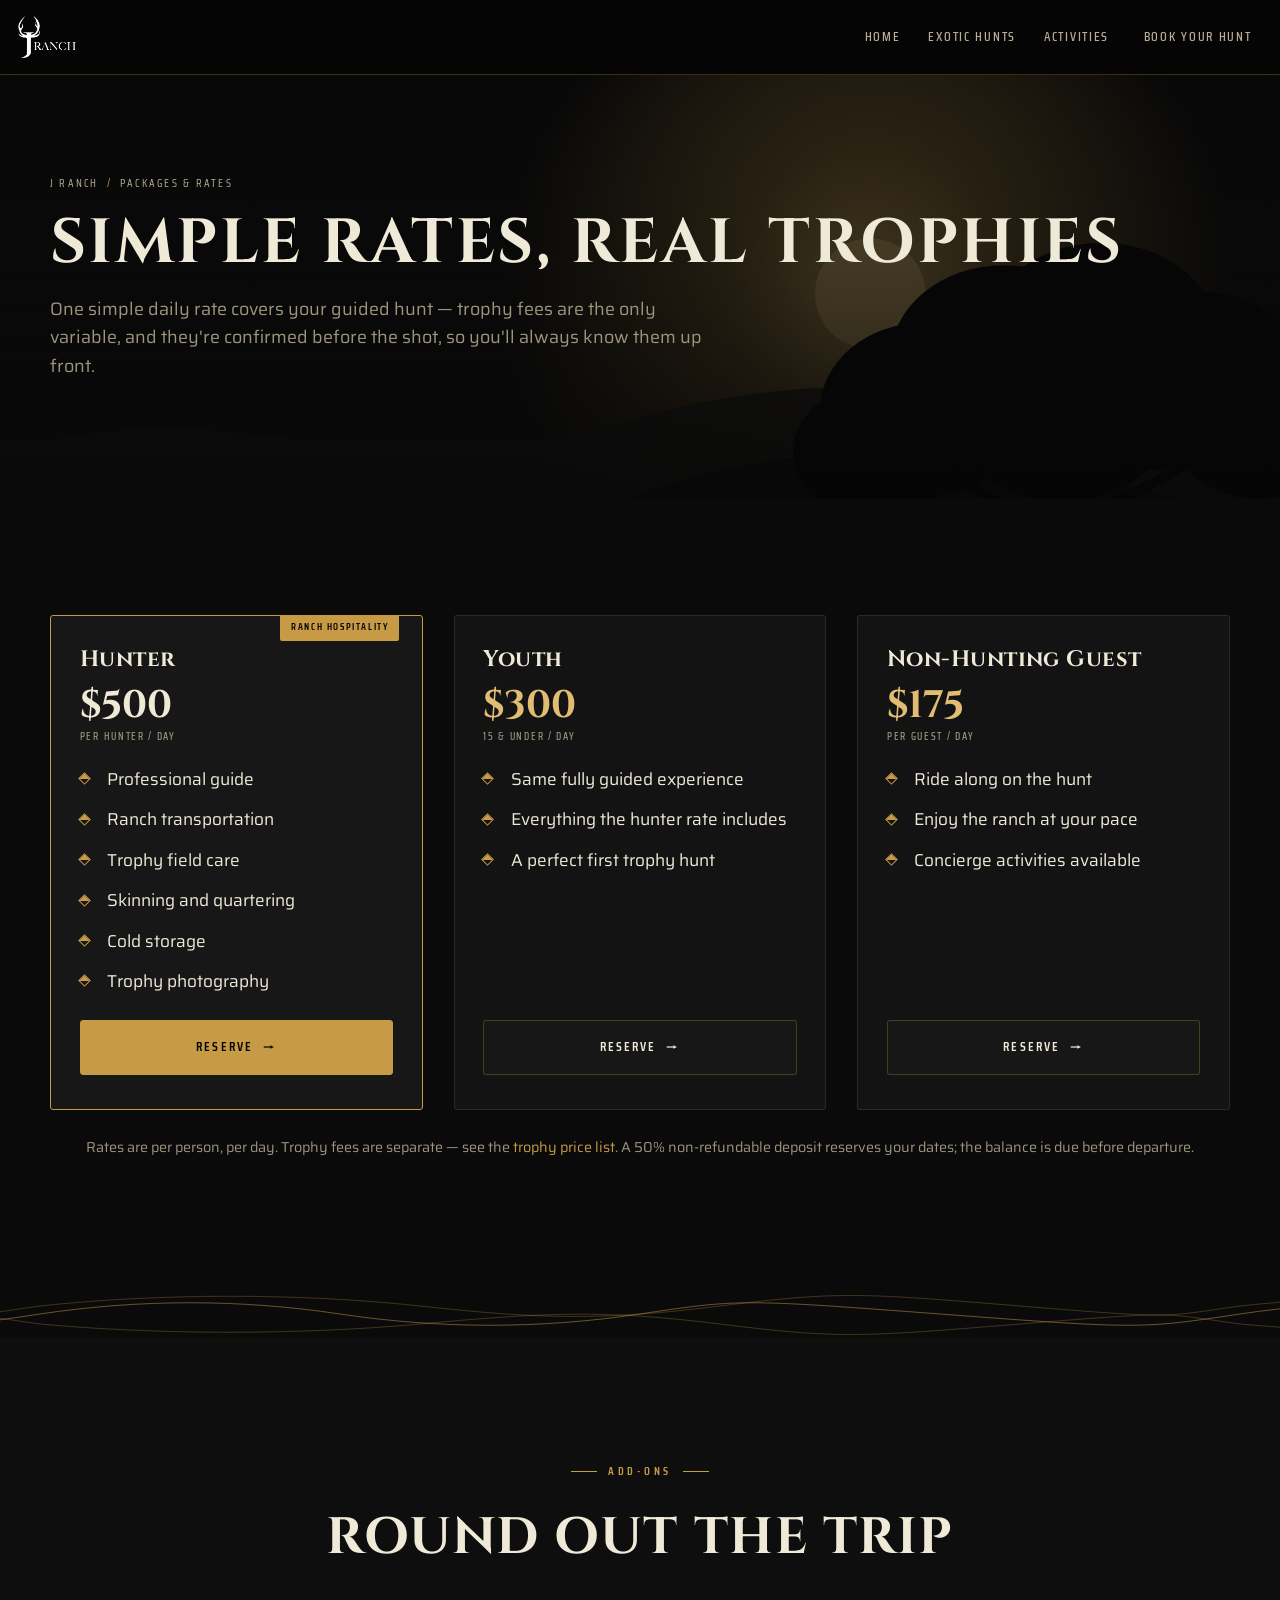
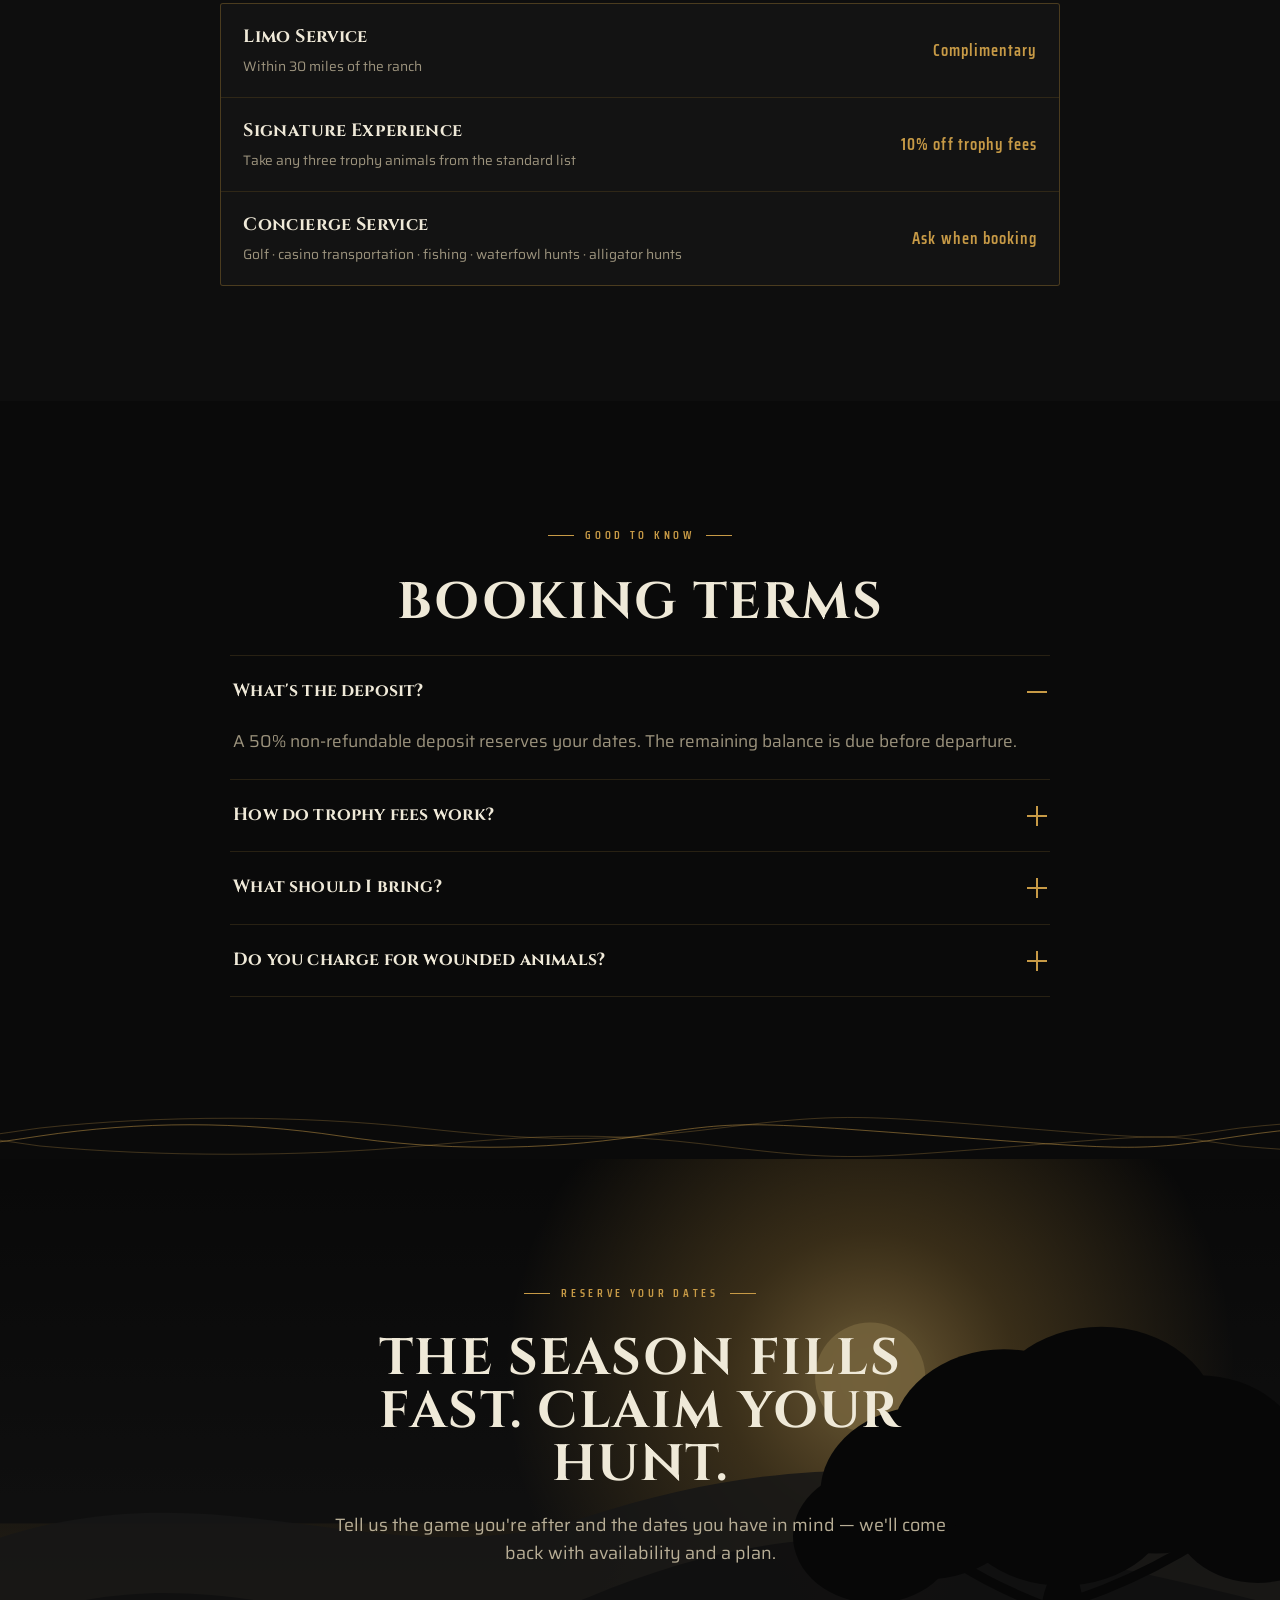
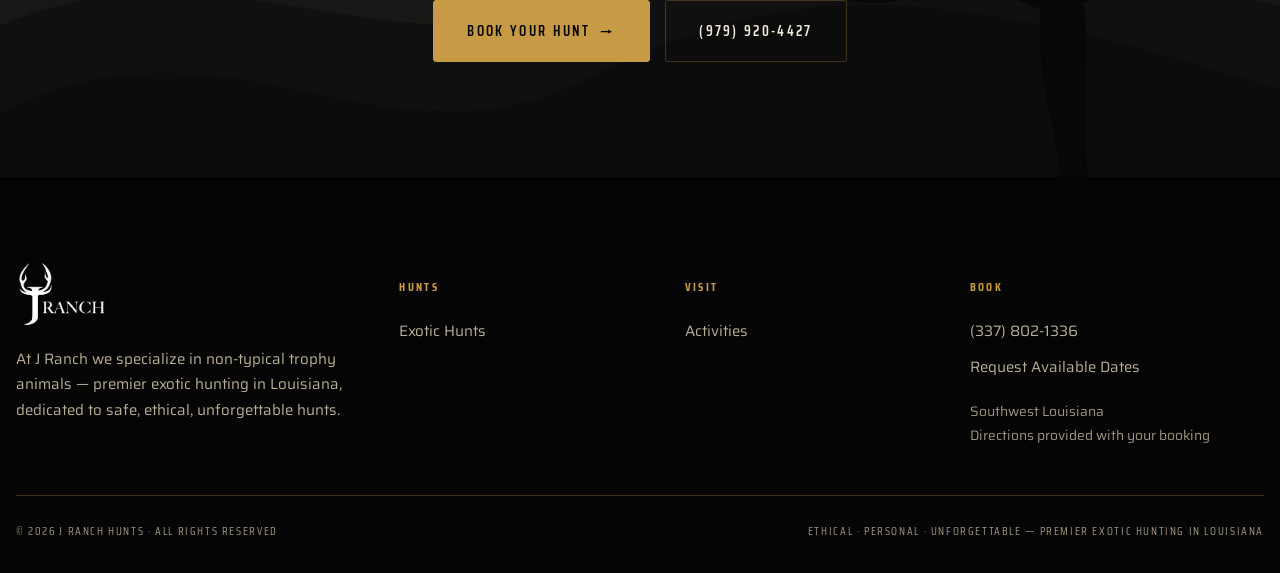
<file: packages.html>
<!DOCTYPE html>
<html lang="en">
<head>
<meta charset="utf-8">
<meta name="viewport" content="width=device-width, initial-scale=1, viewport-fit=cover">
<title>Packages & Rates · J Ranch</title>
<meta name="description" content="J Ranch rates — $500 per hunter per day, $300 youth, $175 non-hunting guest. Guide, transportation, field care, cold storage and trophy photography included.">
<link rel="preconnect" href="https://fonts.googleapis.com">
<link rel="preconnect" href="https://fonts.gstatic.com" crossorigin>
<link href="https://fonts.googleapis.com/css2?family=Cinzel:wght@400;600;700&family=Saira+Condensed:wght@400;500;600;700&family=Saira:wght@300;400;500;600&display=swap" rel="stylesheet">
<link rel="stylesheet" href="styles.css">
<link rel="icon" type="image/png" href="images/favicon.png">
<meta name="robots" content="noindex, nofollow">
</head>
<body>
<a class="skip" href="#main">Skip to content</a><header class="site-header">
<div class="wrap-wide nav">
  <a class="brand" href="index.html"><img class="brand-logo" src="images/jranch-logo.png" alt="J Ranch — Premier Exotic Hunts"></a>
  <nav id="nav-links" class="nav-links" aria-label="Primary"><a href="index.html">Home</a><a href="exotics.html">Exotic Hunts</a><a href="activities.html">Activities</a><a class="btn nav-cta" href="contact.html">Book Your Hunt</a></nav>
  <button class="nav-toggle" aria-label="Menu" aria-controls="nav-links" aria-expanded="false">
    <span></span><span></span><span></span></button>
</div>
</header><main id="main"><section class="pagehero">
  <div class="scene"><svg viewBox="0 0 1440 820" preserveAspectRatio="xMidYMid slice" xmlns="http://www.w3.org/2000/svg" role="img" aria-hidden="true"><defs>
  <linearGradient id="skyridgedawn" x1="0" y1="0" x2="0" y2="1"><stop offset="0" stop-color="#0d0d0d"/><stop offset="0.52" stop-color="#191919"/><stop offset="0.8" stop-color="#6f5629"/><stop offset="1" stop-color="#c99f49"/></linearGradient>
  <radialGradient id="sunridgedawn" cx="0.5" cy="0.5" r="0.5">
    <stop offset="0" stop-color="#e0bd72" stop-opacity="0.95"/>
    <stop offset="0.4" stop-color="#c79a46" stop-opacity="0.5"/>
    <stop offset="1" stop-color="#c79a46" stop-opacity="0"/>
  </radialGradient>
  <linearGradient id="hazeridgedawn" x1="0" y1="0" x2="0" y2="1">
    <stop offset="0" stop-color="#c79a46" stop-opacity="0.14"/>
    <stop offset="1" stop-color="#c79a46" stop-opacity="0"/>
  </linearGradient>
</defs><rect width="1440" height="820" fill="url(#skyridgedawn)"/><circle cx="979" cy="246" r="410" fill="url(#sunridgedawn)"/><circle cx="979" cy="246" r="62" fill="#e0bd72" fill-opacity="0.9"/><rect x="0" y="410" width="1440" height="180" fill="url(#hazeridgedawn)"/><path d="M0,426 C 259,344 432,476 662,402 S 1066,336 1440,410 L 1440,820 L0,820 Z" fill="#272727" fill-opacity="0.85"/><path d="M0,525 C 259,418 432,589 662,493 S 1066,408 1440,503 L 1440,820 L0,820 Z" fill="#1c1c1c" fill-opacity="0.95"/><path d="M0,623 C 259,492 432,702 662,584 S 1066,479 1440,597 L 1440,820 L0,820 Z" fill="#131313" fill-opacity="1.0"/><g><path d="M 1175.4,503.1 C 1107.3,476.8 1041.5,441.6 993.1,375.7" stroke="#0a0a0a" stroke-width="11.0" fill="none" stroke-linecap="round"/><path d="M 1215.0,494.3 C 1291.8,468.0 1366.5,424.1 1423.6,375.7" stroke="#0a0a0a" stroke-width="11.0" fill="none" stroke-linecap="round"/><path d="M 1195.2,485.6 C 1182.0,397.7 1199.6,331.8 1195.2,274.7" stroke="#0a0a0a" stroke-width="9.9" fill="none" stroke-linecap="round"/><path d="M 1195.2,705.2 C 1182.0,617.3 1160.1,551.5 1173.2,494.3 C 1186.4,441.6 1208.4,441.6 1217.2,490.0 C 1230.3,547.1 1212.8,617.3 1226.0,705.2 Z" fill="#0a0a0a"/><ellipse cx="1041.5" cy="375.7" rx="118.6" ry="97.3" fill="#0a0a0a"/><ellipse cx="1129.3" cy="318.6" rx="127.4" ry="104.5" fill="#0a0a0a"/><ellipse cx="1239.1" cy="296.7" rx="131.8" ry="108.1" fill="#0a0a0a"/><ellipse cx="1349.0" cy="340.6" rx="118.6" ry="97.3" fill="#0a0a0a"/><ellipse cx="1414.8" cy="397.7" rx="96.6" ry="79.2" fill="#0a0a0a"/><ellipse cx="984.3" cy="424.1" rx="92.2" ry="75.6" fill="#0a0a0a"/><ellipse cx="1195.2" cy="375.7" rx="127.4" ry="104.5" fill="#0a0a0a"/><ellipse cx="1300.6" cy="353.8" rx="109.8" ry="90.1" fill="#0a0a0a"/></g><rect x="0" y="705" width="1440" height="115" fill="#0a0a0a"/></svg></div>
  <div class="hero-veil"></div>
  <div class="wrap pagehero-inner" data-reveal>
    <p class="crumbs"><a href="index.html">J Ranch</a><span class="sep">/</span>Packages &amp; Rates</p>
    <h1 class="display h1">Simple rates, real trophies</h1>
    <p class="lead" style="margin-top:1.2rem;max-width:56ch">One simple daily rate covers your guided hunt — trophy fees are the only variable, and they're confirmed before the shot, so you'll always know them up front.</p>
  </div>
</section>
<section class="section">
  <div class="wrap">
    <div class="grid cols-3" style="align-items:stretch"><div class="pkg feature" data-reveal><span class="flag">Ranch hospitality</span>
  <h3>Hunter</h3>
  <div class="pkg-price">$500<small>per hunter / day</small></div>
  <ul class="ticks"><li>Professional guide</li><li>Ranch transportation</li><li>Trophy field care</li><li>Skinning and quartering</li><li>Cold storage</li><li>Trophy photography</li></ul>
  <a class="btn" href="contact.html">Reserve <span class="arw">→</span></a>
</div><div class="pkg" data-reveal>
  <h3>Youth</h3>
  <div class="pkg-price">$300<small>15 &amp; under / day</small></div>
  <ul class="ticks"><li>Same fully guided experience</li><li>Everything the hunter rate includes</li><li>A perfect first trophy hunt</li></ul>
  <a class="btn ink" href="contact.html">Reserve <span class="arw">→</span></a>
</div><div class="pkg" data-reveal>
  <h3>Non-Hunting Guest</h3>
  <div class="pkg-price">$175<small>per guest / day</small></div>
  <ul class="ticks"><li>Ride along on the hunt</li><li>Enjoy the ranch at your pace</li><li>Concierge activities available</li></ul>
  <a class="btn ink" href="contact.html">Reserve <span class="arw">→</span></a>
</div></div>
    <p class="muted center" style="margin-top:1.6rem;font-size:.9rem">Rates are per person, per day. Trophy fees are separate — see the <a href="exotics.html" style="color:var(--brass-lo)">trophy price list</a>. A 50% non-refundable deposit reserves your dates; the balance is due before departure.</p>
  </div>
</section>

<div class="contour" aria-hidden="true"></div>
<section class="section on-dark">
  <div class="wrap" style="max-width:840px">
    <div class="center stack" style="margin-bottom:2.4rem" data-reveal>
      <p class="eyebrow center">Add-Ons</p>
      <h2 class="display h2">Round out the trip</h2>
    </div>
    <div class="rows" data-reveal style="--line-lt:rgba(199,154,70,.18)"><div class="row-item"><div class="rt"><strong>Limo Service</strong><small>Within 30 miles of the ranch</small></div><div class="price">Complimentary</div></div><div class="row-item"><div class="rt"><strong>Signature Experience</strong><small>Take any three trophy animals from the standard list</small></div><div class="price">10% off trophy fees</div></div><div class="row-item"><div class="rt"><strong>Concierge Service</strong><small>Golf &middot; casino transportation &middot; fishing &middot; waterfowl hunts &middot; alligator hunts</small></div><div class="price">Ask when booking</div></div></div>
  </div>
</section>

<section class="section">
  <div class="wrap" style="max-width:820px">
    <div class="stack center" style="margin-bottom:1.6rem" data-reveal>
      <p class="eyebrow center">Good to Know</p>
      <h2 class="display h2">Booking terms</h2>
    </div>
    <div class="faq" data-reveal>
      <details open><summary>What's the deposit?<span class="pm"></span></summary>
        <p>A 50% non-refundable deposit reserves your dates. The remaining balance is due before departure.</p></details>
      <details><summary>How do trophy fees work?<span class="pm"></span></summary>
        <p>Trophy fees are confirmed before the shot, so there are never surprises. Availability is subject to seasonal conditions, and prices may change without notice.</p></details>
      <details><summary>What should I bring?<span class="pm"></span></summary>
        <p>Your weapon and ammo, weather-appropriate hunting clothes, boots, and personal items. We handle field care, cold storage, and everything at the ranch — a full checklist goes out with your confirmation.</p></details>
      <details><summary>Do you charge for wounded animals?<span class="pm"></span></summary>
        <p>Wounded animals are considered harvested. Your guide will do everything possible to recover the animal, and we ask every hunter to take only ethical, well-placed shots.</p></details>
    </div>
  </div>
</section>

<div class="contour" aria-hidden="true"></div>
<section class="section on-ink cta-band">
  <div class="scene"><svg viewBox="0 0 1440 820" preserveAspectRatio="xMidYMid slice" xmlns="http://www.w3.org/2000/svg" role="img" aria-hidden="true"><defs>
  <linearGradient id="skyridgedusk" x1="0" y1="0" x2="0" y2="1"><stop offset="0" stop-color="#0d0d0d"/><stop offset="0.5" stop-color="#1a1a1a"/><stop offset="0.78" stop-color="#7d5e2b"/><stop offset="1" stop-color="#c79a46"/></linearGradient>
  <radialGradient id="sunridgedusk" cx="0.5" cy="0.5" r="0.5">
    <stop offset="0" stop-color="#e0bd72" stop-opacity="0.95"/>
    <stop offset="0.4" stop-color="#c79a46" stop-opacity="0.5"/>
    <stop offset="1" stop-color="#c79a46" stop-opacity="0"/>
  </radialGradient>
  <linearGradient id="hazeridgedusk" x1="0" y1="0" x2="0" y2="1">
    <stop offset="0" stop-color="#c79a46" stop-opacity="0.14"/>
    <stop offset="1" stop-color="#c79a46" stop-opacity="0"/>
  </linearGradient>
</defs><rect width="1440" height="820" fill="url(#skyridgedusk)"/><circle cx="979" cy="246" r="410" fill="url(#sunridgedusk)"/><circle cx="979" cy="246" r="62" fill="#e0bd72" fill-opacity="0.9"/><rect x="0" y="410" width="1440" height="180" fill="url(#hazeridgedusk)"/><path d="M0,426 C 259,344 432,476 662,402 S 1066,336 1440,410 L 1440,820 L0,820 Z" fill="#272727" fill-opacity="0.85"/><path d="M0,525 C 259,418 432,589 662,493 S 1066,408 1440,503 L 1440,820 L0,820 Z" fill="#1c1c1c" fill-opacity="0.95"/><path d="M0,623 C 259,492 432,702 662,584 S 1066,479 1440,597 L 1440,820 L0,820 Z" fill="#131313" fill-opacity="1.0"/><g><path d="M 1175.4,503.1 C 1107.3,476.8 1041.5,441.6 993.1,375.7" stroke="#0a0a0a" stroke-width="11.0" fill="none" stroke-linecap="round"/><path d="M 1215.0,494.3 C 1291.8,468.0 1366.5,424.1 1423.6,375.7" stroke="#0a0a0a" stroke-width="11.0" fill="none" stroke-linecap="round"/><path d="M 1195.2,485.6 C 1182.0,397.7 1199.6,331.8 1195.2,274.7" stroke="#0a0a0a" stroke-width="9.9" fill="none" stroke-linecap="round"/><path d="M 1195.2,705.2 C 1182.0,617.3 1160.1,551.5 1173.2,494.3 C 1186.4,441.6 1208.4,441.6 1217.2,490.0 C 1230.3,547.1 1212.8,617.3 1226.0,705.2 Z" fill="#0a0a0a"/><ellipse cx="1041.5" cy="375.7" rx="118.6" ry="97.3" fill="#0a0a0a"/><ellipse cx="1129.3" cy="318.6" rx="127.4" ry="104.5" fill="#0a0a0a"/><ellipse cx="1239.1" cy="296.7" rx="131.8" ry="108.1" fill="#0a0a0a"/><ellipse cx="1349.0" cy="340.6" rx="118.6" ry="97.3" fill="#0a0a0a"/><ellipse cx="1414.8" cy="397.7" rx="96.6" ry="79.2" fill="#0a0a0a"/><ellipse cx="984.3" cy="424.1" rx="92.2" ry="75.6" fill="#0a0a0a"/><ellipse cx="1195.2" cy="375.7" rx="127.4" ry="104.5" fill="#0a0a0a"/><ellipse cx="1300.6" cy="353.8" rx="109.8" ry="90.1" fill="#0a0a0a"/></g><rect x="0" y="705" width="1440" height="115" fill="#0a0a0a"/></svg></div>
  <div class="wrap inner" data-reveal>
    <p class="eyebrow center">Reserve Your Dates</p>
    <h2 class="display h2" style="margin:1rem auto 1.2rem;max-width:18ch">The season fills fast. Claim your hunt.</h2>
    <p class="lead" style="max-width:52ch;margin:0 auto 2rem">Tell us the game you're after and the dates you have in mind — we'll come back with availability and a plan.</p>
    <div style="display:flex;gap:.9rem;justify-content:center;flex-wrap:wrap">
      <a class="btn lg" href="contact.html">Book Your Hunt <span class="arw">→</span></a>
      <a class="btn ghost lg" href="tel:+19799204427">(979) 920-4427</a>
    </div>
  </div>
</section>
</main><footer class="site-footer">
<div class="wrap-wide">
  <div class="footer-top">
    <div class="footer-about">
      <a class="brand" href="index.html"><img class="brand-logo" src="images/jranch-logo.png" alt="J Ranch — Premier Exotic Hunts"></a>
      <p>At J Ranch we specialize in non-typical trophy animals — premier exotic
         hunting in Louisiana, dedicated to safe, ethical, unforgettable hunts.</p>
    </div>
    <div class="footer-col"><h5>Hunts</h5><a href="exotics.html">Exotic Hunts</a></div>
    <div class="footer-col"><h5>Visit</h5><a href="activities.html">Activities</a></div>
    <div class="footer-col"><h5>Book</h5>
      <a href="tel:+13378021336">(337) 802-1336</a>
      <a href="contact.html">Request Available Dates</a>
      <p style="margin:.9rem 0 0;color:var(--stone-dk);font-size:.86rem">Southwest Louisiana<br>Directions provided with your booking</p>
    </div>
  </div>
  <div class="footer-bottom">
    <span>© 2026 J Ranch Hunts · All rights reserved</span>
    <span>Ethical · Personal · Unforgettable — premier exotic hunting in Louisiana</span>
  </div>
</div>
</footer>
<script src="main.js"></script>
</body></html>
</file>
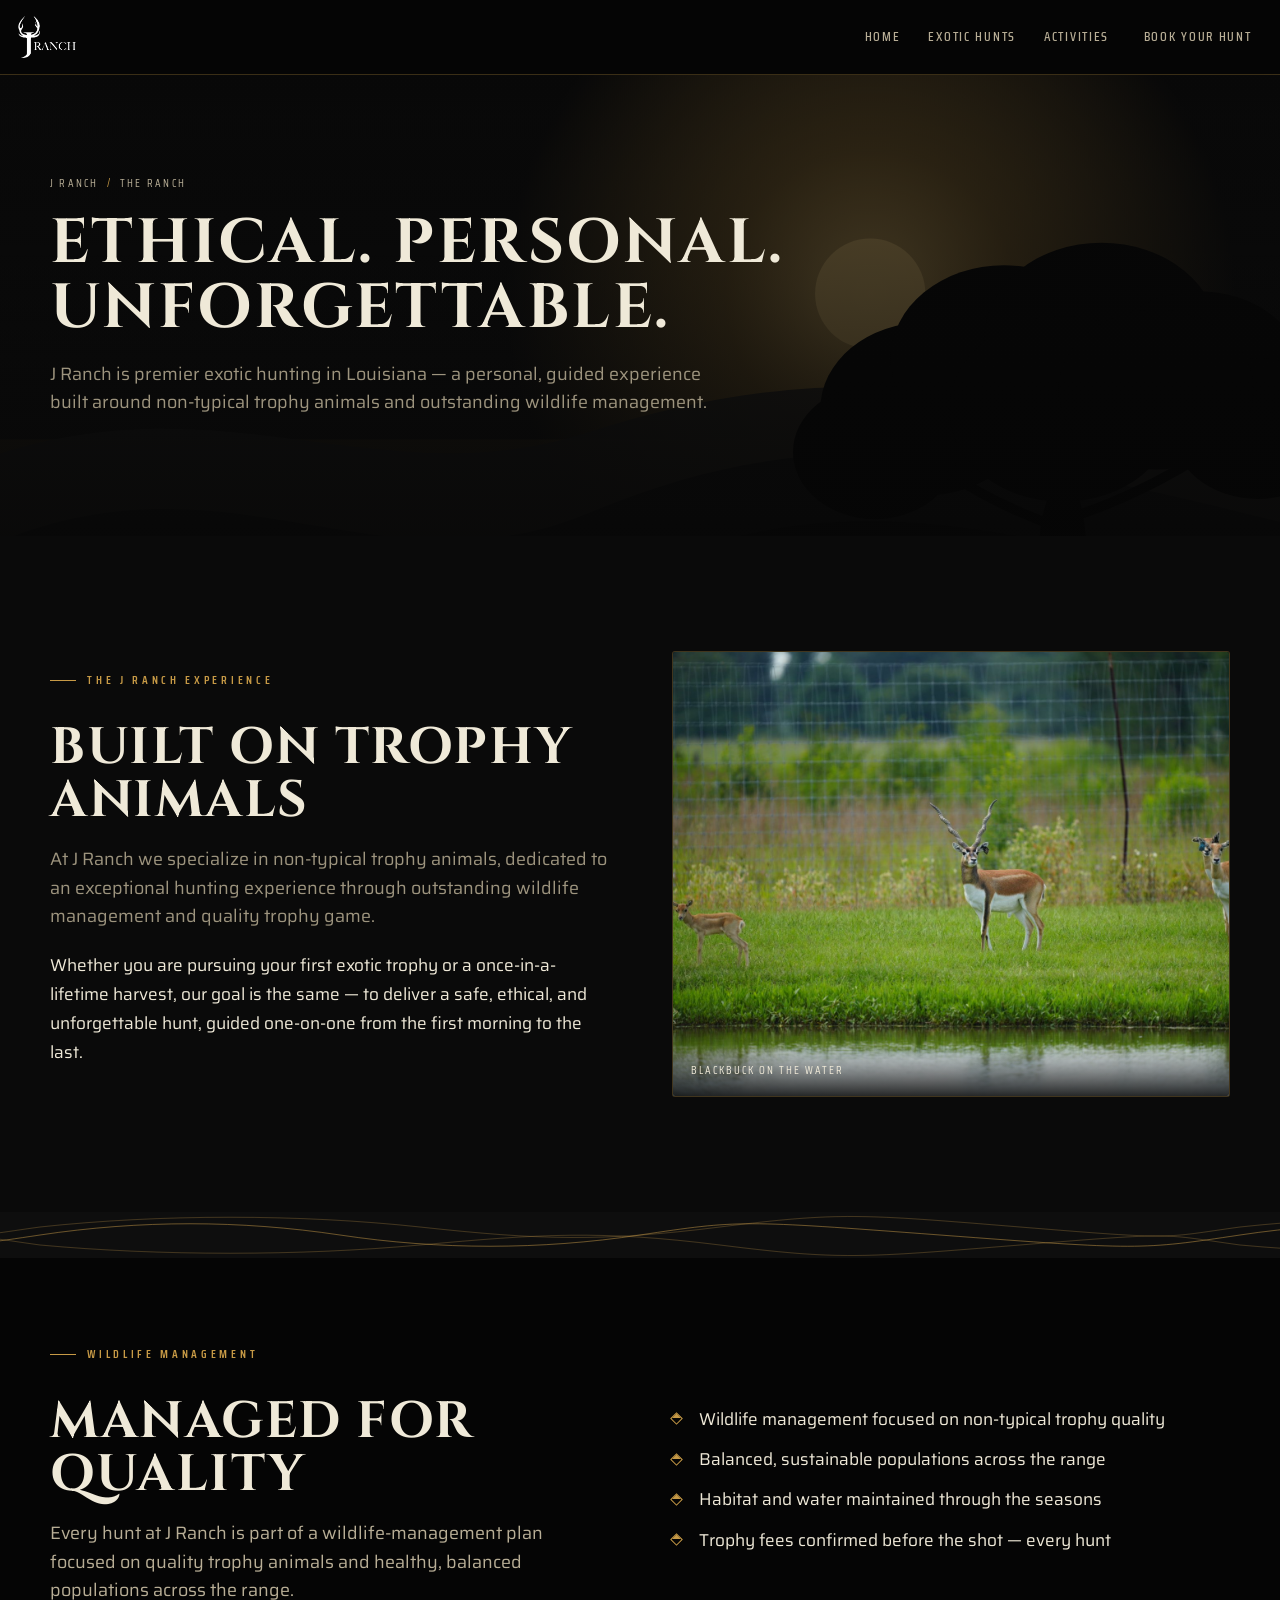
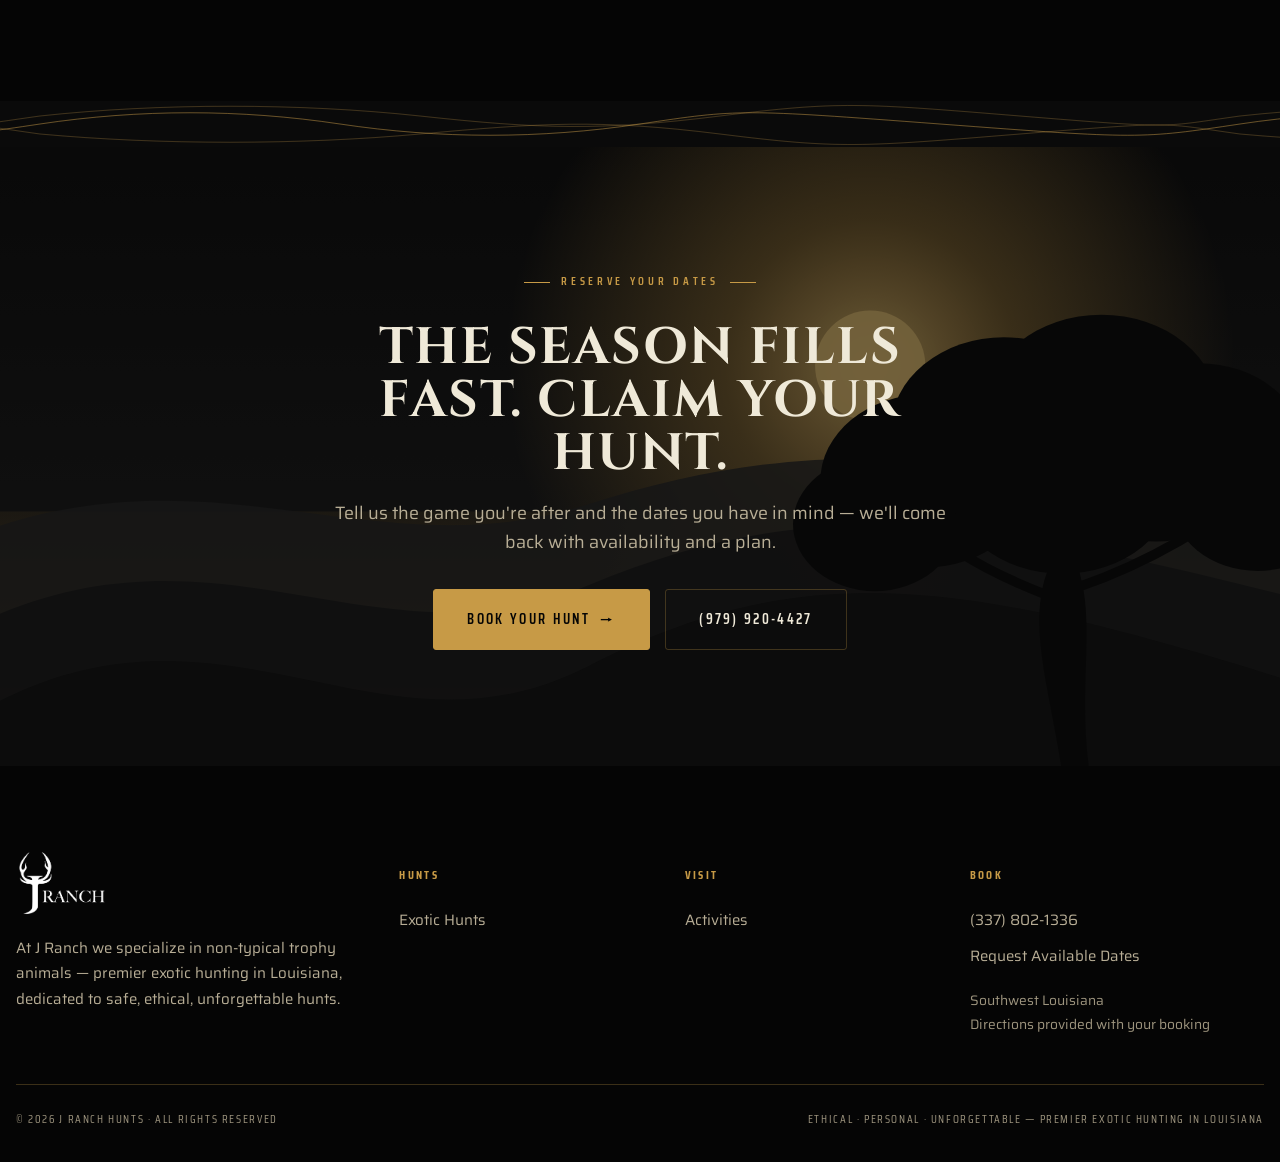
<file: the-ranch.html>
<!DOCTYPE html>
<html lang="en">
<head>
<meta charset="utf-8">
<meta name="viewport" content="width=device-width, initial-scale=1, viewport-fit=cover">
<title>The Ranch · J Ranch</title>
<meta name="description" content="The J Ranch experience — premier exotic hunting in Louisiana, built on non-typical trophy animals and outstanding wildlife management. Ethical, personal, unforgettable.">
<link rel="preconnect" href="https://fonts.googleapis.com">
<link rel="preconnect" href="https://fonts.gstatic.com" crossorigin>
<link href="https://fonts.googleapis.com/css2?family=Cinzel:wght@400;600;700&family=Saira+Condensed:wght@400;500;600;700&family=Saira:wght@300;400;500;600&display=swap" rel="stylesheet">
<link rel="stylesheet" href="styles.css">
<link rel="icon" type="image/png" href="images/favicon.png">
<meta name="robots" content="noindex, nofollow">
</head>
<body>
<a class="skip" href="#main">Skip to content</a><header class="site-header">
<div class="wrap-wide nav">
  <a class="brand" href="index.html"><img class="brand-logo" src="images/jranch-logo.png" alt="J Ranch — Premier Exotic Hunts"></a>
  <nav id="nav-links" class="nav-links" aria-label="Primary"><a href="index.html">Home</a><a href="exotics.html">Exotic Hunts</a><a href="activities.html">Activities</a><a class="btn nav-cta" href="contact.html">Book Your Hunt</a></nav>
  <button class="nav-toggle" aria-label="Menu" aria-controls="nav-links" aria-expanded="false">
    <span></span><span></span><span></span></button>
</div>
</header><main id="main"><section class="pagehero">
  <div class="scene"><svg viewBox="0 0 1440 820" preserveAspectRatio="xMidYMid slice" xmlns="http://www.w3.org/2000/svg" role="img" aria-hidden="true"><defs>
  <linearGradient id="skyridgedawn" x1="0" y1="0" x2="0" y2="1"><stop offset="0" stop-color="#0d0d0d"/><stop offset="0.52" stop-color="#191919"/><stop offset="0.8" stop-color="#6f5629"/><stop offset="1" stop-color="#c99f49"/></linearGradient>
  <radialGradient id="sunridgedawn" cx="0.5" cy="0.5" r="0.5">
    <stop offset="0" stop-color="#e0bd72" stop-opacity="0.95"/>
    <stop offset="0.4" stop-color="#c79a46" stop-opacity="0.5"/>
    <stop offset="1" stop-color="#c79a46" stop-opacity="0"/>
  </radialGradient>
  <linearGradient id="hazeridgedawn" x1="0" y1="0" x2="0" y2="1">
    <stop offset="0" stop-color="#c79a46" stop-opacity="0.14"/>
    <stop offset="1" stop-color="#c79a46" stop-opacity="0"/>
  </linearGradient>
</defs><rect width="1440" height="820" fill="url(#skyridgedawn)"/><circle cx="979" cy="246" r="410" fill="url(#sunridgedawn)"/><circle cx="979" cy="246" r="62" fill="#e0bd72" fill-opacity="0.9"/><rect x="0" y="410" width="1440" height="180" fill="url(#hazeridgedawn)"/><path d="M0,426 C 259,344 432,476 662,402 S 1066,336 1440,410 L 1440,820 L0,820 Z" fill="#272727" fill-opacity="0.85"/><path d="M0,525 C 259,418 432,589 662,493 S 1066,408 1440,503 L 1440,820 L0,820 Z" fill="#1c1c1c" fill-opacity="0.95"/><path d="M0,623 C 259,492 432,702 662,584 S 1066,479 1440,597 L 1440,820 L0,820 Z" fill="#131313" fill-opacity="1.0"/><g><path d="M 1175.4,503.1 C 1107.3,476.8 1041.5,441.6 993.1,375.7" stroke="#0a0a0a" stroke-width="11.0" fill="none" stroke-linecap="round"/><path d="M 1215.0,494.3 C 1291.8,468.0 1366.5,424.1 1423.6,375.7" stroke="#0a0a0a" stroke-width="11.0" fill="none" stroke-linecap="round"/><path d="M 1195.2,485.6 C 1182.0,397.7 1199.6,331.8 1195.2,274.7" stroke="#0a0a0a" stroke-width="9.9" fill="none" stroke-linecap="round"/><path d="M 1195.2,705.2 C 1182.0,617.3 1160.1,551.5 1173.2,494.3 C 1186.4,441.6 1208.4,441.6 1217.2,490.0 C 1230.3,547.1 1212.8,617.3 1226.0,705.2 Z" fill="#0a0a0a"/><ellipse cx="1041.5" cy="375.7" rx="118.6" ry="97.3" fill="#0a0a0a"/><ellipse cx="1129.3" cy="318.6" rx="127.4" ry="104.5" fill="#0a0a0a"/><ellipse cx="1239.1" cy="296.7" rx="131.8" ry="108.1" fill="#0a0a0a"/><ellipse cx="1349.0" cy="340.6" rx="118.6" ry="97.3" fill="#0a0a0a"/><ellipse cx="1414.8" cy="397.7" rx="96.6" ry="79.2" fill="#0a0a0a"/><ellipse cx="984.3" cy="424.1" rx="92.2" ry="75.6" fill="#0a0a0a"/><ellipse cx="1195.2" cy="375.7" rx="127.4" ry="104.5" fill="#0a0a0a"/><ellipse cx="1300.6" cy="353.8" rx="109.8" ry="90.1" fill="#0a0a0a"/></g><rect x="0" y="705" width="1440" height="115" fill="#0a0a0a"/></svg></div>
  <div class="hero-veil"></div>
  <div class="wrap pagehero-inner" data-reveal>
    <p class="crumbs"><a href="index.html">J Ranch</a><span class="sep">/</span>The Ranch</p>
    <h1 class="display h1">Ethical. Personal. Unforgettable.</h1>
    <p class="lead" style="margin-top:1.2rem;max-width:56ch">J Ranch is premier exotic hunting in Louisiana &mdash; a personal, guided experience built around non-typical trophy animals and outstanding wildlife management.</p>
  </div>
</section>
<section class="section">
  <div class="wrap">
    <div class="split">
      <div class="stack" data-reveal>
        <p class="eyebrow">The J Ranch Experience</p>
        <h2 class="display h2">Built on trophy animals</h2>
        <p class="lead">At J Ranch we specialize in non-typical trophy animals, dedicated to an exceptional hunting experience through outstanding wildlife management and quality trophy game.</p>
        <p>Whether you are pursuing your first exotic trophy or a once-in-a-lifetime harvest, our goal is the same &mdash; to deliver a safe, ethical, and unforgettable hunt, guided one-on-one from the first morning to the last.</p>
      </div>
      <div class="split-media" data-reveal data-delay="120"><img src="images/blackbuck-water.jpg" alt="Blackbuck antelope with does at the water's edge" loading="lazy"><div class="cap">Blackbuck on the water</div></div>
    </div>
  </div>
</section>
<div class="contour on-forest" aria-hidden="true"></div>

<section class="section tight on-dark" style="background:var(--ink)">
  <div class="wrap">
    <div class="split" style="align-items:center">
      <div class="stack" data-reveal>
        <p class="eyebrow">Wildlife Management</p>
        <h2 class="display h2">Managed for quality</h2>
        <p class="lead">Every hunt at J Ranch is part of a wildlife-management plan focused on quality trophy animals and healthy, balanced populations across the range.</p>
      </div>
      <div class="stack" data-reveal data-delay="120">
        <ul class="ticks">
          <li>Wildlife management focused on non-typical trophy quality</li>
          <li>Balanced, sustainable populations across the range</li>
          <li>Habitat and water maintained through the seasons</li>
          <li>Trophy fees confirmed before the shot &mdash; every hunt</li>
        </ul>
      </div>
    </div>
  </div>
</section>



<div class="contour" aria-hidden="true"></div>
<section class="section on-ink cta-band">
  <div class="scene"><svg viewBox="0 0 1440 820" preserveAspectRatio="xMidYMid slice" xmlns="http://www.w3.org/2000/svg" role="img" aria-hidden="true"><defs>
  <linearGradient id="skyridgedusk" x1="0" y1="0" x2="0" y2="1"><stop offset="0" stop-color="#0d0d0d"/><stop offset="0.5" stop-color="#1a1a1a"/><stop offset="0.78" stop-color="#7d5e2b"/><stop offset="1" stop-color="#c79a46"/></linearGradient>
  <radialGradient id="sunridgedusk" cx="0.5" cy="0.5" r="0.5">
    <stop offset="0" stop-color="#e0bd72" stop-opacity="0.95"/>
    <stop offset="0.4" stop-color="#c79a46" stop-opacity="0.5"/>
    <stop offset="1" stop-color="#c79a46" stop-opacity="0"/>
  </radialGradient>
  <linearGradient id="hazeridgedusk" x1="0" y1="0" x2="0" y2="1">
    <stop offset="0" stop-color="#c79a46" stop-opacity="0.14"/>
    <stop offset="1" stop-color="#c79a46" stop-opacity="0"/>
  </linearGradient>
</defs><rect width="1440" height="820" fill="url(#skyridgedusk)"/><circle cx="979" cy="246" r="410" fill="url(#sunridgedusk)"/><circle cx="979" cy="246" r="62" fill="#e0bd72" fill-opacity="0.9"/><rect x="0" y="410" width="1440" height="180" fill="url(#hazeridgedusk)"/><path d="M0,426 C 259,344 432,476 662,402 S 1066,336 1440,410 L 1440,820 L0,820 Z" fill="#272727" fill-opacity="0.85"/><path d="M0,525 C 259,418 432,589 662,493 S 1066,408 1440,503 L 1440,820 L0,820 Z" fill="#1c1c1c" fill-opacity="0.95"/><path d="M0,623 C 259,492 432,702 662,584 S 1066,479 1440,597 L 1440,820 L0,820 Z" fill="#131313" fill-opacity="1.0"/><g><path d="M 1175.4,503.1 C 1107.3,476.8 1041.5,441.6 993.1,375.7" stroke="#0a0a0a" stroke-width="11.0" fill="none" stroke-linecap="round"/><path d="M 1215.0,494.3 C 1291.8,468.0 1366.5,424.1 1423.6,375.7" stroke="#0a0a0a" stroke-width="11.0" fill="none" stroke-linecap="round"/><path d="M 1195.2,485.6 C 1182.0,397.7 1199.6,331.8 1195.2,274.7" stroke="#0a0a0a" stroke-width="9.9" fill="none" stroke-linecap="round"/><path d="M 1195.2,705.2 C 1182.0,617.3 1160.1,551.5 1173.2,494.3 C 1186.4,441.6 1208.4,441.6 1217.2,490.0 C 1230.3,547.1 1212.8,617.3 1226.0,705.2 Z" fill="#0a0a0a"/><ellipse cx="1041.5" cy="375.7" rx="118.6" ry="97.3" fill="#0a0a0a"/><ellipse cx="1129.3" cy="318.6" rx="127.4" ry="104.5" fill="#0a0a0a"/><ellipse cx="1239.1" cy="296.7" rx="131.8" ry="108.1" fill="#0a0a0a"/><ellipse cx="1349.0" cy="340.6" rx="118.6" ry="97.3" fill="#0a0a0a"/><ellipse cx="1414.8" cy="397.7" rx="96.6" ry="79.2" fill="#0a0a0a"/><ellipse cx="984.3" cy="424.1" rx="92.2" ry="75.6" fill="#0a0a0a"/><ellipse cx="1195.2" cy="375.7" rx="127.4" ry="104.5" fill="#0a0a0a"/><ellipse cx="1300.6" cy="353.8" rx="109.8" ry="90.1" fill="#0a0a0a"/></g><rect x="0" y="705" width="1440" height="115" fill="#0a0a0a"/></svg></div>
  <div class="wrap inner" data-reveal>
    <p class="eyebrow center">Reserve Your Dates</p>
    <h2 class="display h2" style="margin:1rem auto 1.2rem;max-width:18ch">The season fills fast. Claim your hunt.</h2>
    <p class="lead" style="max-width:52ch;margin:0 auto 2rem">Tell us the game you're after and the dates you have in mind — we'll come back with availability and a plan.</p>
    <div style="display:flex;gap:.9rem;justify-content:center;flex-wrap:wrap">
      <a class="btn lg" href="contact.html">Book Your Hunt <span class="arw">→</span></a>
      <a class="btn ghost lg" href="tel:+19799204427">(979) 920-4427</a>
    </div>
  </div>
</section>
</main><footer class="site-footer">
<div class="wrap-wide">
  <div class="footer-top">
    <div class="footer-about">
      <a class="brand" href="index.html"><img class="brand-logo" src="images/jranch-logo.png" alt="J Ranch — Premier Exotic Hunts"></a>
      <p>At J Ranch we specialize in non-typical trophy animals — premier exotic
         hunting in Louisiana, dedicated to safe, ethical, unforgettable hunts.</p>
    </div>
    <div class="footer-col"><h5>Hunts</h5><a href="exotics.html">Exotic Hunts</a></div>
    <div class="footer-col"><h5>Visit</h5><a href="activities.html">Activities</a></div>
    <div class="footer-col"><h5>Book</h5>
      <a href="tel:+13378021336">(337) 802-1336</a>
      <a href="contact.html">Request Available Dates</a>
      <p style="margin:.9rem 0 0;color:var(--stone-dk);font-size:.86rem">Southwest Louisiana<br>Directions provided with your booking</p>
    </div>
  </div>
  <div class="footer-bottom">
    <span>© 2026 J Ranch Hunts · All rights reserved</span>
    <span>Ethical · Personal · Unforgettable — premier exotic hunting in Louisiana</span>
  </div>
</div>
</footer>
<script src="main.js"></script>
</body></html>
</file>
<file: styles.css>
/* ============================================================
   J RANCH — "Dawn Blind" design system
   Palette: forest woods + aged brass + parchment
   Type: Cinzel (engraved display) / Saira Condensed (labels) / Saira (body)
   ============================================================ */

:root{
  /* palette — black theme */
  --ink:      #050505;   /* true black */
  --forest:   #0e0e0e;   /* primary dark surface */
  --forest-2: #171717;   /* raised dark surface */
  --field:    #232323;   /* card hover / mid surface */
  --brass:    #c79a46;   /* aged brass — THE accent */
  --brass-hi: #e0bd72;   /* brass highlight */
  --brass-lo: #c79a46;   /* brass on black (kept bright for contrast) */
  --bone:     #efe9d8;   /* parchment — text on dark */
  --bone-2:   #0a0a0a;   /* page background */
  --surface:  #131313;   /* card / row surface */
  --stone:    #b8ae96;   /* muted taupe — captions, secondary */
  --stone-dk: #9d947e;   /* secondary text on black */
  --oxblood:  #6b2a22;   /* rare deep accent */
  --line-dk:  rgba(199,154,70,.28);   /* brass hairline on dark */
  --line-lt:  rgba(199,154,70,.16);   /* soft brass hairline on surfaces */

  /* type */
  --display: "Cinzel", Georgia, serif;
  --label:   "Saira Condensed", "Arial Narrow", sans-serif;
  --body:    "Saira", system-ui, -apple-system, sans-serif;

  /* metrics */
  --wrap: 1180px;
  --gap: clamp(1rem, 2.4vw, 2rem);
  --pad-y: clamp(4.5rem, 9vw, 8rem);
  --radius: 3px;
  --ease: cubic-bezier(.22,.61,.36,1);
}

/* ---------- reset ---------- */
*,*::before,*::after{ box-sizing:border-box; }
html{ scroll-behavior:smooth; -webkit-text-size-adjust:100%; }
body{
  margin:0;
  background:var(--bone-2);
  color:var(--bone);
  font-family:var(--body);
  font-size:clamp(1rem,.55vw + .9rem,1.075rem);
  line-height:1.7;
  font-weight:400;
  -webkit-font-smoothing:antialiased;
}
img{ max-width:100%; display:block; }
a{ color:inherit; text-decoration:none; }
h1,h2,h3,h4{ margin:0; line-height:1.05; font-weight:600; }
p{ margin:0 0 1.1em; }
ul{ margin:0; padding:0; list-style:none; }

/* ---------- utility type ---------- */
.eyebrow{
  font-family:var(--label);
  text-transform:uppercase;
  letter-spacing:.32em;
  font-weight:600;
  font-size:.72rem;
  color:var(--brass-lo);
  display:inline-flex;
  align-items:center;
  gap:.7rem;
}
.eyebrow::before{
  content:"";
  width:26px; height:1px;
  background:var(--brass);
  display:inline-block;
}
.eyebrow.center::after{
  content:"";
  width:26px; height:1px;
  background:var(--brass);
  display:inline-block;
}
.display{
  font-family:var(--display);
  font-weight:700;
  letter-spacing:.02em;
  line-height:1.04;
}
.h1{ font-size:clamp(2.6rem,6.2vw,4.9rem); text-transform:uppercase; letter-spacing:.04em; }
.h2{ font-size:clamp(2rem,4.2vw,3.2rem); text-transform:uppercase; letter-spacing:.03em; }
.h3{ font-size:clamp(1.3rem,2.2vw,1.7rem); }
.lead{ font-size:clamp(1.1rem,1.4vw,1.28rem); color:var(--stone-dk); line-height:1.6; }
.muted{ color:var(--stone-dk); }

/* ---------- layout ---------- */
.wrap{ width:min(100% - 2.4rem, var(--wrap)); margin-inline:auto; }
.wrap-wide{ width:min(100% - 2rem, 1360px); margin-inline:auto; }
.section{ padding-block:var(--pad-y); }
.section.tight{ padding-block:clamp(3rem,6vw,5rem); }
.on-dark{ background:var(--forest); color:var(--bone); }
.on-ink{ background:var(--ink); color:var(--bone); }
.on-dark .lead,.on-ink .lead,.on-dark .muted,.on-ink .muted{ color:var(--stone); }
.on-dark .h1,.on-dark .h2,.on-dark .h3,.on-ink .h1,.on-ink .h2,.on-ink .h3{ color:var(--bone); }
.center{ text-align:center; }
.center .eyebrow{ justify-content:center; }
.stack > * + *{ margin-top:1.1rem; }
.measure{ max-width:60ch; }
.measure.center{ margin-inline:auto; }

/* ---------- buttons ---------- */
.btn{
  --bg:var(--brass); --fg:var(--ink);
  display:inline-flex; align-items:center; gap:.6rem;
  font-family:var(--label);
  text-transform:uppercase; letter-spacing:.16em; font-weight:600;
  font-size:.82rem;
  padding:.95rem 1.7rem;
  background:var(--bg); color:var(--fg);
  border:1px solid var(--bg);
  border-radius:var(--radius);
  cursor:pointer;
  transition:background .25s var(--ease), color .25s var(--ease), transform .2s var(--ease);
}
.btn:hover{ background:var(--brass-hi); border-color:var(--brass-hi); transform:translateY(-2px); }
.btn:active{ transform:translateY(0); }
.btn .arw{ transition:transform .25s var(--ease); }
.btn:hover .arw{ transform:translateX(4px); }
.btn.ghost{
  --bg:transparent; --fg:var(--bone);
  border-color:var(--line-dk);
}
.btn.ghost:hover{ background:rgba(199,154,70,.12); border-color:var(--brass); color:var(--bone); transform:translateY(-2px); }
.btn.ink{ --bg:var(--forest-2); --fg:var(--bone); border-color:var(--line-dk); }
.btn.ink:hover{ background:var(--field); border-color:var(--brass); color:var(--bone); }
.btn.lg{ padding:1.1rem 2.1rem; font-size:.9rem; }

.textlink{
  font-family:var(--label); text-transform:uppercase; letter-spacing:.14em;
  font-weight:600; font-size:.8rem; color:var(--brass-lo);
  display:inline-flex; align-items:center; gap:.5rem;
  border-bottom:1px solid transparent; padding-bottom:2px;
  transition:color .2s var(--ease), border-color .2s var(--ease);
}
.on-dark .textlink,.on-ink .textlink{ color:var(--brass); }
.textlink:hover{ color:var(--brass); border-color:var(--brass); }
.textlink .arw{ transition:transform .2s var(--ease); }
.textlink:hover .arw{ transform:translateX(4px); }

/* ---------- signature: topographic contour divider ---------- */
.contour{
  height:46px;
  background-repeat:repeat-x;
  background-position:center;
  background-size:1200px 46px;
  background-image:url("data:image/svg+xml;utf8,\
<svg xmlns='http://www.w3.org/2000/svg' width='1200' height='46' viewBox='0 0 1200 46'>\
<g fill='none' stroke='%23c79a46' stroke-opacity='.5' stroke-width='1'>\
<path d='M0 23 C 100 8 200 8 300 23 S 500 38 600 23 700 8 900 23 1100 38 1200 23'/>\
<path d='M0 15 C 120 2 260 2 380 15 S 560 30 680 15 820 2 980 15 1120 26 1200 15' stroke-opacity='.28'/>\
<path d='M0 33 C 120 44 260 44 380 33 S 560 18 680 33 820 46 980 33 1120 22 1200 33' stroke-opacity='.28'/>\
</g></svg>");
}
.contour.on-forest{ background-color:var(--forest); }

/* ============================================================
   HEADER / NAV
   ============================================================ */
.site-header{
  position:sticky; top:0; z-index:60;
  background:rgba(5,5,5,.86);
  backdrop-filter:blur(9px);
  border-bottom:1px solid var(--line-dk);
  /* keep header content clear of the notch / Dynamic Island on iOS */
  padding-top:env(safe-area-inset-top, 0px);
  padding-left:env(safe-area-inset-left, 0px);
  padding-right:env(safe-area-inset-right, 0px);
}
.nav{
  display:flex; align-items:center; justify-content:space-between;
  gap:1.5rem; min-height:74px;
}
.brand{ display:flex; align-items:center; gap:.7rem; color:var(--bone); }
.brand .mark{ width:34px; height:34px; flex:none; }
.brand-logo{ height:50px; width:auto; display:block; }
.footer-about .brand-logo{ height:74px; }
@media (max-width:520px){ .brand-logo{ height:46px; } }
.brand .wordmark{ font-family:var(--display); font-weight:700; letter-spacing:.14em; font-size:1.18rem; text-transform:uppercase; line-height:1; }
.brand .wordmark small{ display:block; font-family:var(--label); font-weight:500; letter-spacing:.3em; font-size:.5rem; color:var(--brass); margin-top:3px; }

.nav-links{ display:flex; align-items:center; gap:.2rem; }
.nav-links a,.nav-links .navbtn{
  font-family:var(--label); text-transform:uppercase; letter-spacing:.13em;
  font-weight:500; font-size:.82rem; color:var(--stone);
  padding:.6rem .78rem; border-radius:var(--radius);
  background:none; border:0; cursor:pointer;
  display:inline-flex; align-items:center; gap:.35rem;
  transition:color .2s var(--ease);
}
.nav-links a:hover,.nav-links .navbtn:hover,.nav-links a[aria-current="page"]{ color:var(--brass-hi); }
.nav-links a[aria-current="page"]{ position:relative; }
.nav-links a[aria-current="page"]::after{
  content:""; position:absolute; left:.78rem; right:.78rem; bottom:.32rem; height:1px; background:var(--brass);
}
.nav-cta{ margin-left:.4rem; }

/* dropdown */
.has-drop{ position:relative; }
.drop{
  position:absolute; top:calc(100% + 6px); left:0;
  min-width:230px; padding:.5rem;
  background:var(--forest-2); border:1px solid var(--line-dk);
  border-radius:var(--radius);
  box-shadow:0 20px 40px -18px rgba(0,0,0,.7);
  opacity:0; visibility:hidden; transform:translateY(6px);
  transition:opacity .2s var(--ease), transform .2s var(--ease), visibility .2s;
}
.has-drop:hover .drop,.has-drop:focus-within .drop,.drop.open{ opacity:1; visibility:visible; transform:translateY(0); }
.drop a{ display:flex; flex-direction:column; gap:1px; padding:.6rem .7rem; color:var(--bone); letter-spacing:.1em; }
.drop a span{ font-family:var(--body); text-transform:none; letter-spacing:0; font-size:.72rem; color:var(--stone); }
.drop a:hover{ background:var(--field); color:var(--brass-hi); }
.navbtn .chev{ width:9px; height:9px; transition:transform .2s var(--ease); }
.has-drop:hover .chev,.has-drop:focus-within .chev{ transform:rotate(180deg); }

.nav-toggle{ display:none; }

/* mobile nav */
@media (max-width:940px){
  .nav-cta{ display:none; }
  .nav-toggle{
    display:inline-flex; flex-direction:column; gap:5px;
    background:none; border:0; cursor:pointer; padding:.5rem;
  }
  .nav-toggle span{ width:26px; height:2px; background:var(--bone); transition:transform .3s var(--ease), opacity .2s; }
  .nav-toggle[aria-expanded="true"] span:nth-child(1){ transform:translateY(7px) rotate(45deg); }
  .nav-toggle[aria-expanded="true"] span:nth-child(2){ opacity:0; }
  .nav-toggle[aria-expanded="true"] span:nth-child(3){ transform:translateY(-7px) rotate(-45deg); }
  .nav-links{
    position:fixed;
    top:calc(74px + env(safe-area-inset-top, 0px)); left:0; right:0; bottom:auto;
    flex-direction:column; align-items:stretch; gap:0;
    background:var(--ink); border-bottom:1px solid var(--line-dk);
    padding:1rem 1.2rem 1.6rem;
    max-height:calc(100dvh - 74px - env(safe-area-inset-top, 0px)); overflow:auto;
    transform:translateY(-130%); transition:transform .4s var(--ease);
  }
  .nav-links.open{ transform:translateY(0); }
  .nav-links a,.nav-links .navbtn{ padding:.85rem .4rem; font-size:.95rem; width:100%; }
  .nav-links a[aria-current="page"]::after{ display:none; }
  .has-drop{ position:static; }
  .drop{
    position:static; opacity:1; visibility:visible; transform:none;
    box-shadow:none; border:0; border-left:1px solid var(--line-dk);
    margin:0 0 .4rem .6rem; padding:0 0 0 .6rem;
    display:none; min-width:0; background:none;
  }
  .drop.open{ display:block; }
  .drop a{ padding:.55rem .4rem; }
}

/* ============================================================
   HERO
   ============================================================ */
.hero{ position:relative; color:var(--bone); overflow:hidden; background:var(--ink); }
.hero .scene{ position:absolute; inset:0; width:100%; height:100%; }
.hero .scene svg{ width:100%; height:100%; object-fit:cover; }
/* real photography slots */
.scene img{ width:100%; height:100%; object-fit:cover; display:block; }
.split-media img,.card .thumb img,.gallery figure img{
  position:absolute; inset:0; width:100%; height:100%; object-fit:cover;
}
.hero-veil{
  position:absolute; inset:0;
  background:linear-gradient(180deg, rgba(5,5,5,.35) 0%, rgba(5,5,5,.28) 40%, rgba(5,5,5,.82) 100%),
             linear-gradient(90deg, rgba(5,5,5,.7) 0%, rgba(5,5,5,.1) 55%, rgba(5,5,5,0) 100%);
}
.hero-inner{ position:relative; z-index:2; padding-block:clamp(6rem,15vh,11rem); }
.hero.home .hero-inner{ padding-block:clamp(8rem,22vh,14rem); }
.hero-inner .h1{ color:var(--bone); max-width:16ch; text-shadow:0 2px 30px rgba(0,0,0,.4); }
.hero-inner .lead{ color:var(--bone); opacity:.92; max-width:52ch; }
.hero-cta{ display:flex; flex-wrap:wrap; gap:.9rem; margin-top:2rem; }

/* survey-tag chip (signature) */
.tag{
  display:inline-flex; align-items:center; gap:.6rem;
  font-family:var(--label); text-transform:uppercase; letter-spacing:.22em;
  font-size:.66rem; font-weight:600; color:var(--brass);
  border:1px solid var(--line-dk); border-radius:2px;
  padding:.42rem .8rem; background:rgba(5,5,5,.4);
}
.tag .dot{ width:5px; height:5px; background:var(--brass); border-radius:50%; box-shadow:0 0 0 3px rgba(199,154,70,.18); }

/* page hero (interior, shorter) */
.pagehero{ position:relative; color:var(--bone); background:var(--ink); overflow:hidden; }
.pagehero .scene{ position:absolute; inset:0; opacity:.9; }
.pagehero .hero-veil{ background:linear-gradient(180deg, rgba(5,5,5,.55), rgba(5,5,5,.86)); }
.pagehero-inner{ position:relative; z-index:2; padding-block:clamp(4.5rem,11vh,7.5rem); }
.pagehero-inner .h1{ font-size:clamp(2.3rem,5vw,3.9rem); }
.crumbs{ font-family:var(--label); text-transform:uppercase; letter-spacing:.2em; font-size:.7rem; color:var(--stone); margin-bottom:1.1rem; }
.crumbs a:hover{ color:var(--brass); }
.crumbs .sep{ color:var(--brass-lo); margin:0 .5rem; }

/* ============================================================
   COMPONENTS
   ============================================================ */

/* stat band */
.stats{ display:grid; grid-template-columns:repeat(4,1fr); gap:var(--gap); }
.stat{ text-align:center; padding:.5rem; border-left:1px solid var(--line-dk); }
.stat:first-child{ border-left:0; }
.stat .num{ font-family:var(--display); font-weight:700; font-size:clamp(2.2rem,4vw,3.1rem); color:var(--brass-hi); line-height:1; }
.stat .lbl{ font-family:var(--label); text-transform:uppercase; letter-spacing:.2em; font-size:.72rem; color:var(--stone); margin-top:.6rem; }
@media (max-width:640px){ .stats{ grid-template-columns:repeat(2,1fr); gap:1.6rem; } .stat{ border-left:0; } }

/* feature grid */
.grid{ display:grid; gap:var(--gap); }
.grid.cols-2{ grid-template-columns:repeat(2,1fr); }
.grid.cols-3{ grid-template-columns:repeat(3,1fr); }
.grid.cols-4{ grid-template-columns:repeat(4,1fr); }
@media (max-width:900px){ .grid.cols-3,.grid.cols-4{ grid-template-columns:repeat(2,1fr); } }
@media (max-width:620px){ .grid.cols-2,.grid.cols-3,.grid.cols-4{ grid-template-columns:1fr; } }

/* hunt / feature card */
.card{
  position:relative; display:flex; flex-direction:column;
  background:var(--surface); border:1px solid var(--line-lt);
  border-radius:var(--radius); overflow:hidden;
  transition:transform .3s var(--ease), box-shadow .3s var(--ease), border-color .3s var(--ease);
}
.card:hover{ transform:translateY(-5px); box-shadow:0 26px 46px -26px rgba(0,0,0,.85); border-color:var(--brass); }
.card .thumb{ aspect-ratio:4/3; position:relative; background:var(--forest); overflow:hidden; }
.card .thumb svg{ width:100%; height:100%; display:block; }
.card .thumb .badge{
  position:absolute; top:.9rem; left:.9rem; z-index:2;
  font-family:var(--label); text-transform:uppercase; letter-spacing:.16em; font-size:.62rem; font-weight:600;
  color:var(--ink); background:var(--brass); padding:.3rem .6rem; border-radius:2px;
}
.card .body{ padding:1.5rem 1.5rem 1.7rem; display:flex; flex-direction:column; gap:.7rem; flex:1; }
.card .body h3{ font-family:var(--display); font-weight:700; font-size:1.3rem; letter-spacing:.02em; }
.card .body p{ margin:0; color:var(--stone-dk); font-size:.98rem; }
.card .body .textlink{ margin-top:auto; }
.card .meta{ font-family:var(--label); text-transform:uppercase; letter-spacing:.15em; font-size:.7rem; color:var(--brass-lo); }

/* split (image + text) */
.split{ display:grid; grid-template-columns:1fr 1fr; gap:clamp(2rem,5vw,4.5rem); align-items:center; }
.split.reverse .split-media{ order:2; }
@media (max-width:860px){ .split{ grid-template-columns:1fr; } .split.reverse .split-media{ order:0; } }
.split-media{ position:relative; border-radius:var(--radius); overflow:hidden; aspect-ratio:5/4; background:var(--forest); border:1px solid var(--line-dk); }
.split-media svg{ width:100%; height:100%; }
.split-media .cap{
  position:absolute; bottom:0; left:0; right:0; z-index:2;
  padding:1rem 1.1rem; color:var(--bone);
  background:linear-gradient(0deg, rgba(5,5,5,.85), transparent);
  font-family:var(--label); text-transform:uppercase; letter-spacing:.18em; font-size:.7rem;
}

/* list with brass ticks */
.ticks{ display:grid; gap:.7rem; }
.ticks li{ position:relative; padding-left:1.7rem; color:inherit; }
.ticks li::before{
  content:""; position:absolute; left:0; top:.55em;
  width:9px; height:9px; border:1px solid var(--brass); transform:rotate(45deg);
  background:linear-gradient(135deg, var(--brass) 50%, transparent 50%);
}
.on-dark .ticks li,.on-ink .ticks li{ color:var(--bone); }

/* species / pricing row cards */
.rows{ display:grid; gap:1px; background:var(--line-lt); border:1px solid var(--line-lt); border-radius:var(--radius); overflow:hidden; }
.row-item{
  display:grid; grid-template-columns:1fr auto; gap:1rem; align-items:center;
  padding:1.15rem 1.4rem; background:var(--surface);
  transition:background .2s var(--ease);
}
.row-item:hover{ background:var(--forest-2); }
.row-item .rt{ display:flex; flex-direction:column; gap:.15rem; }
.row-item .rt strong{ font-family:var(--display); font-weight:700; font-size:1.12rem; letter-spacing:.02em; }
.row-item .rt small{ color:var(--stone-dk); font-size:.86rem; }
.row-item .price{ font-family:var(--label); font-weight:600; letter-spacing:.06em; color:var(--brass-lo); font-size:1.05rem; text-align:right; white-space:nowrap; }
.row-item .price span{ display:block; font-size:.66rem; letter-spacing:.16em; text-transform:uppercase; color:var(--stone-dk); }

/* pricing / package cards */
.pkg{
  display:flex; flex-direction:column; gap:1rem;
  padding:2rem 1.8rem 2.1rem; background:var(--surface); border:1px solid var(--line-lt);
  border-radius:var(--radius); position:relative;
}
.pkg.feature{ background:var(--forest-2); color:var(--bone); border-color:var(--brass); }
.pkg.feature .pkg-price,.pkg.feature h3{ color:var(--bone); }
.pkg.feature .ticks li{ color:var(--bone); }
.pkg .flag{
  position:absolute; top:-1px; right:1.4rem;
  font-family:var(--label); text-transform:uppercase; letter-spacing:.16em; font-size:.62rem; font-weight:600;
  color:var(--ink); background:var(--brass); padding:.3rem .7rem; border-radius:0 0 2px 2px;
}
.pkg h3{ font-family:var(--display); font-weight:700; font-size:1.4rem; letter-spacing:.02em; }
.pkg .pkg-price{ font-family:var(--display); font-weight:700; font-size:2.4rem; color:var(--brass-hi); line-height:1; }
.pkg .pkg-price small{ display:block; font-family:var(--label); font-weight:500; text-transform:uppercase; letter-spacing:.16em; font-size:.66rem; color:var(--stone-dk); margin-top:.4rem; }
.pkg .ticks{ margin:.4rem 0 .5rem; }
.pkg .btn{ margin-top:auto; justify-content:center; }

/* gallery */
.gallery{ display:grid; grid-template-columns:repeat(4,1fr); gap:.5rem; }
.gallery figure{ margin:0; position:relative; overflow:hidden; border-radius:2px; background:var(--forest); aspect-ratio:1; }
.gallery figure.tall{ grid-row:span 2; aspect-ratio:auto; }
.gallery figure.wide{ grid-column:span 2; aspect-ratio:2/1; }
.gallery svg{ width:100%; height:100%; }
.gallery figcaption{
  position:absolute; left:0; right:0; bottom:0; padding:.7rem .8rem;
  color:var(--bone); font-family:var(--label); text-transform:uppercase; letter-spacing:.16em; font-size:.66rem;
  background:linear-gradient(0deg, rgba(5,5,5,.8), transparent);
  opacity:0; transform:translateY(6px); transition:opacity .25s var(--ease), transform .25s var(--ease);
}
.gallery figure:hover figcaption{ opacity:1; transform:translateY(0); }
@media (max-width:760px){ .gallery{ grid-template-columns:repeat(2,1fr); } .gallery figure.wide{ grid-column:span 2; } }

/* testimonial */
.quote{ max-width:52ch; margin-inline:auto; text-align:center; }
.quote blockquote{
  margin:0; font-family:var(--display); font-weight:400; font-style:italic;
  font-size:clamp(1.35rem,2.6vw,2rem); line-height:1.35; color:var(--bone);
}
.quote .who{ font-family:var(--label); text-transform:uppercase; letter-spacing:.22em; font-size:.74rem; color:var(--brass); margin-top:1.4rem; }

/* CTA band */
.cta-band{ position:relative; overflow:hidden; }
.cta-band .scene{ position:absolute; inset:0; opacity:.5; }
.cta-band .inner{ position:relative; z-index:2; text-align:center; }

/* forms */
.form-grid{ display:grid; grid-template-columns:1fr 1fr; gap:1.1rem; }
@media (max-width:640px){ .form-grid{ grid-template-columns:1fr; } }
.field{ display:flex; flex-direction:column; gap:.4rem; }
.field.full{ grid-column:1 / -1; }
.field label{ font-family:var(--label); text-transform:uppercase; letter-spacing:.14em; font-size:.72rem; color:var(--stone); }
.on-light .field label{ color:var(--stone-dk); }
.field input,.field select,.field textarea{
  font-family:var(--body); font-size:1rem; color:var(--bone);
  background:rgba(255,255,255,.04); border:1px solid var(--line-dk);
  border-radius:var(--radius); padding:.85rem 1rem; width:100%;
  transition:border-color .2s var(--ease), background .2s var(--ease);
}
.field textarea{ min-height:130px; resize:vertical; }
.field input::placeholder,.field textarea::placeholder{ color:rgba(184,174,150,.6); }
.field input:focus,.field select:focus,.field textarea:focus{ outline:none; border-color:var(--brass); background:rgba(199,154,70,.06); }
.field select option{ color:#141710; }

/* faq */
.faq{ border-top:1px solid var(--line-lt); }
.faq details{ border-bottom:1px solid var(--line-lt); }
.faq summary{
  cursor:pointer; list-style:none; padding:1.3rem .2rem;
  display:flex; justify-content:space-between; align-items:center; gap:1rem;
  font-family:var(--display); font-weight:700; font-size:1.1rem; letter-spacing:.01em;
}
.faq summary::-webkit-details-marker{ display:none; }
.faq summary .pm{ flex:none; width:20px; height:20px; position:relative; }
.faq summary .pm::before,.faq summary .pm::after{ content:""; position:absolute; background:var(--brass); }
.faq summary .pm::before{ top:9px; left:0; width:20px; height:2px; }
.faq summary .pm::after{ top:0; left:9px; width:2px; height:20px; transition:transform .25s var(--ease); }
.faq details[open] summary .pm::after{ transform:rotate(90deg); }
.faq details p{ padding:0 .2rem 1.4rem; color:var(--stone-dk); margin:0; max-width:70ch; }

/* info cards (contact) */
.info-card{ padding:1.6rem; border:1px solid var(--line-dk); border-radius:var(--radius); background:var(--forest-2); }
.info-card h4{ font-family:var(--label); text-transform:uppercase; letter-spacing:.18em; font-size:.78rem; color:var(--brass); margin-bottom:.6rem; }
.info-card p{ margin:0; color:var(--bone); }
.info-card a:hover{ color:var(--brass-hi); }

/* ============================================================
   FOOTER
   ============================================================ */
.site-footer{ background:var(--ink); color:var(--stone); padding-block:clamp(3.5rem,7vw,5rem) 2rem; }
.footer-top{ display:grid; grid-template-columns:1.4fr 1fr 1fr 1.2fr; gap:2.5rem; }
@media (max-width:860px){ .footer-top{ grid-template-columns:1fr 1fr; gap:2rem; } }
@media (max-width:520px){ .footer-top{ grid-template-columns:1fr; } }
.footer-top .brand{ margin-bottom:1rem; }
.footer-col h5{ font-family:var(--label); text-transform:uppercase; letter-spacing:.2em; font-size:.74rem; color:var(--brass); margin-bottom:1.1rem; }
.footer-col a{ display:block; padding:.32rem 0; color:var(--stone); font-size:.94rem; transition:color .2s var(--ease); }
.footer-col a:hover{ color:var(--bone); }
.footer-about p{ color:var(--stone); font-size:.94rem; max-width:34ch; }
.footer-bottom{
  margin-top:3rem; padding-top:1.6rem; border-top:1px solid var(--line-dk);
  display:flex; justify-content:space-between; gap:1rem; flex-wrap:wrap;
  font-family:var(--label); text-transform:uppercase; letter-spacing:.14em; font-size:.72rem; color:var(--stone-dk);
}
.footer-bottom a:hover{ color:var(--brass); }

/* ---------- reveal animation ---------- */
[data-reveal]{ opacity:0; transform:translateY(22px); transition:opacity .7s var(--ease), transform .7s var(--ease); }
[data-reveal].in{ opacity:1; transform:none; }

/* ---------- a11y ---------- */
:focus-visible{ outline:2px solid var(--brass-hi); outline-offset:3px; border-radius:2px; }
.skip{ position:absolute; left:-999px; top:0; z-index:200; background:var(--brass); color:var(--ink); padding:.7rem 1.1rem; font-family:var(--label); letter-spacing:.1em; }
.skip:focus{ left:1rem; top:1rem; }

@media (prefers-reduced-motion:reduce){
  *{ animation:none !important; scroll-behavior:auto !important; }
  [data-reveal]{ opacity:1; transform:none; transition:none; }
  .btn,.card,.textlink .arw{ transition:none; }
}

/* ============================================================
   INQUIRY DATE-RANGE CALENDAR
   ============================================================ */
.datepick{
  background:rgba(255,255,255,.03);
  border:1px solid var(--line-dk);
  border-radius:var(--radius);
  padding:.9rem .9rem 1rem;
}
.dp-head{
  display:flex; align-items:center; justify-content:space-between;
  gap:.6rem; margin-bottom:.7rem;
}
.dp-title{
  font-family:var(--label); text-transform:uppercase; letter-spacing:.14em;
  font-size:.82rem; color:var(--bone); font-weight:600;
}
.dp-nav{
  width:34px; height:34px; flex:none; cursor:pointer;
  display:inline-flex; align-items:center; justify-content:center;
  font-size:1.25rem; line-height:1; color:var(--stone);
  background:rgba(255,255,255,.04); border:1px solid var(--line-dk);
  border-radius:var(--radius);
  transition:color .2s var(--ease), border-color .2s var(--ease), background .2s var(--ease);
}
.dp-nav:hover{ color:var(--ink); background:var(--brass); border-color:var(--brass); }

/* grid columns are set from JS (1 or 2 months) using minmax(0,1fr) so
   tracks can shrink to fit the container and never spill past the border */
.dp-months{ display:grid; grid-template-columns:minmax(0,1fr); gap:1.2rem; }
.dp-month{ min-width:0; }

.dp-mname{
  font-family:var(--display); font-size:.95rem; letter-spacing:.03em;
  color:var(--brass-hi); text-align:center; margin-bottom:.5rem;
}
.dp-grid{ display:grid; grid-template-columns:repeat(7,minmax(0,1fr)); gap:2px; }
.dp-dow{
  font-family:var(--label); text-transform:uppercase; letter-spacing:.08em;
  font-size:.62rem; color:var(--stone-dk); text-align:center;
  padding-bottom:.35rem;
}
.dp-day{
  aspect-ratio:1 / 1; width:100%; cursor:pointer;
  display:flex; align-items:center; justify-content:center;
  font-family:var(--body); font-size:.86rem; color:var(--bone);
  background:transparent; border:1px solid transparent; border-radius:var(--radius);
  transition:background .15s var(--ease), color .15s var(--ease), border-color .15s var(--ease);
}
.dp-day:hover{ border-color:var(--brass); color:var(--brass-hi); }
.dp-day.is-disabled{ color:rgba(157,148,126,.35); cursor:default; }
.dp-day.is-today{ border-color:var(--line-dk); }
.dp-day.in-range{ background:rgba(199,154,70,.16); border-radius:0; color:var(--bone); }
.dp-day.is-end-preview{ background:rgba(199,154,70,.16); }
.dp-day.is-sel{
  background:var(--brass); color:var(--ink); font-weight:600;
  border-color:var(--brass);
}
.dp-day.is-sel:hover{ background:var(--brass-hi); border-color:var(--brass-hi); color:var(--ink); }
.dp-day.is-start{ border-top-right-radius:0; border-bottom-right-radius:0; }
.dp-day.is-end{ border-top-left-radius:0; border-bottom-left-radius:0; }

.dp-foot{
  display:flex; align-items:center; justify-content:space-between;
  gap:.8rem; margin-top:1rem; padding-top:.85rem;
  border-top:1px solid var(--line-dk);
}
.dp-readout{ font-size:.9rem; color:var(--stone); }
.dp-readout.has-val{ color:var(--bone); font-weight:500; }
.dp-clear{
  flex:none; cursor:pointer;
  font-family:var(--label); text-transform:uppercase; letter-spacing:.12em;
  font-size:.68rem; font-weight:600; color:var(--brass-lo);
  background:none; border:0; padding:.3rem .1rem;
  border-bottom:1px solid transparent;
  transition:color .2s var(--ease), border-color .2s var(--ease);
}
.dp-clear:hover{ color:var(--brass); border-color:var(--brass); }

.dp-flex{
  display:flex; align-items:center; gap:.55rem; margin-top:.85rem;
  font-family:var(--body); font-size:.86rem; color:var(--stone);
  text-transform:none; letter-spacing:normal; cursor:pointer;
}
.dp-flex input{ width:16px; height:16px; accent-color:var(--brass); cursor:pointer; }

/* ---- inquiry form: status note + honeypot ---- */
#form-note{
  background:rgba(199,154,70,.15); border:1px solid var(--brass);
  color:var(--bone); padding:.9rem 1rem; border-radius:var(--radius);
  margin-bottom:1.2rem; font-size:.95rem;
}
#form-note.is-error{
  background:rgba(107,42,34,.28); border-color:var(--oxblood);
}
.hp-field{
  position:absolute !important; left:-9999px !important;
  width:1px; height:1px; opacity:0; pointer-events:none;
}

/* gallery of real landscape photos — clean 3-up grid, no crop */
.gallery-photos{ grid-template-columns:repeat(3,1fr); }
.gallery-photos figure{ aspect-ratio:3 / 2; }
@media (max-width:760px){ .gallery-photos{ grid-template-columns:repeat(2,1fr); } }
@media (max-width:460px){ .gallery-photos{ grid-template-columns:1fr; } }
</file>
